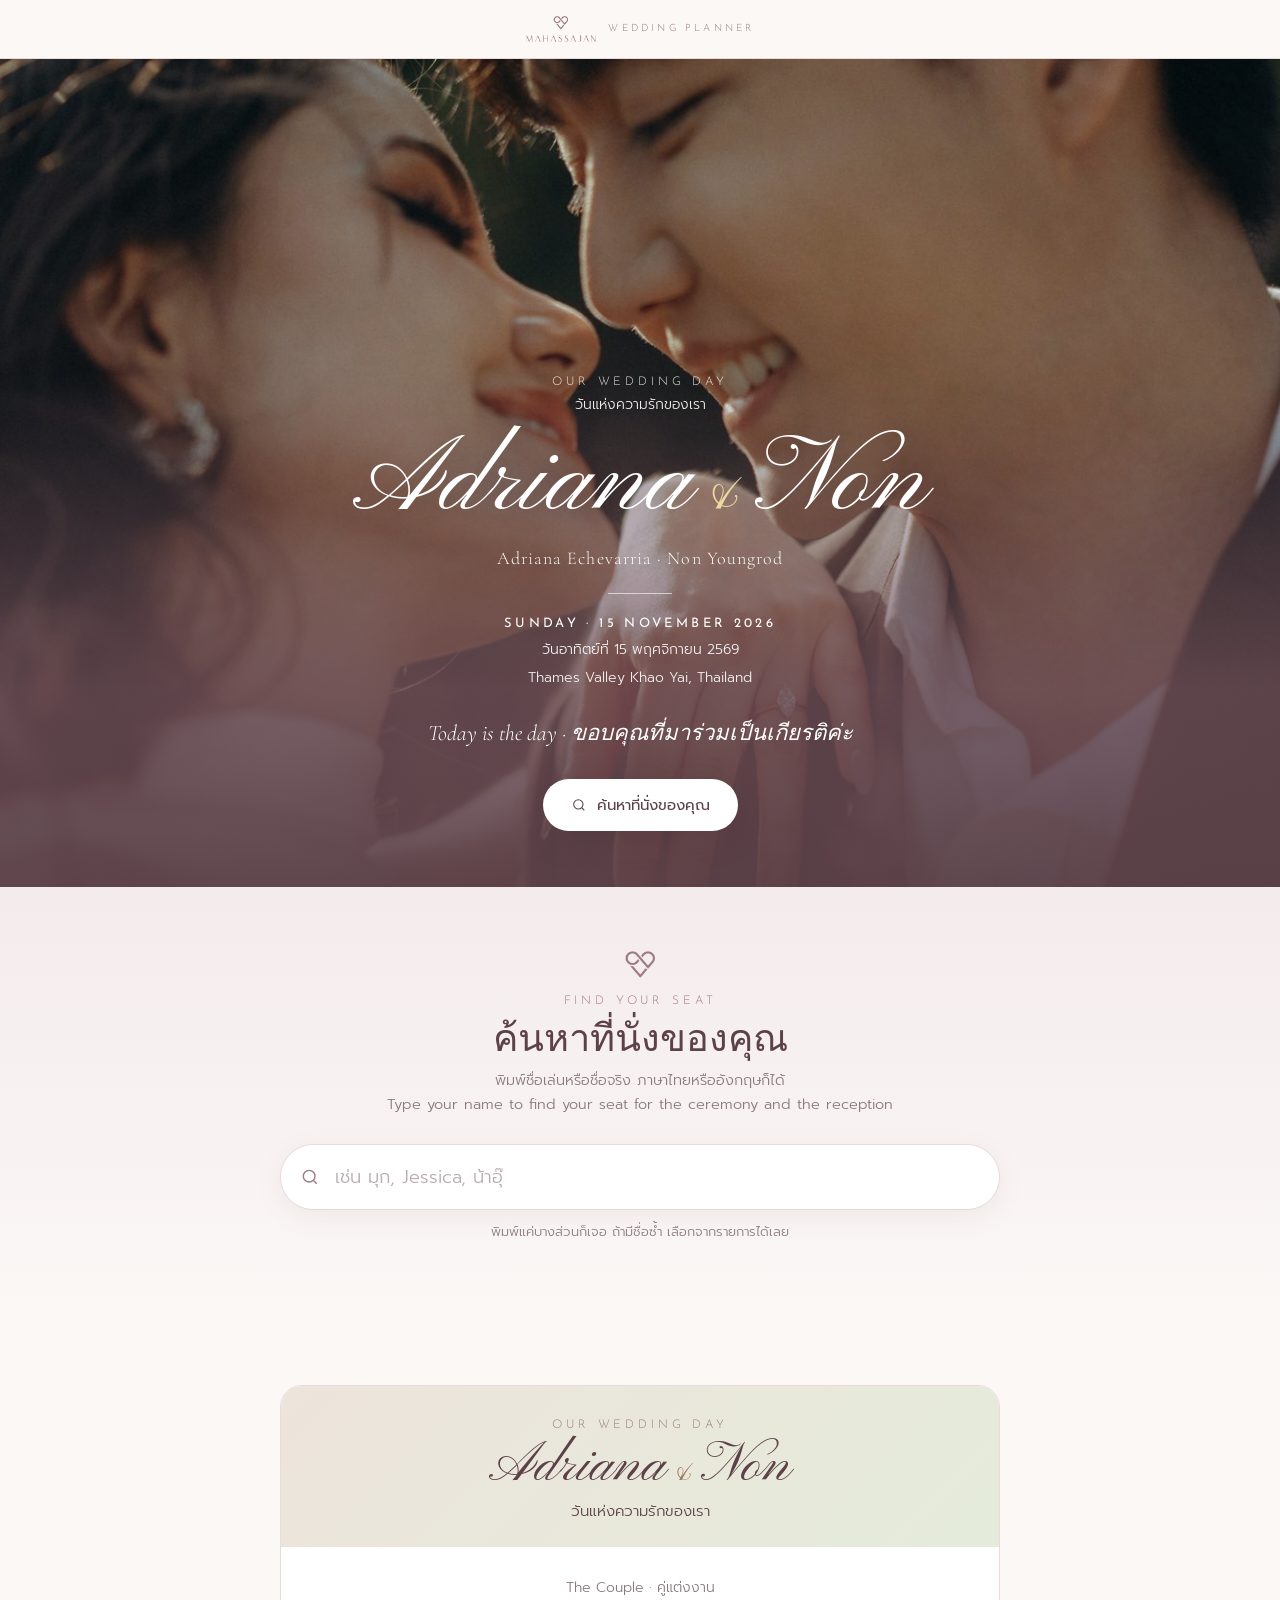
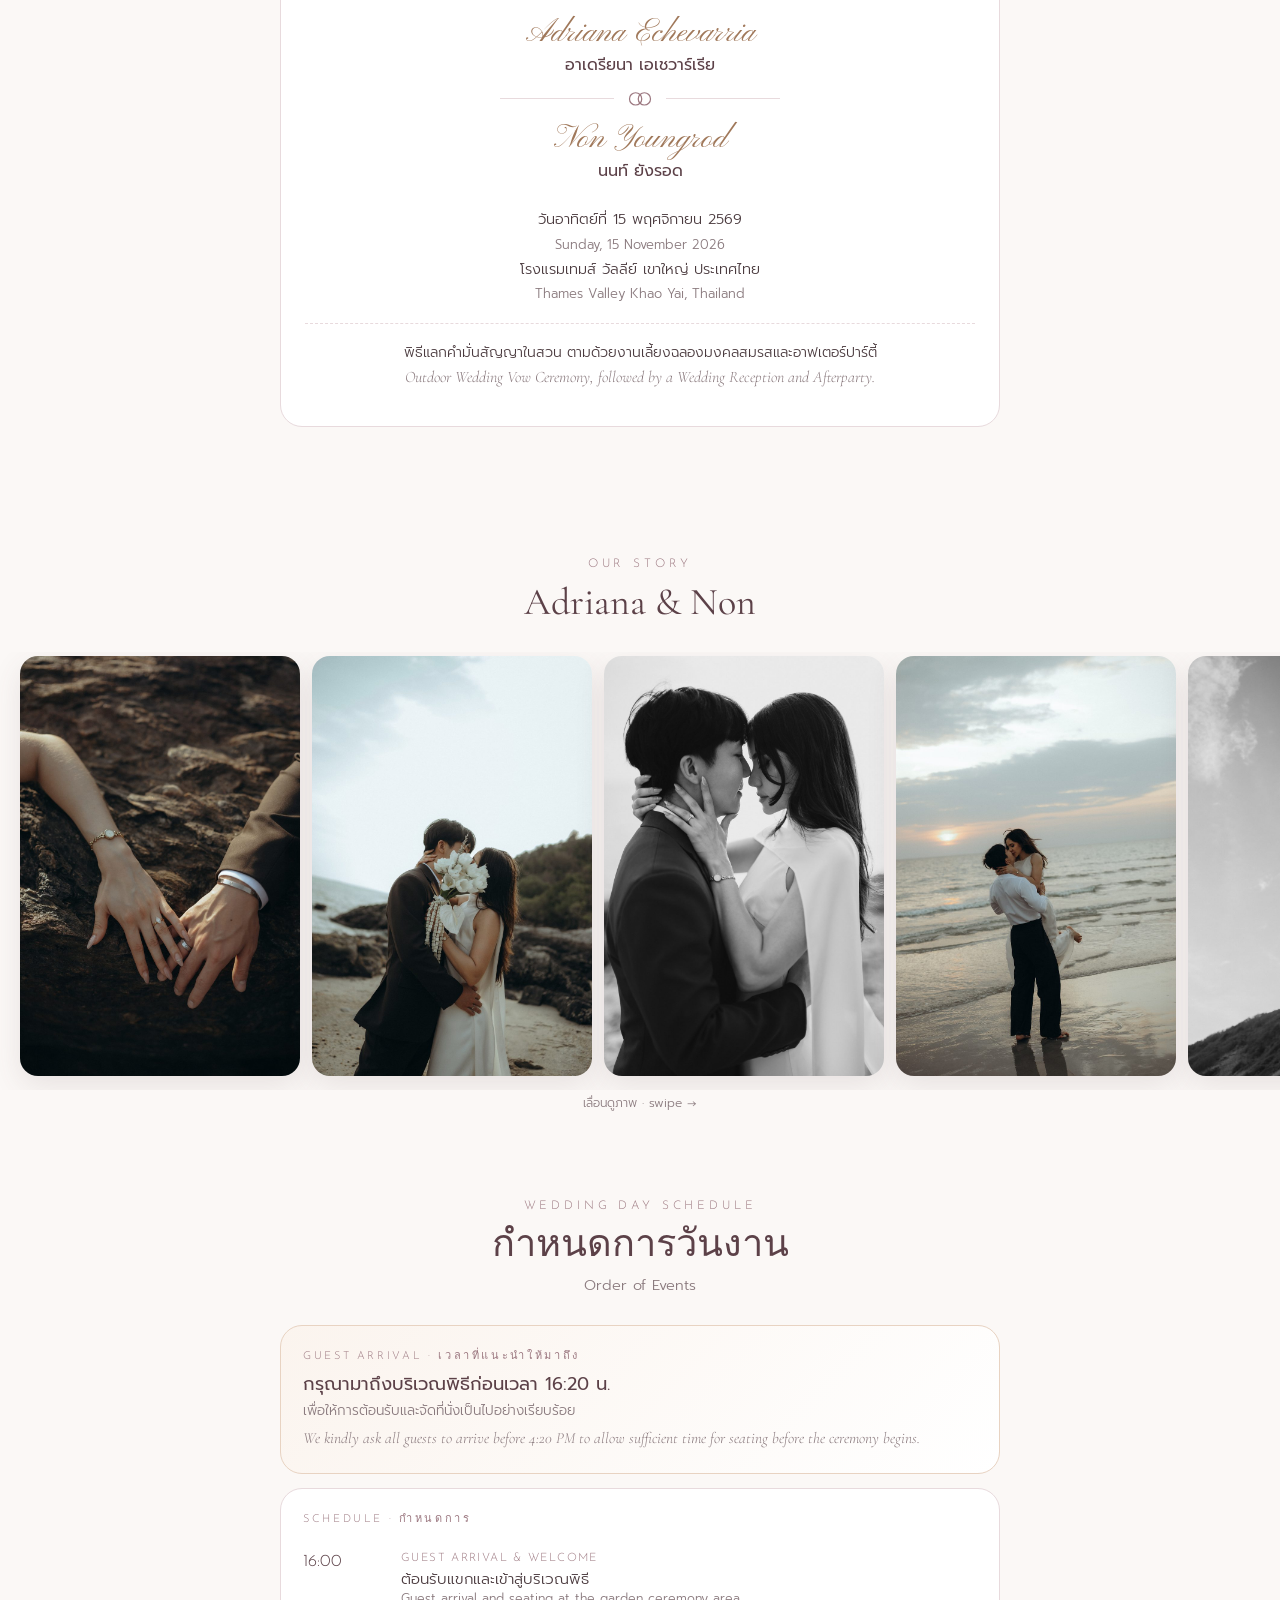
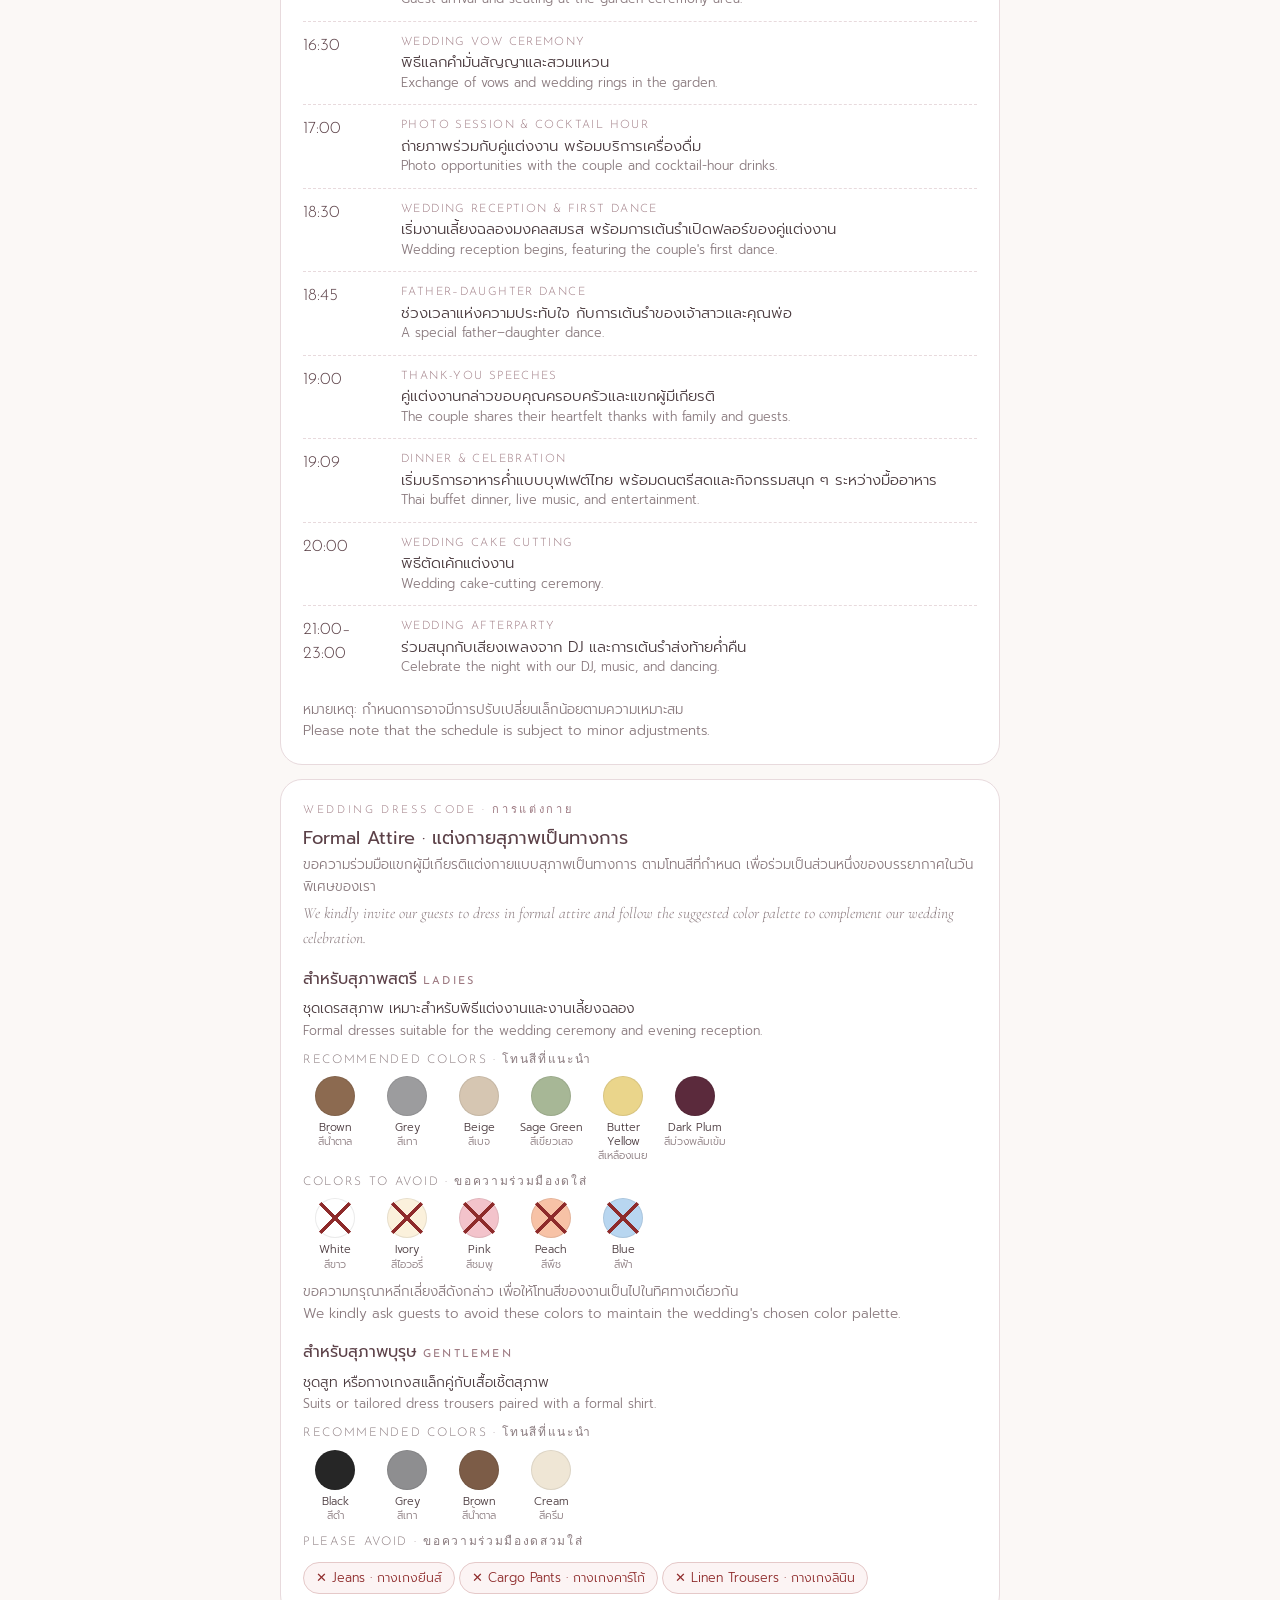
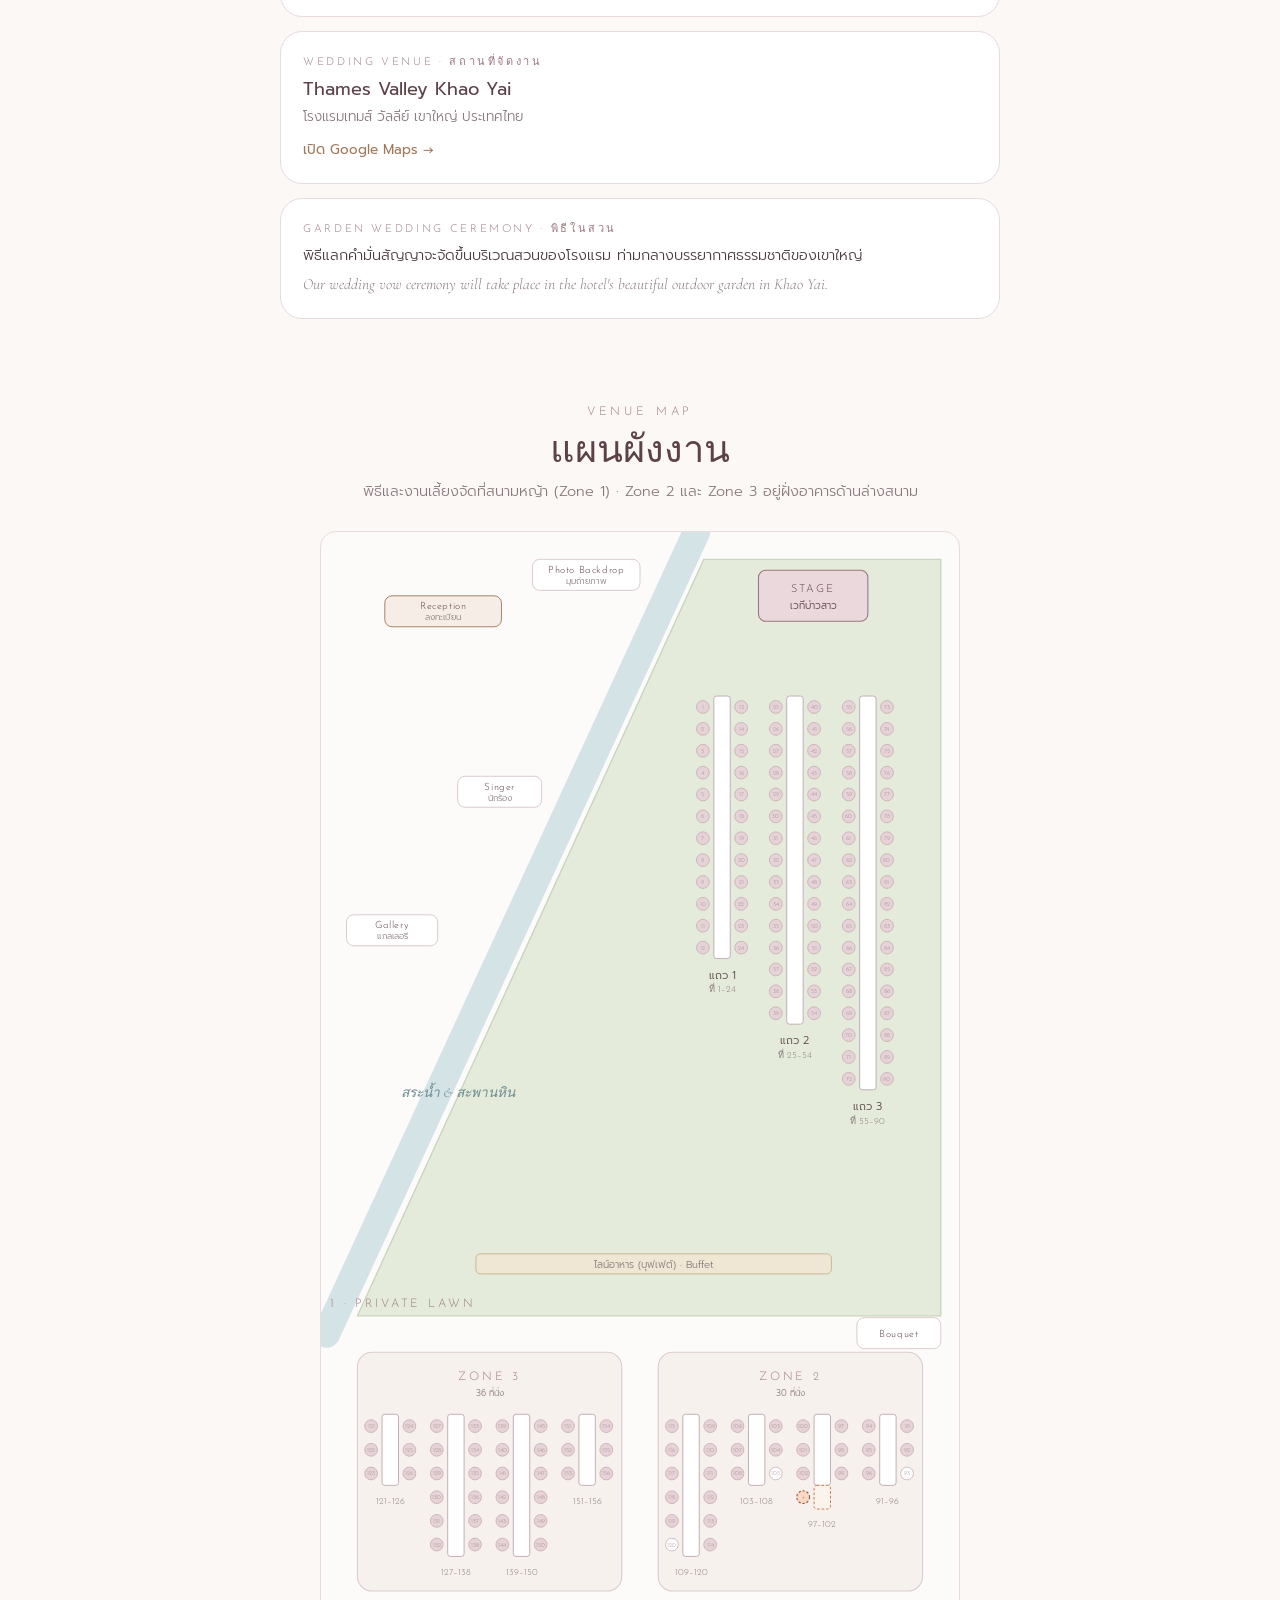
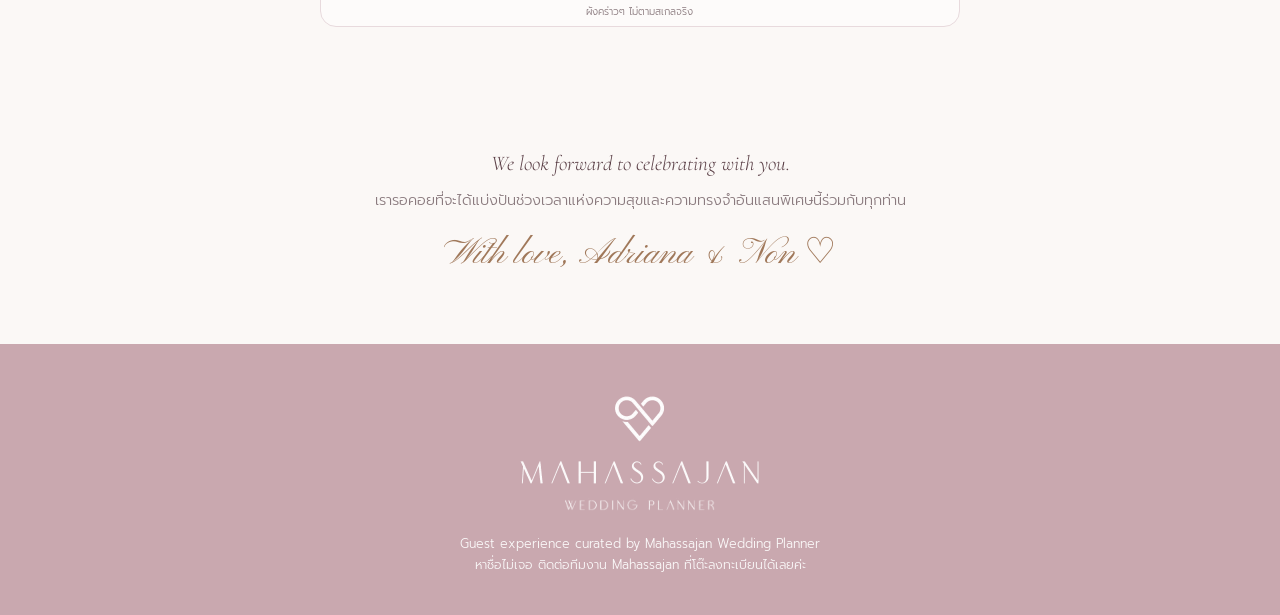
<file: index.html>
<!DOCTYPE html>
<html lang="th">
<head>
<meta charset="utf-8">
<meta name="viewport" content="width=device-width, initial-scale=1">
<title>Adriana &amp; Non · Wedding Guest Guide by Mahassajan</title>
<meta name="description" content="Adriana & Non · Sunday 15 November 2026 · Thames Valley Khao Yai — การ์ดออนไลน์และค้นหาที่นั่ง">
<meta property="og:title" content="Adriana & Non · 15 November 2026">
<meta property="og:description" content="Thames Valley Khao Yai · ค้นหาที่นั่งของคุณ">
<meta property="og:image" content="img/an-0010.jpg">
<link rel="preconnect" href="https://fonts.googleapis.com">
<link rel="preconnect" href="https://fonts.gstatic.com" crossorigin>
<link href="https://fonts.googleapis.com/css2?family=Josefin+Sans:wght@200;300;400;600&family=Pinyon+Script&family=Prompt:wght@200;300;400;500&family=Cormorant+Garamond:ital,wght@0,400;0,500;1,400&display=swap" rel="stylesheet">
<style>
:root{
  --mauve:#C9A8AF;      /* Mahassajan CI */
  --mauve-deep:#9C7880;
  --plum:#5C4148;
  --ink:#4A3A3E;
  --muted:#8A7A7E;
  --ivory:#FBF8F6;
  --blush:#F4EBEC;
  --line:#E8DADD;
  --accent:#A0785A;     /* couple's palette: brown */
  --sage:#A9B89A;       /* couple's palette: sage green */
  --butter:#EAD9A2;
  --radius:22px;
}
*{box-sizing:border-box;margin:0;padding:0}
html{scroll-behavior:smooth}
body{font-family:'Prompt',sans-serif;font-weight:300;color:var(--ink);background:var(--ivory);-webkit-font-smoothing:antialiased;line-height:1.6}
img{display:block;max-width:100%}
.wrap{max-width:760px;margin:0 auto;padding:0 20px}
.eyebrow{font-family:'Josefin Sans',sans-serif;font-weight:300;letter-spacing:.32em;text-transform:uppercase;font-size:12px}

.topbar{display:flex;align-items:center;justify-content:center;gap:12px;padding:16px 20px;background:var(--ivory);border-bottom:1px solid var(--line)}
.topbar img{height:26px}
.topbar span{font-size:10px;color:var(--mauve-deep)}

/* hero */
.hero{position:relative;min-height:92vh;display:flex;align-items:flex-end;justify-content:center;color:#fff;text-align:center;overflow:hidden}
.hero>img{position:absolute;inset:0;width:100%;height:100%;object-fit:cover;object-position:center 22%}
.hero::after{content:"";position:absolute;inset:0;background:linear-gradient(180deg,rgba(92,65,72,0) 0%,rgba(92,65,72,.12) 38%,rgba(110,78,86,.80) 76%,rgba(92,65,72,.95) 100%)}
.hero-in{position:relative;z-index:1;padding:0 20px 56px;max-width:640px}
.hero .eyebrow{color:#fff;opacity:.9}
.hero h1{font-family:'Pinyon Script',cursive;font-weight:400;font-size:clamp(60px,14vw,108px);line-height:1;margin:14px 0 6px;text-shadow:0 2px 24px rgba(60,40,45,.35)}
.hero h1 .amp{font-size:.6em;color:var(--butter);padding:0 .1em}
.hero .names{font-family:'Cormorant Garamond',serif;font-size:18px;letter-spacing:.06em;opacity:.95}
.hero .rule{width:64px;height:1px;background:rgba(255,255,255,.6);margin:20px auto}
.hero .when{font-family:'Josefin Sans';font-weight:400;letter-spacing:.26em;font-size:13px;text-transform:uppercase}
.hero .when-th{font-size:14px;opacity:.92;margin-top:4px}
.hero .where{font-size:14px;opacity:.9;margin-top:6px}
.countdown{display:flex;justify-content:center;gap:10px;margin-top:26px}
.cd{min-width:74px;padding:12px 8px 10px;border-radius:16px;background:rgba(255,255,255,.14);border:1px solid rgba(255,255,255,.35);backdrop-filter:blur(6px);-webkit-backdrop-filter:blur(6px)}
.cd b{display:block;font-family:'Josefin Sans',sans-serif;font-weight:300;font-size:34px;line-height:1.1;font-variant-numeric:tabular-nums}
.cd span{display:block;font-size:12px;opacity:.95;margin-top:2px}
.cd small{display:block;font-family:'Josefin Sans',sans-serif;letter-spacing:.18em;text-transform:uppercase;font-size:9px;opacity:.75}
.cd-done{display:none;margin-top:26px;font-family:'Cormorant Garamond',serif;font-style:italic;font-size:22px}
@media (max-width:400px){.cd{min-width:64px}.cd b{font-size:28px}}
.hero .cta{display:inline-flex;align-items:center;gap:10px;margin-top:28px;background:#fff;color:var(--plum);text-decoration:none;padding:14px 28px;border-radius:999px;font-weight:400;font-size:15px;box-shadow:0 8px 30px rgba(60,40,45,.25)}
.hero .cta svg{width:16px;height:16px}

section{padding:64px 0}
.sec-head{text-align:center;margin-bottom:28px}
.sec-head .eyebrow{color:var(--mauve-deep)}
.sec-head h2{font-family:'Cormorant Garamond',serif;font-weight:400;font-size:38px;color:var(--plum);line-height:1.15;margin-top:6px}
.sec-head p{color:var(--muted);font-size:14.5px;margin-top:8px}
.heart-div{width:30px;margin:0 auto 14px;opacity:.9}

/* finder */
#finder{background:linear-gradient(180deg,var(--blush),var(--ivory))}
.search{position:relative}
.search input{width:100%;font-family:'Prompt';font-weight:300;font-size:18px;color:var(--ink);padding:18px 52px 18px 54px;border-radius:999px;border:1.5px solid var(--line);background:#fff;outline:none;transition:border-color .2s, box-shadow .2s;box-shadow:0 6px 24px rgba(156,120,128,.10);-webkit-appearance:none}
.search input:focus{border-color:var(--mauve);box-shadow:0 0 0 5px rgba(201,168,175,.25)}
.search input::placeholder{color:#B9AAAD}
.search .ico{position:absolute;left:20px;top:50%;transform:translateY(-50%);width:20px;height:20px;color:var(--mauve-deep)}
.search .clear{position:absolute;right:14px;top:50%;transform:translateY(-50%);width:30px;height:30px;border-radius:50%;border:0;background:var(--blush);color:var(--plum);font-size:16px;cursor:pointer;display:none}
.hint{font-size:13px;color:var(--muted);text-align:center;margin-top:12px}
.matches{list-style:none;margin-top:14px;display:grid;gap:8px}
.matches li button{width:100%;display:flex;justify-content:space-between;align-items:center;gap:12px;text-align:left;background:#fff;border:1px solid var(--line);border-radius:16px;padding:13px 18px;font-family:'Prompt';font-weight:300;font-size:16px;color:var(--ink);cursor:pointer;transition:background .15s,border-color .15s}
.matches li button:hover{background:var(--blush);border-color:var(--mauve)}
.matches .tag{font-family:'Josefin Sans';font-size:12px;letter-spacing:.12em;text-transform:uppercase;color:var(--mauve-deep);white-space:nowrap;text-align:right}
.matches .sub{display:block;font-size:12.5px;color:var(--muted)}
.empty{text-align:center;color:var(--muted);font-size:14px;margin-top:16px;background:#fff;border:1px dashed var(--line);border-radius:16px;padding:16px}

.result{margin-top:22px;background:#fff;border:1px solid var(--line);border-radius:var(--radius);padding:26px 20px 22px;box-shadow:0 14px 40px rgba(156,120,128,.12);display:none;animation:rise .35s ease}
@keyframes rise{from{opacity:0;transform:translateY(8px)}to{opacity:1;transform:none}}
.result .who{text-align:center}
.result .who .eyebrow{color:var(--mauve-deep);font-size:11px}
.result .who h3{font-weight:400;font-size:28px;color:var(--plum);margin-top:4px;line-height:1.3}
.part{margin-top:20px;border:1px solid var(--line);border-radius:18px;padding:16px 14px 14px;background:var(--ivory)}
.part-h{display:flex;justify-content:space-between;align-items:baseline;gap:8px;flex-wrap:wrap}
.part-h b{font-weight:400;color:var(--plum);font-size:16px}
.part-h span{font-family:'Josefin Sans';letter-spacing:.16em;font-size:11.5px;color:var(--mauve-deep);text-transform:uppercase}
.chips{display:flex;justify-content:center;gap:8px;margin:14px 0 8px}
.chip{flex:1;min-width:0;max-width:150px;border-radius:16px;padding:10px 6px;text-align:center}
.chip small{display:block;font-family:'Josefin Sans';letter-spacing:.2em;text-transform:uppercase;font-size:10px;opacity:.88}
.chip strong{display:block;font-family:'Josefin Sans';font-weight:400;font-size:28px;line-height:1.15;letter-spacing:.03em}
.chip.t{background:var(--plum);color:#fff}
.chip.s{background:var(--mauve);color:#fff}
.chip.a{background:var(--accent);color:#fff}
.chip strong.th{font-family:'Prompt';font-size:21px;font-weight:400;line-height:1.1;padding-top:2px}
.seat-desc{text-align:center;color:var(--muted);font-size:13.5px;line-height:1.55}
.none{text-align:center;color:var(--muted);font-size:13.5px;padding:6px 4px}
.pending{display:none;margin-top:10px;background:#FFF4EC;border:1px dashed #D9A07C;color:#9A4E27;border-radius:12px;padding:9px 12px;font-size:13px;text-align:center}
.tbc{display:inline-block;font-size:11px;font-family:'Josefin Sans';letter-spacing:.1em;background:#FFF4EC;color:#9A4E27;border:1px solid #EBC3A8;border-radius:999px;padding:1px 8px;margin-left:6px;vertical-align:3px}
.mates li.xtra{border:1px dashed #D9A07C;background:#FFF8F2}
.mates li.xtra b{background:#E9B898}
.staff-note{display:none;margin-top:12px;background:#FFF6EF;border:1px solid #F1D9C6;color:#8A4D2C;border-radius:12px;padding:10px 14px;font-size:13.5px}
.tabs{display:flex;background:var(--blush);border-radius:999px;padding:4px;margin:14px 0 12px}
.tabs button{flex:1;border:0;background:transparent;border-radius:999px;padding:9px 6px;font-family:'Prompt';font-size:14px;color:var(--plum);cursor:pointer;font-weight:300}
.tabs button.on{background:#fff;box-shadow:0 2px 10px rgba(92,65,72,.12);font-weight:400}
.tabs button small{display:block;font-size:11px;color:var(--muted)}

.plan-box{border-radius:16px;border:1px solid var(--line);background:#FDFBFA;overflow:hidden}
.plan-box svg{display:block;width:100%;height:auto}
.legend{display:flex;flex-wrap:wrap;justify-content:center;gap:14px;font-size:12px;color:var(--muted);margin-top:10px}
.legend i{display:inline-block;width:10px;height:10px;border-radius:50%;margin-right:5px;vertical-align:-1px}

.mates{list-style:none;display:grid;grid-template-columns:repeat(auto-fill,minmax(150px,1fr));gap:8px}
.mates li small{color:var(--muted);font-size:11px}
.mates li{background:#fff;border:1px solid var(--line);border-radius:12px;padding:8px 12px;font-size:14px;display:flex;gap:10px;align-items:center}
.mates li b{font-family:'Josefin Sans';font-weight:400;font-size:11px;color:#fff;background:var(--mauve);border-radius:50%;width:28px;height:28px;display:grid;place-items:center;flex:none}
.mates li.me{background:var(--plum);color:#fff;border-color:var(--plum)}
.mates li.me b{background:#fff;color:var(--plum)}
.mates li.vacant{color:#C2B4B7;border-style:dashed}
.mates .side-h{grid-column:1/-1;font-size:12px;color:var(--muted);font-family:'Josefin Sans';letter-spacing:.16em;text-transform:uppercase;background:none;border:0;padding:4px 2px 0}

/* invitation */
.invite{background:#fff;border:1px solid var(--line);border-radius:var(--radius);overflow:hidden}
.invite .band{background:linear-gradient(135deg,#EDE4DC,#E4EBDA);padding:30px 20px 24px;text-align:center}
.invite .band .eyebrow{color:var(--mauve-deep)}
.invite .band .sc{font-family:'Pinyon Script',cursive;font-size:56px;color:var(--plum);line-height:1.15}
.invite .band .sc span{color:var(--accent);font-size:.62em;padding:0 .12em}
.invite .band .th{font-size:15px;color:var(--plum)}
.invite .txt{padding:30px 24px 36px;text-align:center}
.invite .lead{color:var(--muted);font-size:14px;margin-bottom:14px}
.couple .en{font-family:'Pinyon Script',cursive;font-size:32px;color:var(--accent);line-height:1.25}
.couple .th{font-size:16px;color:var(--plum);font-weight:400}
.rings{display:flex;align-items:center;gap:12px;justify-content:center;margin:12px auto;max-width:280px}
.rings::before,.rings::after{content:"";flex:1;height:1px;background:var(--line)}
.rings svg{width:28px;color:var(--mauve-deep)}
.invite .meta{margin-top:22px;font-size:14.5px;color:var(--ink);line-height:1.8}
.invite .meta small{display:block;color:var(--muted);font-size:13px}
.invite .fmt{margin-top:18px;padding-top:18px;border-top:1px dashed var(--line);font-size:14px;color:var(--ink)}
.invite .fmt small{display:block;color:var(--muted);font-size:13px;font-family:'Cormorant Garamond',serif;font-style:italic;font-size:16px}

/* gallery */
#story{padding-left:0;padding-right:0}
.gallery{display:flex;gap:12px;overflow-x:auto;scroll-snap-type:x mandatory;padding:4px 20px 14px;-webkit-overflow-scrolling:touch}
.gallery img{height:420px;width:auto;aspect-ratio:2/3;border-radius:18px;scroll-snap-align:center;flex:none;object-fit:cover;box-shadow:0 10px 30px rgba(92,65,72,.12)}
.gallery::-webkit-scrollbar{height:6px}.gallery::-webkit-scrollbar-thumb{background:var(--line);border-radius:3px}
.swipe{text-align:center;font-size:12px;color:var(--muted);margin-top:4px}

/* cards */
.cards{display:grid;grid-template-columns:1fr 1fr;gap:14px}
.card{background:#fff;border:1px solid var(--line);border-radius:var(--radius);padding:22px;text-decoration:none;color:inherit;display:block;transition:transform .15s,box-shadow .15s}
a.card:hover{transform:translateY(-2px);box-shadow:0 12px 30px rgba(156,120,128,.15)}
.card .k{font-family:'Josefin Sans';letter-spacing:.24em;text-transform:uppercase;font-size:11px;color:var(--mauve-deep)}
.card h4{font-weight:400;font-size:18px;color:var(--plum);margin:6px 0 4px;line-height:1.35}
.card p{font-size:13.5px;color:var(--muted)}
.card p.en{font-family:'Cormorant Garamond',serif;font-style:italic;font-size:15.5px;margin-top:4px}
.card .go{margin-top:12px;font-size:13.5px;color:var(--accent);font-weight:400}
.card.wide{grid-column:1/-1}
.card.hl{background:linear-gradient(135deg,#FBF4EE,#fff);border-color:#E8D3C2}
.tl{list-style:none;margin-top:10px}
.tl li{display:grid;grid-template-columns:86px 1fr;gap:12px;padding:12px 0;border-bottom:1px dashed var(--line)}
.tl li:last-child{border-bottom:0}
.tl .t{font-family:'Josefin Sans';font-size:17px;color:var(--plum);line-height:1.4}
.tl .t2{font-size:15px;color:var(--ink);line-height:1.5}
.tl .t2 em{font-style:normal;display:block;font-family:'Josefin Sans';font-size:11.5px;letter-spacing:.12em;text-transform:uppercase;color:var(--mauve-deep)}
.tl .t2 small{display:block;color:var(--muted);font-size:12.5px}
.fine{font-size:12.5px;color:var(--muted);margin-top:10px}

/* dress code */
.dc-group{margin-top:16px}
.dc-group h5{font-weight:400;font-size:16px;color:var(--plum)}
.dc-group h5 span{font-family:'Josefin Sans';letter-spacing:.2em;text-transform:uppercase;font-size:11px;color:var(--mauve-deep);margin-left:6px}
.dc-sub{font-size:12px;color:var(--muted);margin:10px 0 6px;font-family:'Josefin Sans';letter-spacing:.14em;text-transform:uppercase}
.sw{display:flex;flex-wrap:wrap;gap:10px 8px}
.sw div{width:64px;text-align:center;font-size:11px;line-height:1.3;color:var(--ink)}
.sw i{display:block;width:40px;height:40px;border-radius:50%;margin:0 auto 5px;border:1px solid rgba(0,0,0,.08);position:relative}
.sw.no i::after{content:"";position:absolute;inset:-2px;background:linear-gradient(45deg,transparent 47%,#8E2B2B 47%,#8E2B2B 53%,transparent 53%),linear-gradient(-45deg,transparent 47%,#8E2B2B 47%,#8E2B2B 53%,transparent 53%);border-radius:50%}
.sw small{display:block;color:var(--muted);font-size:10.5px}
.pill{display:inline-block;border:1px solid var(--line);border-radius:999px;padding:5px 12px;font-size:12.5px;margin:4px 4px 0 0;color:var(--ink)}
.pill.no{border-color:#E5C9C9;color:#8E2B2B;background:#FCF4F4}
.dc-style{font-size:14px;color:var(--ink);margin-top:6px}
.dc-style small{display:block;color:var(--muted);font-size:12.5px}
.dc-card{margin-top:16px;display:flex;justify-content:center}
.dc-card img{width:min(320px,100%);border-radius:14px;border:1px solid var(--line);cursor:zoom-in}

/* venue map */
#venue-map .plan-box{max-width:640px;margin:0 auto}
.staff-tools{display:none;margin-top:18px;text-align:center}
.staff-tools a{display:inline-flex;gap:8px;align-items:center;background:var(--plum);color:#fff;text-decoration:none;border-radius:999px;padding:12px 22px;font-size:14.5px}
.staff-tools p{font-size:12px;color:var(--muted);margin-top:8px}
body.staff .staff-tools{display:block}

.closing{text-align:center;padding:56px 20px 20px}
.closing p{font-family:'Cormorant Garamond',serif;font-style:italic;font-size:21px;color:var(--plum)}
.closing .th{font-family:'Prompt';font-style:normal;font-size:14.5px;color:var(--muted);margin-top:8px}
.closing .sig{font-family:'Pinyon Script',cursive;font-style:normal;font-size:36px;color:var(--accent);margin-top:14px}

footer{background:var(--mauve);color:#fff;text-align:center;padding:52px 20px 40px;margin-top:40px}
footer img.logo{width:min(240px,62vw);margin:0 auto}
footer img.tl2{width:150px;margin:14px auto 0;opacity:.95}
footer p{font-size:12.5px;opacity:.92;margin-top:22px;line-height:1.7}

@media (max-width:560px){
  .cards{grid-template-columns:1fr}
  .gallery img{height:340px}
  .sec-head h2{font-size:32px}
  .closing .sig{font-size:28px}
  .chip small{letter-spacing:.12em;font-size:9.5px}
  .chip strong{font-size:24px}
}
</style>
<link rel="stylesheet" href="plans.css">
</head>
<body>

<header class="topbar">
  <img src="img/logo-mauve.png" alt="Mahassajan">
  <span class="eyebrow">Wedding Planner</span>
</header>

<section class="hero" style="padding:0">
  <img src="img/an-0010.jpg" alt="Adriana & Non pre-wedding">
  <div class="hero-in">
    <div class="eyebrow">Our Wedding Day</div>
    <div class="when-th" style="margin-top:2px">วันแห่งความรักของเรา</div>
    <h1>Adriana<span class="amp">&amp;</span>Non</h1>
    <div class="names">Adriana Echevarria · Non Youngrod</div>
    <div class="rule"></div>
    <div class="when">Sunday · 15 November 2026</div>
    <div class="when-th">วันอาทิตย์ที่ 15 พฤศจิกายน 2569</div>
    <div class="where">Thames Valley Khao Yai, Thailand</div>
    <div class="countdown" id="countdown" aria-live="polite">
      <div class="cd"><b id="cd-d">0</b><span>วัน<small>Days</small></span></div>
      <div class="cd"><b id="cd-h">00</b><span>ชั่วโมง<small>Hours</small></span></div>
      <div class="cd"><b id="cd-m">00</b><span>นาที<small>Minutes</small></span></div>
      <div class="cd"><b id="cd-s">00</b><span>วินาที<small>Seconds</small></span></div>
    </div>
    <div class="cd-done" id="cd-done">Today is the day · ขอบคุณที่มาร่วมเป็นเกียรติค่ะ</div>
    <a class="cta" href="#finder">
      <svg viewBox="0 0 24 24" fill="none" stroke="currentColor" stroke-width="1.6"><circle cx="11" cy="11" r="7"/><path d="m20 20-3.5-3.5"/></svg>
      ค้นหาที่นั่งของคุณ
    </a>
  </div>
</section>

<!-- FIND YOUR SEAT -->
<section id="finder">
  <div class="wrap">
    <div class="sec-head">
      <img class="heart-div" src="img/heart-mauve.png" alt="">
      <div class="eyebrow">Find your seat</div>
      <h2>ค้นหาที่นั่งของคุณ</h2>
      <p>พิมพ์ชื่อเล่นหรือชื่อจริง ภาษาไทยหรืออังกฤษก็ได้<br>Type your name to find your seat for the ceremony and the reception</p>
    </div>
    <div class="search">
      <svg class="ico" viewBox="0 0 24 24" fill="none" stroke="currentColor" stroke-width="1.6"><circle cx="11" cy="11" r="7"/><path d="m20 20-3.5-3.5"/></svg>
      <input id="q" type="search" autocomplete="off" placeholder="เช่น มุก, Jessica, น้าอุ๊" aria-label="ค้นหาชื่อแขก">
      <button class="clear" id="clear" aria-label="ล้าง">✕</button>
    </div>
    <div class="hint" id="hint">พิมพ์แค่บางส่วนก็เจอ ถ้ามีชื่อซ้ำ เลือกจากรายการได้เลย</div>
    <ul class="matches" id="matches"></ul>
    <div class="empty" id="empty" style="display:none">ยังไม่พบชื่อนี้ ลองพิมพ์ชื่อเล่น ชื่อจริง หรือชื่อภาษาอังกฤษอีกครั้ง<br>หรือติดต่อทีม Mahassajan ที่โต๊ะลงทะเบียนได้เลยค่ะ<br><small>Can't find your name? Please ask our team at the reception table.</small></div>

    <div class="result" id="result">
      <div class="who">
        <div class="eyebrow">Welcome</div>
        <h3 id="r-name"></h3>
      </div>

      <div class="part" id="p-cer">
        <div class="part-h"><b>พิธีแลกคำมั่นสัญญา</b><span>Vow Ceremony · 16:30</span></div>
        <div id="cer-yes">
          <div class="chips">
            <div class="chip t"><small>Side · ฝั่ง</small><strong class="th" id="c-side"></strong></div>
            <div class="chip s"><small>Row · แถว</small><strong id="c-row"></strong></div>
            <div class="chip a"><small>Seat · ตัวที่</small><strong id="c-pos"></strong></div>
          </div>
          <div class="seat-desc" id="c-desc"></div>
        </div>
        <div class="none" id="cer-no">พิธีในสวนเป็นที่นั่งอิสระ เชิญนั่งในที่นั่งที่ว่างได้เลยค่ะ<br><small>Open seating — please take any available seat for the ceremony.</small></div>
      </div>

      <div class="part" id="p-rec">
        <div class="part-h"><b>งานเลี้ยงฉลองมงคลสมรส</b><span>Reception · 18:30</span></div>
        <div class="chips">
          <div class="chip t"><small>Zone · โซน</small><strong id="r-zone"></strong></div>
          <div class="chip s" id="r-row-chip"><small>Row · แถว</small><strong id="r-row"></strong></div>
          <div class="chip a" id="r-seat-chip"><small>Seat · ที่นั่ง</small><strong id="r-seat"></strong></div>
        </div>
        <div class="seat-desc" id="r-desc"></div>
        <div class="pending" id="r-pending">ที่นั่งเสริมหัวโต๊ะ · โรงแรมเพิ่มให้ (ไม่มีเลขที่นั่ง)<br><small>Extra seat at the end of the table, added by the hotel.</small></div>
        <div class="pending" id="r-diet" style="border-color:#A7B796;background:#F2F6EE;color:#56683F">🌱 เมนูอาหาร Vegan · Your vegan meal is noted</div>
        <div class="pending" id="r-tbc">ชื่อนี้มีมากกว่า 1 ท่าน · TBC รอบ่าวสาวยืนยันอีกครั้ง</div>
      </div>
      <div class="staff-note" id="r-note"></div>

      <div class="tabs" id="tabs">
        <button data-tab="cer">ผังพิธี<small>Ceremony</small></button>
        <button data-tab="rec">ผังงานเลี้ยง<small>Reception</small></button>
        <button data-tab="mates">ใครนั่งโต๊ะเดียวกัน<small id="r-count"></small></button>
      </div>
      <div id="tab-cer"><div class="plan-box" id="cer-box"></div>
        <div class="legend"><span><i style="background:var(--accent)"></i>ที่นั่งของคุณ · Your seat</span><span><i style="background:#EAD8DC;border-radius:2px"></i>เวทีบ่าวสาว</span></div></div>
      <div id="tab-rec"><div class="plan-box" id="rec-box"></div>
        <div class="legend"><span><i style="background:var(--accent)"></i>ที่นั่งของคุณ · Your seat</span><span><i style="background:var(--plum)"></i>โต๊ะของคุณ · Your table</span><span><i style="background:#FBEDE4;border:1px dashed #C8734A"></i>ที่นั่งเสริมหัวโต๊ะ</span></div></div>
      <div id="tab-mates"><ul class="mates" id="mates"></ul></div>
    </div>
  </div>
</section>

<!-- INVITATION -->
<section id="invite">
  <div class="wrap">
    <div class="invite">
      <div class="band">
        <div class="eyebrow">Our Wedding Day</div>
        <div class="sc">Adriana<span>&amp;</span>Non</div>
        <div class="th">วันแห่งความรักของเรา</div>
      </div>
      <div class="txt">
        <div class="lead">The Couple · คู่แต่งงาน</div>
        <div class="couple">
          <div class="en">Adriana Echevarria</div>
          <div class="th">อาเดรียนา เอเชวาร์เรีย</div>
          <div class="rings"><svg viewBox="0 0 32 18" fill="none" stroke="currentColor" stroke-width="1.4"><circle cx="11" cy="9" r="7"/><circle cx="21" cy="9" r="7"/></svg></div>
          <div class="en">Non Youngrod</div>
          <div class="th">นนท์ ยังรอด</div>
        </div>
        <div class="meta">
          วันอาทิตย์ที่ 15 พฤศจิกายน 2569<small>Sunday, 15 November 2026</small>
          โรงแรมเทมส์ วัลลีย์ เขาใหญ่ ประเทศไทย<small>Thames Valley Khao Yai, Thailand</small>
        </div>
        <div class="fmt">พิธีแลกคำมั่นสัญญาในสวน ตามด้วยงานเลี้ยงฉลองมงคลสมรสและอาฟเตอร์ปาร์ตี้
          <small>Outdoor Wedding Vow Ceremony, followed by a Wedding Reception and Afterparty.</small></div>
      </div>
    </div>
  </div>
</section>

<!-- GALLERY -->
<section id="story">
  <div class="sec-head wrap">
    <div class="eyebrow">Our story</div>
    <h2>Adriana &amp; Non</h2>
  </div>
  <div class="gallery">
    <img src="img/an-0018.jpg" alt="" loading="lazy">
    <img src="img/an-0053.jpg" alt="" loading="lazy">
    <img src="img/an-0065.jpg" alt="" loading="lazy">
    <img src="img/an-0103.jpg" alt="" loading="lazy">
    <img src="img/an-0077.jpg" alt="" loading="lazy">
    <img src="img/an-0097.jpg" alt="" loading="lazy">
    <img src="img/an-0099.jpg" alt="" loading="lazy">
    <img src="img/an-0102.jpg" alt="" loading="lazy">
    <img src="img/an-0104.jpg" alt="" loading="lazy">
    <img src="img/an-0126.jpg" alt="" loading="lazy">
    <img src="img/an-0130.jpg" alt="" loading="lazy">
    <img src="img/an-0148.jpg" alt="" loading="lazy">
    <img src="img/an-0158.jpg" alt="" loading="lazy">
  </div>
  <div class="swipe">เลื่อนดูภาพ · swipe →</div>
</section>

<!-- DETAILS -->
<section id="details" style="padding-top:20px">
  <div class="wrap">
    <div class="sec-head">
      <div class="eyebrow">Wedding day schedule</div>
      <h2>กำหนดการวันงาน</h2>
      <p>Order of Events</p>
    </div>
    <div class="cards">
      <div class="card wide hl">
        <div class="k">Guest arrival · เวลาที่แนะนำให้มาถึง</div>
        <h4>กรุณามาถึงบริเวณพิธีก่อนเวลา 16:20 น.</h4>
        <p>เพื่อให้การต้อนรับและจัดที่นั่งเป็นไปอย่างเรียบร้อย</p>
        <p class="en">We kindly ask all guests to arrive before 4:20 PM to allow sufficient time for seating before the ceremony begins.</p>
      </div>
      <div class="card wide">
        <div class="k">Schedule · กำหนดการ</div>
        <ul class="tl">
          <li><span class="t">16:00</span><span class="t2"><em>Guest Arrival &amp; Welcome</em>ต้อนรับแขกและเข้าสู่บริเวณพิธี<small>Guest arrival and seating at the garden ceremony area.</small></span></li>
          <li><span class="t">16:30</span><span class="t2"><em>Wedding Vow Ceremony</em>พิธีแลกคำมั่นสัญญาและสวมแหวน<small>Exchange of vows and wedding rings in the garden.</small></span></li>
          <li><span class="t">17:00</span><span class="t2"><em>Photo Session &amp; Cocktail Hour</em>ถ่ายภาพร่วมกับคู่แต่งงาน พร้อมบริการเครื่องดื่ม<small>Photo opportunities with the couple and cocktail-hour drinks.</small></span></li>
          <li><span class="t">18:30</span><span class="t2"><em>Wedding Reception &amp; First Dance</em>เริ่มงานเลี้ยงฉลองมงคลสมรส พร้อมการเต้นรำเปิดฟลอร์ของคู่แต่งงาน<small>Wedding reception begins, featuring the couple's first dance.</small></span></li>
          <li><span class="t">18:45</span><span class="t2"><em>Father–Daughter Dance</em>ช่วงเวลาแห่งความประทับใจ กับการเต้นรำของเจ้าสาวและคุณพ่อ<small>A special father–daughter dance.</small></span></li>
          <li><span class="t">19:00</span><span class="t2"><em>Thank-you Speeches</em>คู่แต่งงานกล่าวขอบคุณครอบครัวและแขกผู้มีเกียรติ<small>The couple shares their heartfelt thanks with family and guests.</small></span></li>
          <li><span class="t">19:09</span><span class="t2"><em>Dinner &amp; Celebration</em>เริ่มบริการอาหารค่ำแบบบุฟเฟต์ไทย พร้อมดนตรีสดและกิจกรรมสนุก ๆ ระหว่างมื้ออาหาร<small>Thai buffet dinner, live music, and entertainment.</small></span></li>
          <li><span class="t">20:00</span><span class="t2"><em>Wedding Cake Cutting</em>พิธีตัดเค้กแต่งงาน<small>Wedding cake-cutting ceremony.</small></span></li>
          <li><span class="t">21:00–<br>23:00</span><span class="t2"><em>Wedding Afterparty</em>ร่วมสนุกกับเสียงเพลงจาก DJ และการเต้นรำส่งท้ายค่ำคืน<small>Celebrate the night with our DJ, music, and dancing.</small></span></li>
        </ul>
        <p class="fine">หมายเหตุ: กำหนดการอาจมีการปรับเปลี่ยนเล็กน้อยตามความเหมาะสม<br>Please note that the schedule is subject to minor adjustments.</p>
      </div>

      <!-- DRESS CODE -->
      <div class="card wide" id="dresscode">
        <div class="k">Wedding dress code · การแต่งกาย</div>
        <h4>Formal Attire · แต่งกายสุภาพเป็นทางการ</h4>
        <p>ขอความร่วมมือแขกผู้มีเกียรติแต่งกายแบบสุภาพเป็นทางการ ตามโทนสีที่กำหนด เพื่อร่วมเป็นส่วนหนึ่งของบรรยากาศในวันพิเศษของเรา</p>
        <p class="en">We kindly invite our guests to dress in formal attire and follow the suggested color palette to complement our wedding celebration.</p>

        <div class="dc-group">
          <h5>สำหรับสุภาพสตรี<span>Ladies</span></h5>
          <div class="dc-style">ชุดเดรสสุภาพ เหมาะสำหรับพิธีแต่งงานและงานเลี้ยงฉลอง<small>Formal dresses suitable for the wedding ceremony and evening reception.</small></div>
          <div class="dc-sub">Recommended colors · โทนสีที่แนะนำ</div>
          <div class="sw">
            <div><i style="background:#8C6A50"></i>Brown<small>สีน้ำตาล</small></div>
            <div><i style="background:#9C9C9E"></i>Grey<small>สีเทา</small></div>
            <div><i style="background:#D6C6B2"></i>Beige<small>สีเบจ</small></div>
            <div><i style="background:#A7B796"></i>Sage Green<small>สีเขียวเสจ</small></div>
            <div><i style="background:#EAD58B"></i>Butter Yellow<small>สีเหลืองเนย</small></div>
            <div><i style="background:#5B2A3C"></i>Dark Plum<small>สีม่วงพลัมเข้ม</small></div>
          </div>
          <div class="dc-sub">Colors to avoid · ขอความร่วมมืองดใส่</div>
          <div class="sw no">
            <div><i style="background:#FFFFFF"></i>White<small>สีขาว</small></div>
            <div><i style="background:#FBF1DC"></i>Ivory<small>สีไอวอรี่</small></div>
            <div><i style="background:#F3C3CB"></i>Pink<small>สีชมพู</small></div>
            <div><i style="background:#F7C2A6"></i>Peach<small>สีพีช</small></div>
            <div><i style="background:#B8D6F0"></i>Blue<small>สีฟ้า</small></div>
          </div>
          <p class="fine">ขอความกรุณาหลีกเลี่ยงสีดังกล่าว เพื่อให้โทนสีของงานเป็นไปในทิศทางเดียวกัน<br>We kindly ask guests to avoid these colors to maintain the wedding's chosen color palette.</p>
        </div>

        <div class="dc-group">
          <h5>สำหรับสุภาพบุรุษ<span>Gentlemen</span></h5>
          <div class="dc-style">ชุดสูท หรือกางเกงสแล็กคู่กับเสื้อเชิ้ตสุภาพ<small>Suits or tailored dress trousers paired with a formal shirt.</small></div>
          <div class="dc-sub">Recommended colors · โทนสีที่แนะนำ</div>
          <div class="sw">
            <div><i style="background:#262626"></i>Black<small>สีดำ</small></div>
            <div><i style="background:#8E8E90"></i>Grey<small>สีเทา</small></div>
            <div><i style="background:#7C5C47"></i>Brown<small>สีน้ำตาล</small></div>
            <div><i style="background:#EFE6D5"></i>Cream<small>สีครีม</small></div>
          </div>
          <div class="dc-sub">Please avoid · ขอความร่วมมืองดสวมใส่</div>
          <span class="pill no">✕ Jeans · กางเกงยีนส์</span><span class="pill no">✕ Cargo Pants · กางเกงคาร์โก้</span><span class="pill no">✕ Linen Trousers · กางเกงลินิน</span>
        </div>
      </div>

      <!-- VENUE -->
      <a class="card wide" href="https://maps.app.goo.gl/JxZa1kHpoYmCUpKm7" target="_blank" rel="noopener">
        <div class="k">Wedding venue · สถานที่จัดงาน</div>
        <h4>Thames Valley Khao Yai</h4>
        <p>โรงแรมเทมส์ วัลลีย์ เขาใหญ่ ประเทศไทย</p>
        <div class="go">เปิด Google Maps →</div>
      </a>
      <div class="card wide">
        <div class="k">Garden wedding ceremony · พิธีในสวน</div>
        <p style="color:var(--ink);font-size:14.5px;margin-top:6px">พิธีแลกคำมั่นสัญญาจะจัดขึ้นบริเวณสวนของโรงแรม ท่ามกลางบรรยากาศธรรมชาติของเขาใหญ่</p>
        <p class="en">Our wedding vow ceremony will take place in the hotel's beautiful outdoor garden in Khao Yai.</p>
      </div>
    </div>
  </div>
</section>

<!-- VENUE MAP -->
<section id="venue-map" style="padding-top:20px">
  <div class="wrap">
    <div class="sec-head">
      <div class="eyebrow">Venue map</div>
      <h2>แผนผังงาน</h2>
      <p>พิธีและงานเลี้ยงจัดที่สนามหญ้า (Zone 1) · Zone 2 และ Zone 3 อยู่ฝั่งอาคารด้านล่างสนาม</p>
    </div>
    <div class="plan-box" id="venue-box"></div>
    <div class="staff-tools">
      <a href="print.html" target="_blank" rel="noopener">
        <svg width="16" height="16" viewBox="0 0 24 24" fill="none" stroke="currentColor" stroke-width="1.7"><path d="M6 9V3h12v6M6 18H4a1 1 0 0 1-1-1v-6a2 2 0 0 1 2-2h14a2 2 0 0 1 2 2v6a1 1 0 0 1-1 1h-2"/><path d="M6 14h12v7H6z"/></svg>
        Export ผังรวม + รายชื่อ (PDF)
      </a>
      <p>สำหรับทีมงาน · เปิดหน้าพิมพ์ แล้วเลือก “บันทึกเป็น PDF / Save as PDF”</p>
    </div>
  </div>
</section>

<div class="closing">
  <p>We look forward to celebrating with you.</p>
  <p class="th">เรารอคอยที่จะได้แบ่งปันช่วงเวลาแห่งความสุขและความทรงจำอันแสนพิเศษนี้ร่วมกับทุกท่าน</p>
  <p class="sig">With love, Adriana &amp; Non ♡</p>
</div>

<footer>
  <img class="logo" src="img/logo-white.png" alt="Mahassajan">
  <img class="tl2" src="img/tagline-white.png" alt="Wedding Planner">
  <p>Guest experience curated by Mahassajan Wedding Planner<br>หาชื่อไม่เจอ ติดต่อทีมงาน Mahassajan ที่โต๊ะลงทะเบียนได้เลยค่ะ</p>
</footer>

<script src="data.js"></script>
<script src="plans.js"></script>

<script>
/* ===== Countdown to 15 Nov 2026 16:00 (Bangkok, UTC+7) ===== */
(function(){
  const target=new Date('2026-11-15T16:00:00+07:00').getTime();
  const $=id=>document.getElementById(id), pad=n=>String(n).padStart(2,'0');
  function tick(){
    let s=Math.floor((target-Date.now())/1000);
    if(s<=0){$('countdown').style.display='none';$('cd-done').style.display='block';return;}
    $('cd-d').textContent=Math.floor(s/86400);s%=86400;
    $('cd-h').textContent=pad(Math.floor(s/3600));s%=3600;
    $('cd-m').textContent=pad(Math.floor(s/60));$('cd-s').textContent=pad(s%60);
    setTimeout(tick,1000-(Date.now()%1000));
  }
  tick();
})();
</script>

<script>
const {D, TBY, el, extraPos, buildVenue, buildCeremony, seatPos, seatSide, seatIndex, seatList, cerPos, cerInfo, VIEW} = window.PLAN;
const STAFF = location.hash==='#staff';
if(STAFF) document.body.classList.add('staff');
window.addEventListener('hashchange',()=>document.body.classList.toggle('staff',location.hash==='#staff'));

/* plans */
document.getElementById('venue-box').appendChild(buildVenue());
const recSvg = buildVenue(); document.getElementById('rec-box').appendChild(recSvg);
const cerSvg = buildCeremony(); document.getElementById('cer-box').appendChild(cerSvg);

/* helpers */
const norm=s=>String(s).toLowerCase().replace(/\s+/g,'').replace(/^(คุณ|k\.)/,'');
function esc(s){return String(s).replace(/[&<>"]/g,c=>({'&':'&amp;','<':'&lt;','>':'&gt;','"':'&quot;'}[c]));}
function seatText(seats){
  if(!seats.length) return '';
  const s=[...seats].sort((a,b)=>a-b);
  if(s.length>1 && s[s.length-1]-s[0]===s.length-1) return s[0]+'–'+s[s.length-1];
  return s.join(', ');
}
function where(g){
  const t=TBY[g.table]; if(!t) return '';
  return 'Zone '+t.zone+(t.zone==='1'?' · '+t.label:'')+(g.seats.length?' · ที่ '+seatText(g.seats):(g.extra?' · เสริม':''));
}

/* search */
const q=document.getElementById('q'),list=document.getElementById('matches'),empty=document.getElementById('empty'),
      result=document.getElementById('result'),clearBtn=document.getElementById('clear'),hint=document.getElementById('hint');
q.addEventListener('input',()=>{
  const raw=q.value.trim(), v=norm(raw); clearBtn.style.display=raw?'block':'none';
  list.innerHTML='';empty.style.display='none';
  if(!v){result.style.display='none';hint.style.display='block';return;}
  hint.style.display='none';
  const hits=D.guests.filter(g=>[g.name,...g.alias].some(n=>norm(n).includes(v)));
  if(!hits.length){empty.style.display='block';result.style.display='none';return;}
  if(hits.length===1){show(hits[0]);return;}
  result.style.display='none';
  hits.slice(0,20).forEach(g=>{
    const li=document.createElement('li'),b=document.createElement('button');
    const sub=g.table?(TBY[g.table].zone==='1'?'งานเลี้ยง · สนามหญ้า':'งานเลี้ยง · Zone '+TBY[g.table].zone):'พิธีแลกคำมั่นสัญญา';
    const tag=g.table?where(g).replace(' · ที่ ',' · #'):'พิธี · '+cerInfo(g.cer).sideTh+' แถว '+cerInfo(g.cer).row;
    b.innerHTML=`<span>${esc(g.name)}${g.tbc?'<span class="tbc">TBC</span>':''}<span class="sub">${esc(sub)}</span></span><span class="tag">${esc(tag)}</span>`;
    b.onclick=()=>{list.innerHTML='';show(g);};
    li.appendChild(b);list.appendChild(li);
  });
});
clearBtn.onclick=()=>{q.value='';q.dispatchEvent(new Event('input'));q.focus();};

function show(g){
  const $=id=>document.getElementById(id);
  $('r-name').innerHTML=esc(g.name)+(g.tbc?'<span class="tbc">TBC</span>':'');

  /* ceremony */
  const meC=cerSvg.getElementById('me-cer');meC.innerHTML='';
  if(g.cer){
    const c=cerInfo(g.cer);
    $('cer-yes').style.display='';$('cer-no').style.display='none';
    $('c-side').innerHTML=c.sideTh+'<small style="letter-spacing:.1em">'+c.sideEn+'</small>';$('c-row').textContent=c.row;$('c-pos').textContent=c.fromAisle;
    $('c-desc').textContent=`ฝั่ง${c.sideTh} (เมื่อหันหน้าเข้าเวที) แถวที่ ${c.row} นับจากเวที · ตัวที่ ${c.fromAisle} นับจากทางเดินกลาง`;
    const[x,y]=cerPos(g.cer);
    el('circle',{cx:x,cy:y,r:7,class:'pulse'},meC);el('rect',{x:x-8,y:y-8,width:16,height:16,rx:4,class:'me-seat'},meC);
  }else{$('cer-yes').style.display='none';$('cer-no').style.display='';}

  /* reception */
  const t=TBY[g.table], meR=recSvg.getElementById('me-rec');meR.innerHTML='';
  $('p-rec').style.display=t?'':'none';
  recSvg.querySelectorAll('.tg').forEach(n=>{const on=t&&n.dataset.t===g.table;n.classList.toggle('hl',on);n.classList.toggle('dim',!!t&&!on);n.querySelector('.ring').style.display=on?'':'none';});
  if(t){
    $('r-zone').textContent=t.zone;
    $('r-row-chip').style.display=t.zone==='1'?'':'none';
    $('r-row').textContent=t.zone==='1'?t.label.replace('แถว ',''):'';
    const st=seatText(g.seats);
    $('r-seat-chip').style.display=(st||g.extra)?'':'none';$('r-seat').textContent=st||'เสริม';$('r-seat').style.fontSize=(st.length>5||!st)?'18px':'';
    $('r-pending').style.display=g.extra?'block':'none';$('r-diet').style.display=g.diet?'block':'none';$('r-tbc').style.display=g.tbc?'block':'none';
    let d;
    if(g.extra){const side=g.extra==='L'?'ซ้าย':'ขวา';d=t.zone==='1'?`โต๊ะยาว ${t.label} บนสนามหญ้า · ฝั่ง${side} (เมื่อหันหน้าเข้าเวที) ที่นั่งเสริมหัวโต๊ะ (ปลายโต๊ะฝั่งไลน์อาหาร)`:`Zone ${t.zone} · ${t.label} · ที่นั่งเสริมหัวโต๊ะ`;}
    else if(!g.seats.length) d='ยังไม่ได้ระบุเลขที่นั่ง ทีมงานจะพาไปที่นั่งหน้างานค่ะ';
    else if(t.zone==='1'){
      const sides=[...new Set(g.seats.map(s=>seatSide(t,s)==='L'?'ซ้าย':'ขวา'))], pos=[...new Set(g.seats.map(s=>seatIndex(t,s)))].sort((a,b)=>a-b);
      d=`โต๊ะยาว ${t.label} บนสนามหญ้า · ฝั่ง${sides.join('และ')} (เมื่อหันหน้าเข้าเวที) ตัวที่ ${pos.join(', ')} นับจากฝั่งเวที`;
    } else d=`Zone ${t.zone} · ${t.label} · ดูเลขที่นั่ง ${seatText(g.seats)} บนผัง`;
    $('r-desc').textContent=d;
    recSvg.setAttribute('viewBox',VIEW[t.zone]);
    g.seats.forEach(s=>{const[x,y]=seatPos(t,s);el('circle',{cx:x,cy:y,r:7,class:'pulse'},meR);el('circle',{cx:x,cy:y,r:8,class:'me-seat'},meR);
      el('text',{x,y:y+0.5,class:'ch-n',style:'fill:#fff;font-size:7px'},meR,s);});
    if(g.extra){const[x,y]=extraPos(g);el('circle',{cx:x,cy:y,r:7,class:'pulse'},meR);el('circle',{cx:x,cy:y,r:8,class:'me-seat'},meR);el('text',{x,y:y+0.5,class:'ch-n',style:'fill:#fff;font-size:8px'},meR,'+');}
  }
  const note=$('r-note');
  if(STAFF){const n=[];if(g.extra)n.push('ที่นั่งเสริมหัวโต๊ะ (เจ้าบ่าวแจ้งโรงแรมแล้ว)');if(g.diet)n.push('อาหาร: '+g.diet);if(!t)n.push('มีชื่อเฉพาะในผังพิธี ไม่พบในไฟล์งานเลี้ยง');if(g.alias.length)n.push('ชื่อในผังพิธี: '+g.alias.join(', '));
    note.style.display=n.length?'block':'none';note.textContent='สำหรับทีมงาน · '+n.join(' · ');}else note.style.display='none';

  /* mates */
  const mates=$('mates');mates.innerHTML='';
  const tabM=document.querySelector('[data-tab="mates"]');tabM.style.display=t?'':'none';
  if(t){
    const bySeat={};D.guests.filter(x=>x.table===g.table).forEach(x=>x.seats.forEach(s=>bySeat[s]=x));
    const nx=t.extraL.length+t.extraR.length;$('r-count').textContent=`${Object.keys(bySeat).length} / ${t.cap} ที่นั่ง`+(nx?` +${nx} หัวโต๊ะ`:'');
    [['ฝั่งซ้าย · Left',t.left],['ฝั่งขวา · Right',t.right]].forEach(([h,arr])=>{
      const hd=document.createElement('li');hd.className='side-h';hd.textContent=h;mates.appendChild(hd);
      arr.forEach(s=>{const x=bySeat[s],li=document.createElement('li');
        if(x){if(x===g)li.className='me';li.innerHTML=`<b>${s}</b><span>${esc(x.name)}</span>`;}
        else{li.className='vacant';li.innerHTML=`<b style="background:#E8DADD">${s}</b><span>ว่าง</span>`;}
        mates.appendChild(li);});
    });
    D.guests.filter(x=>x.table===g.table&&!x.seats.length).forEach(x=>{const li=document.createElement('li');li.className=x===g?'me xtra':'xtra';li.innerHTML=`<b>+</b><span>${esc(x.name)} <small>ที่นั่งเสริมหัวโต๊ะ</small></span>`;mates.appendChild(li);});
  }
  document.querySelector('[data-tab="cer"]').style.display=g.cer?'':'none';
  setTab(g.cer?'cer':'rec');
  result.style.display='block';
  requestAnimationFrame(()=>result.scrollIntoView({behavior:'smooth',block:'start'}));
  q.blur();
}
function setTab(name){
  document.querySelectorAll('#tabs button').forEach(b=>b.classList.toggle('on',b.dataset.tab===name));
  ['cer','rec','mates'].forEach(n=>document.getElementById('tab-'+n).style.display=n===name?'':'none');
}
document.querySelectorAll('#tabs button').forEach(b=>b.onclick=()=>setTab(b.dataset.tab));
</script>
</body>
</html>
</file>
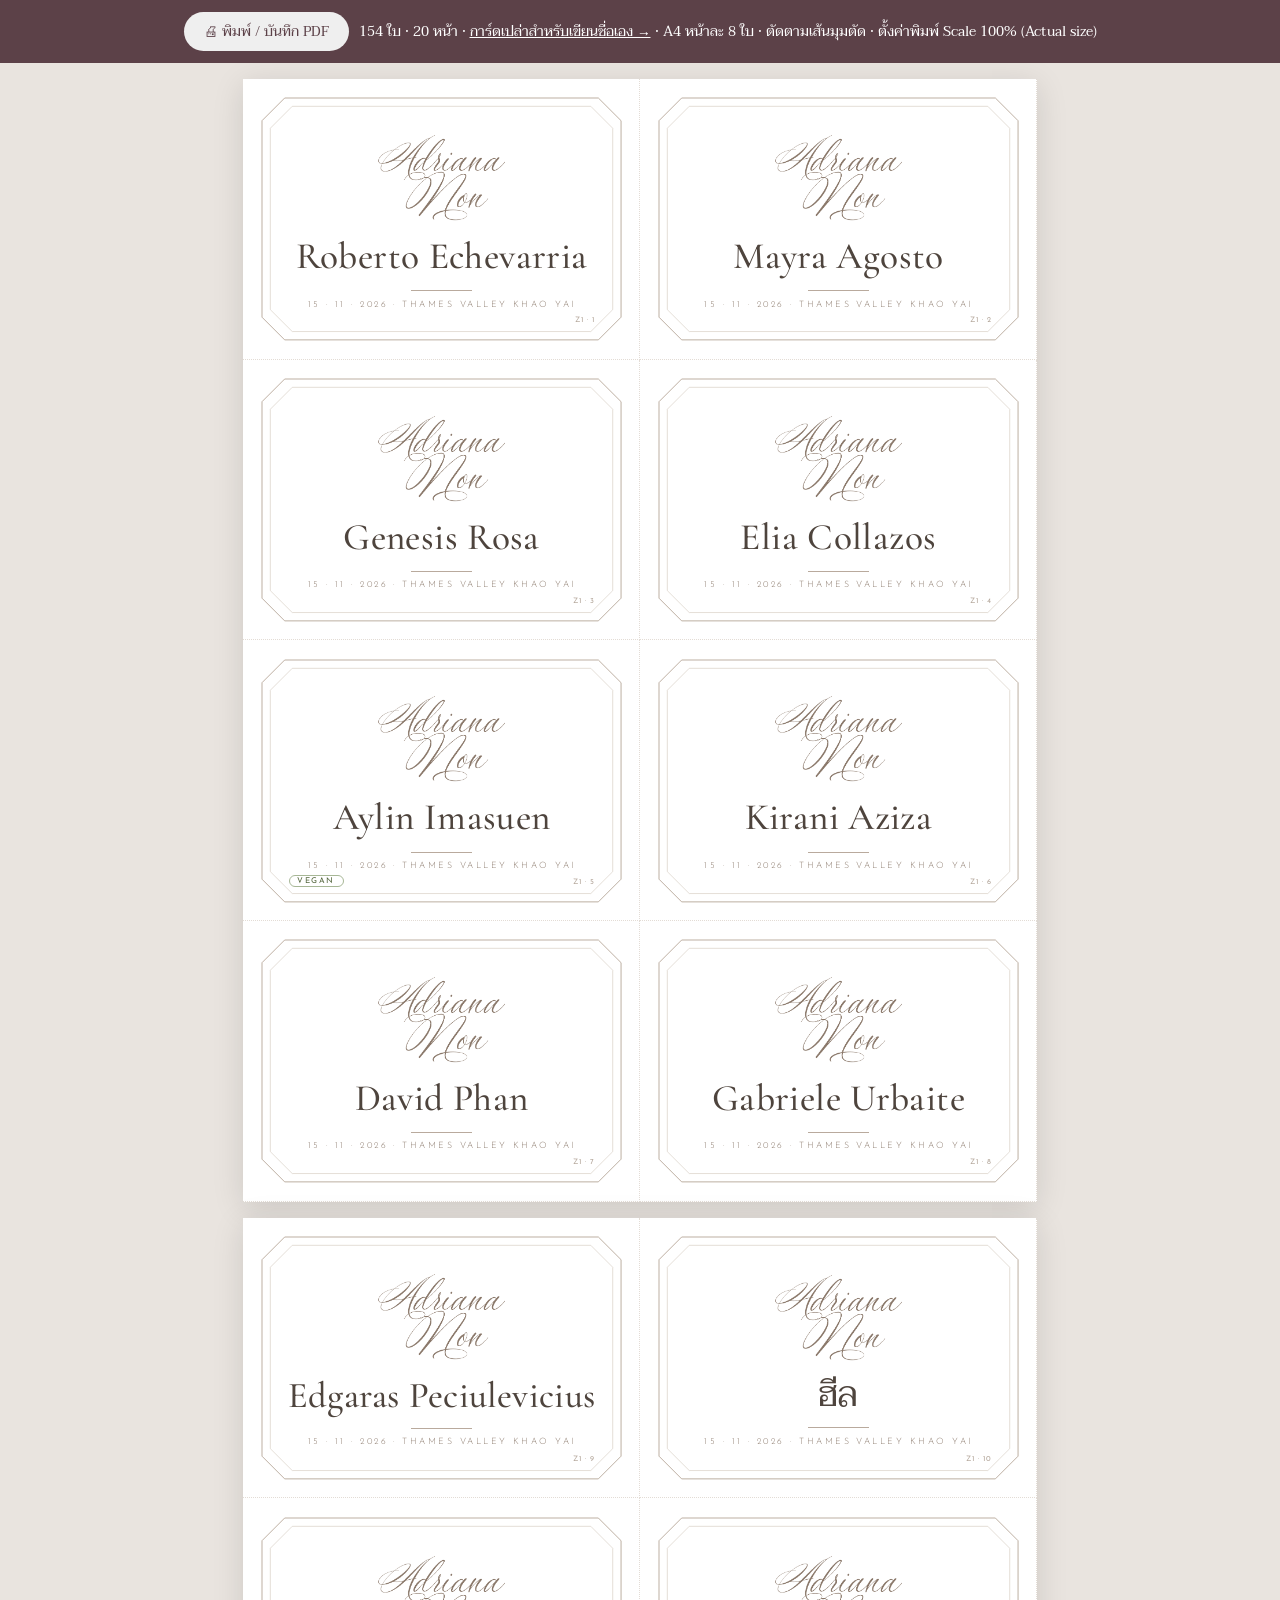
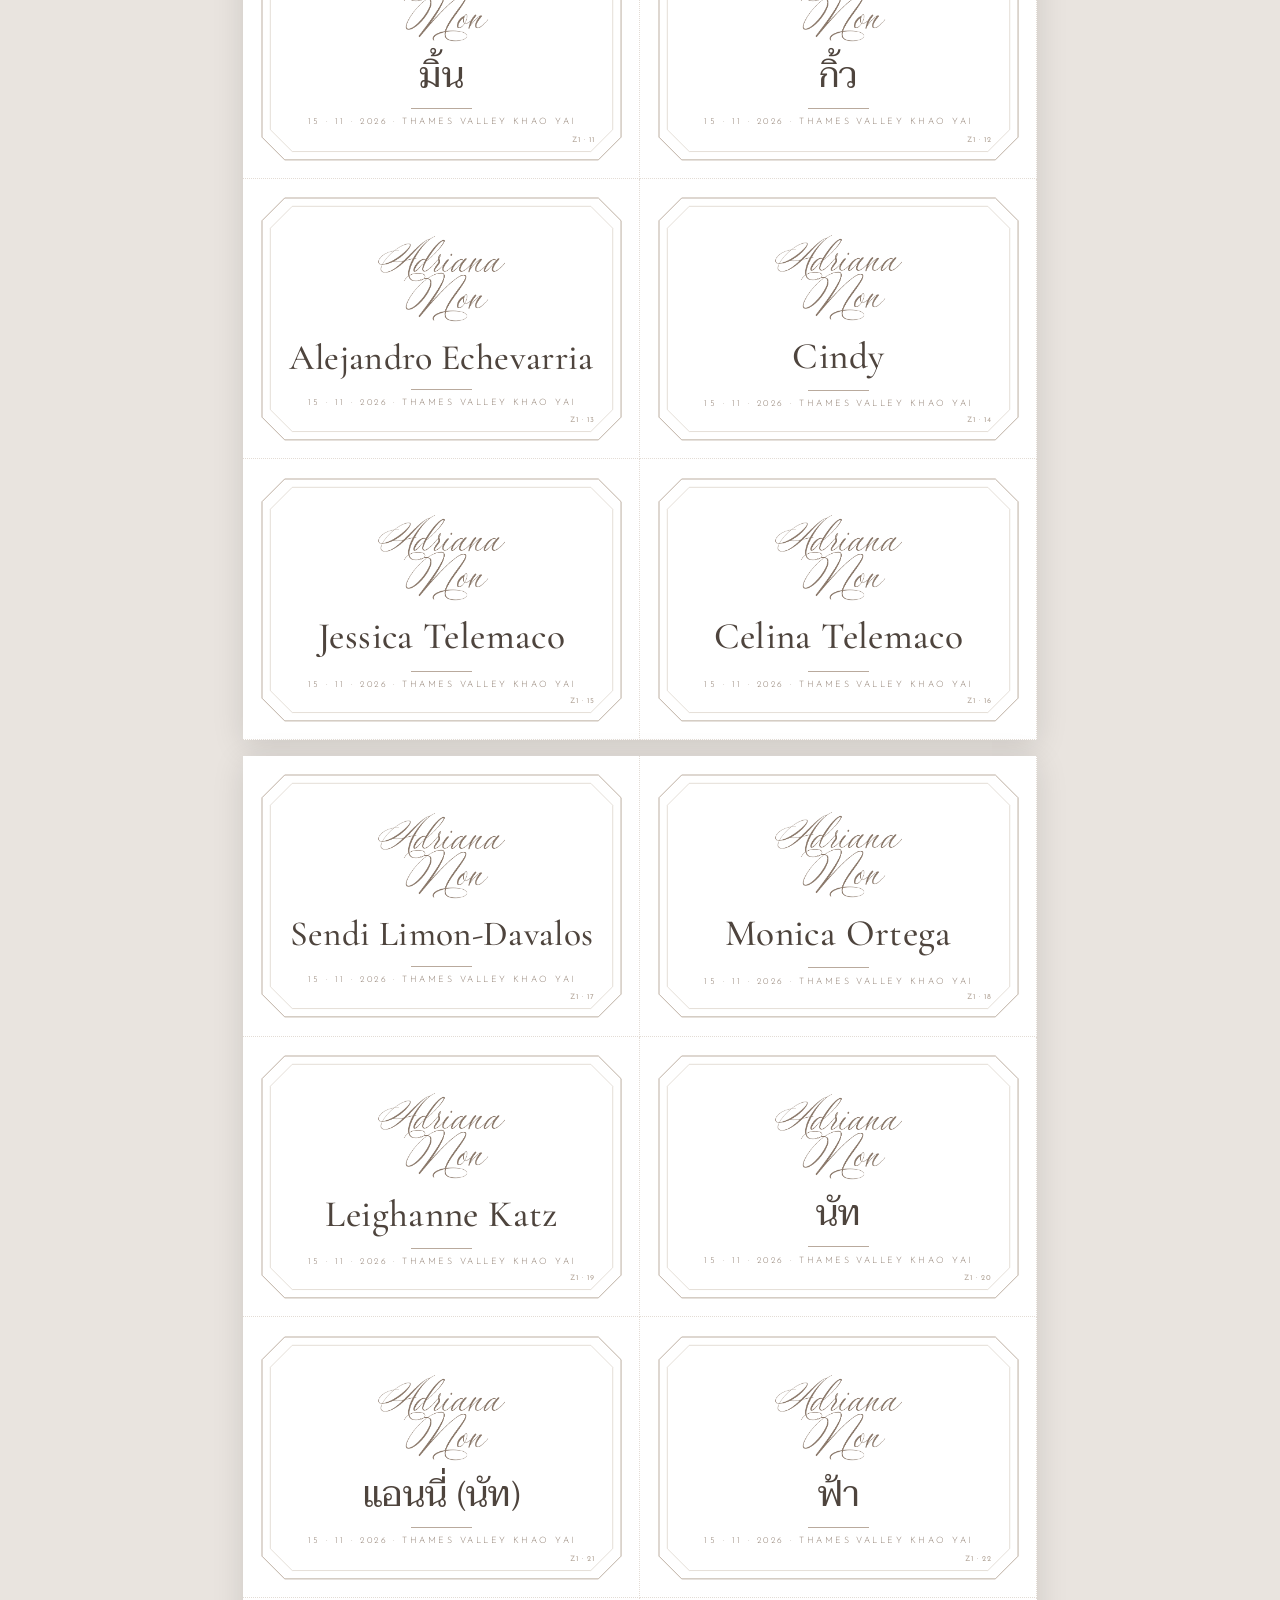
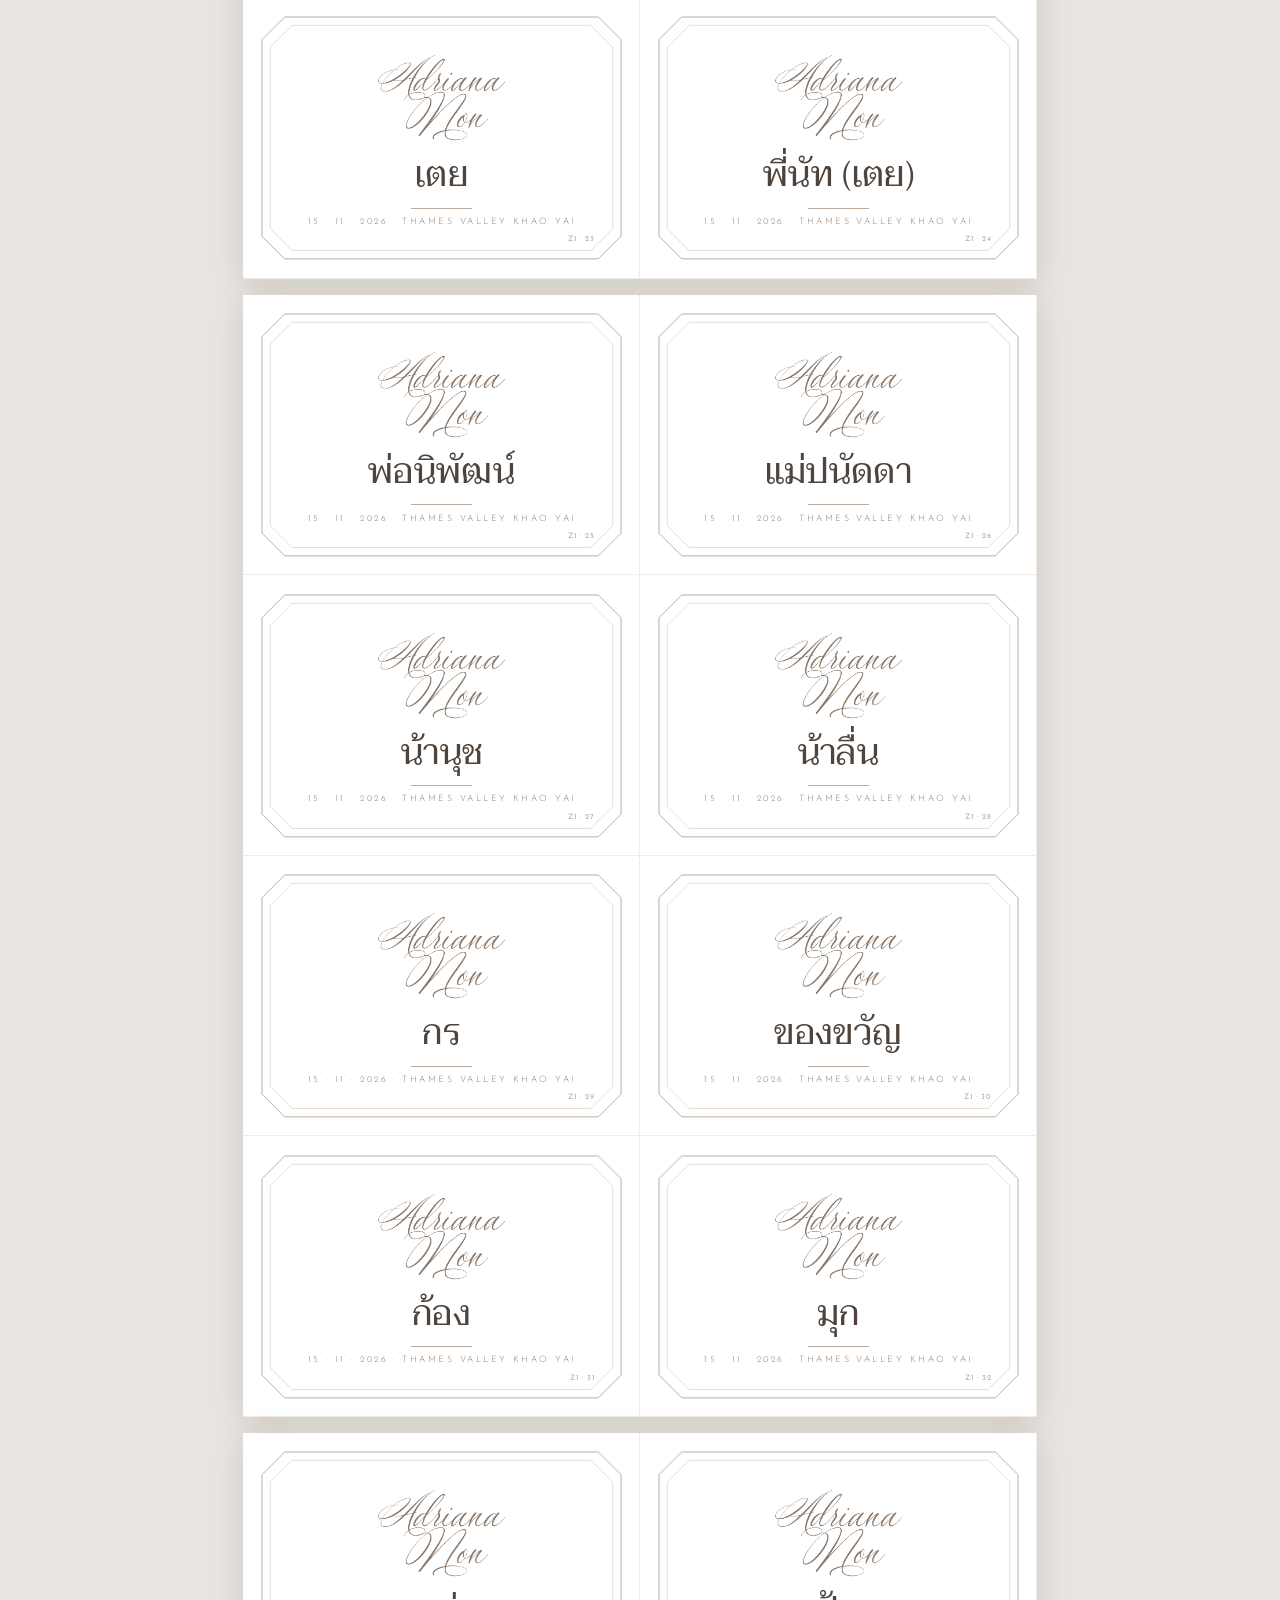
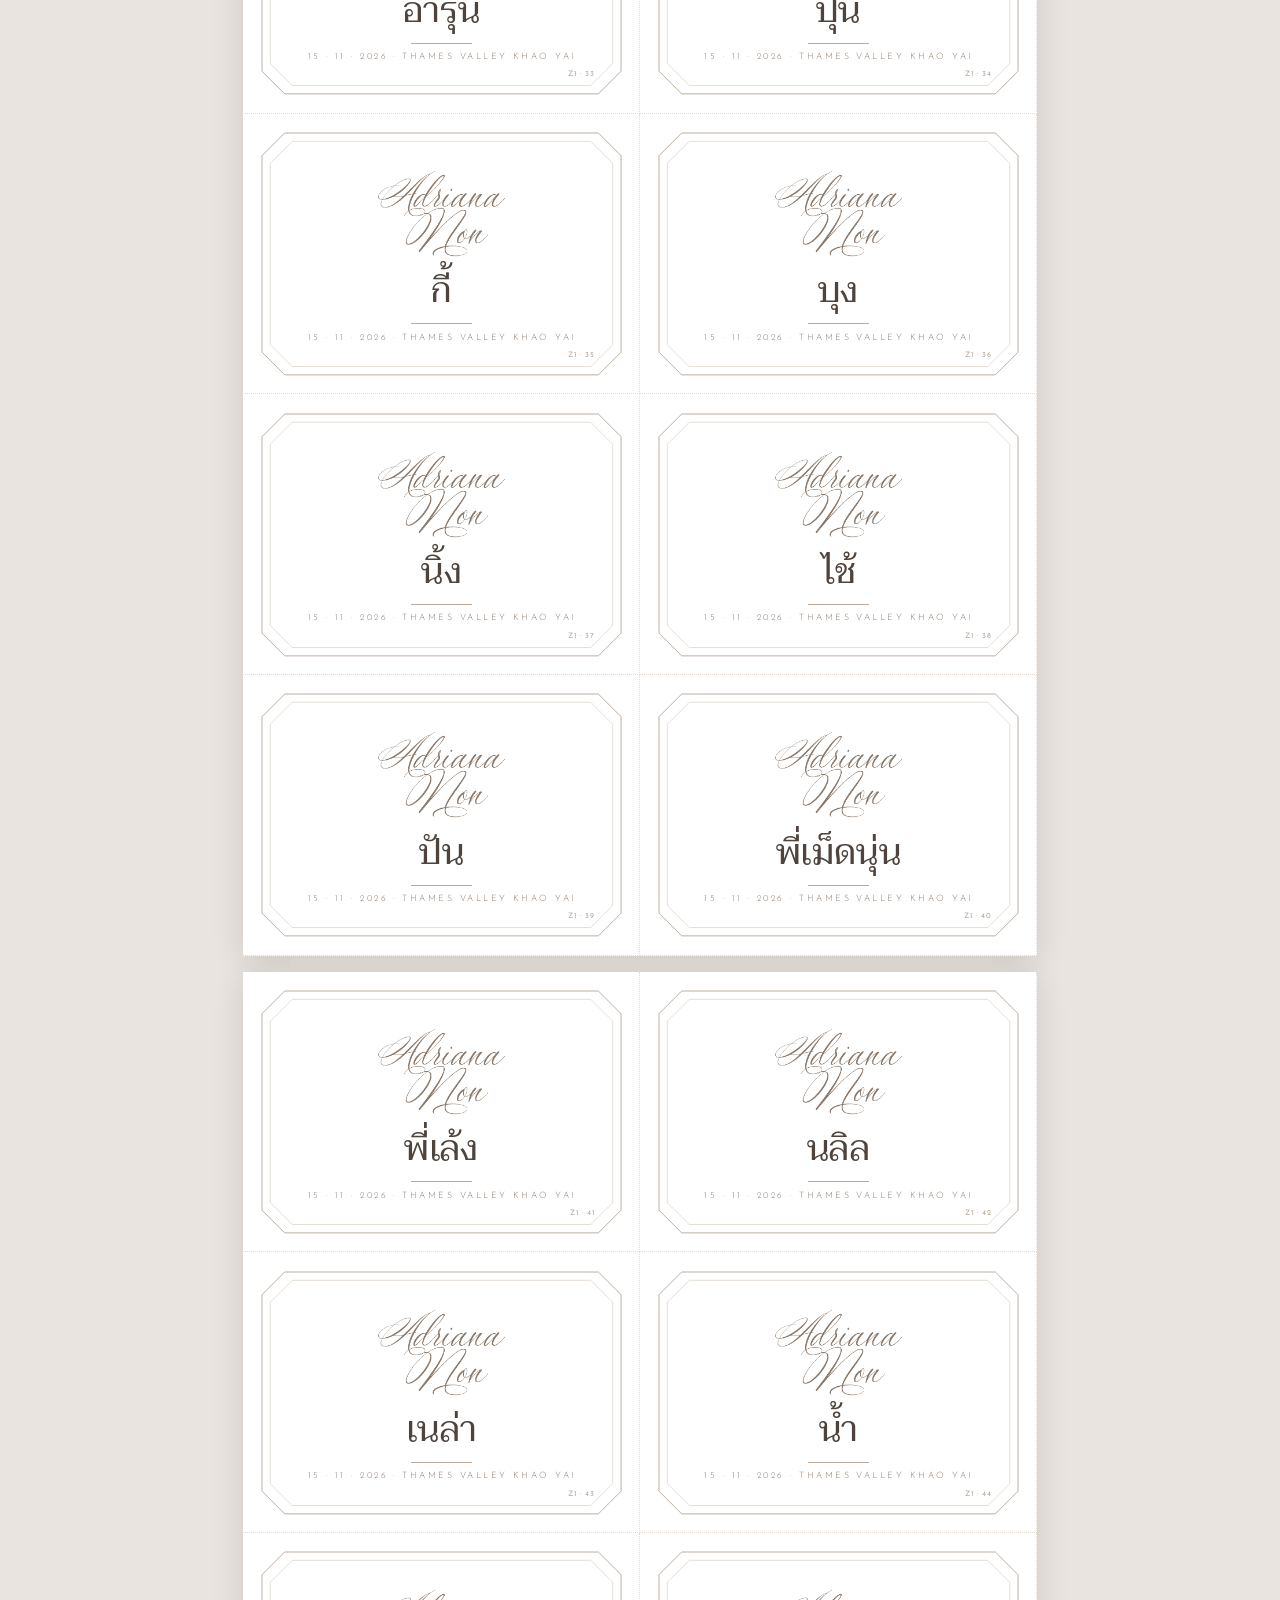
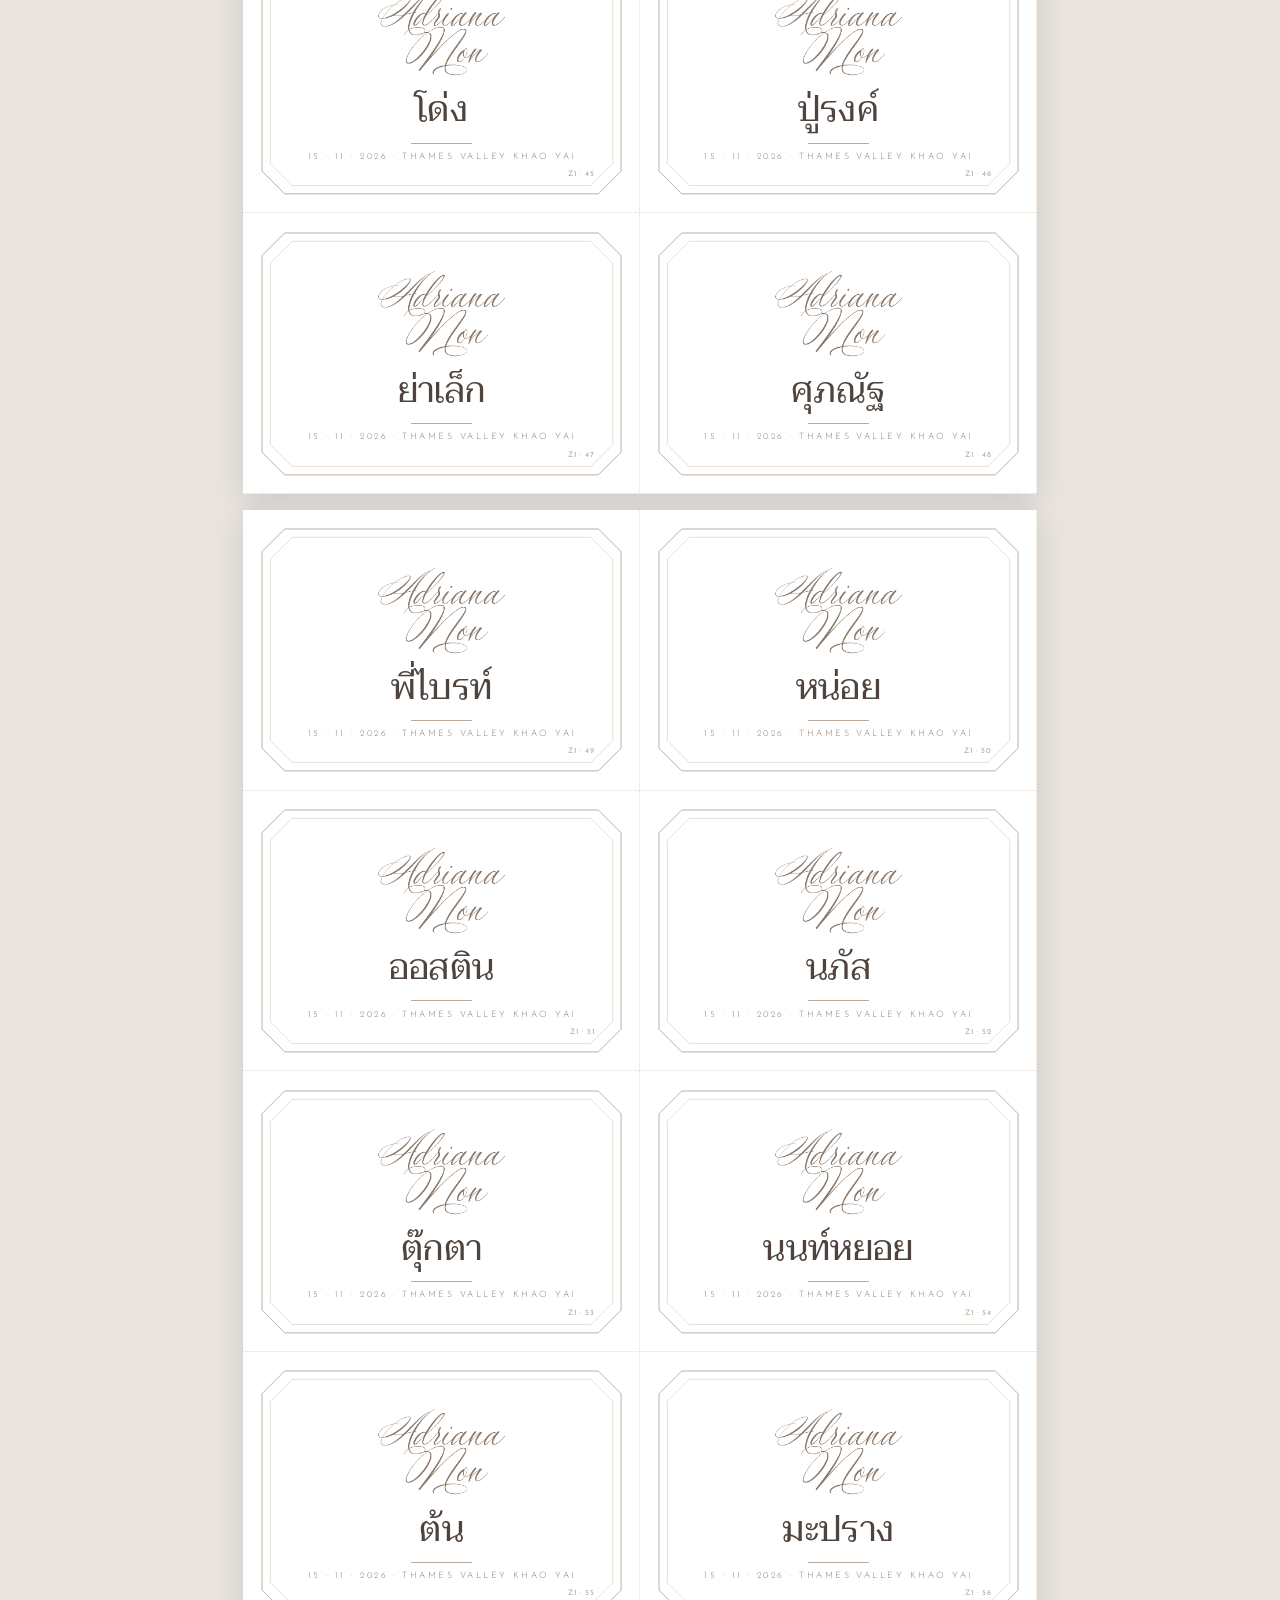
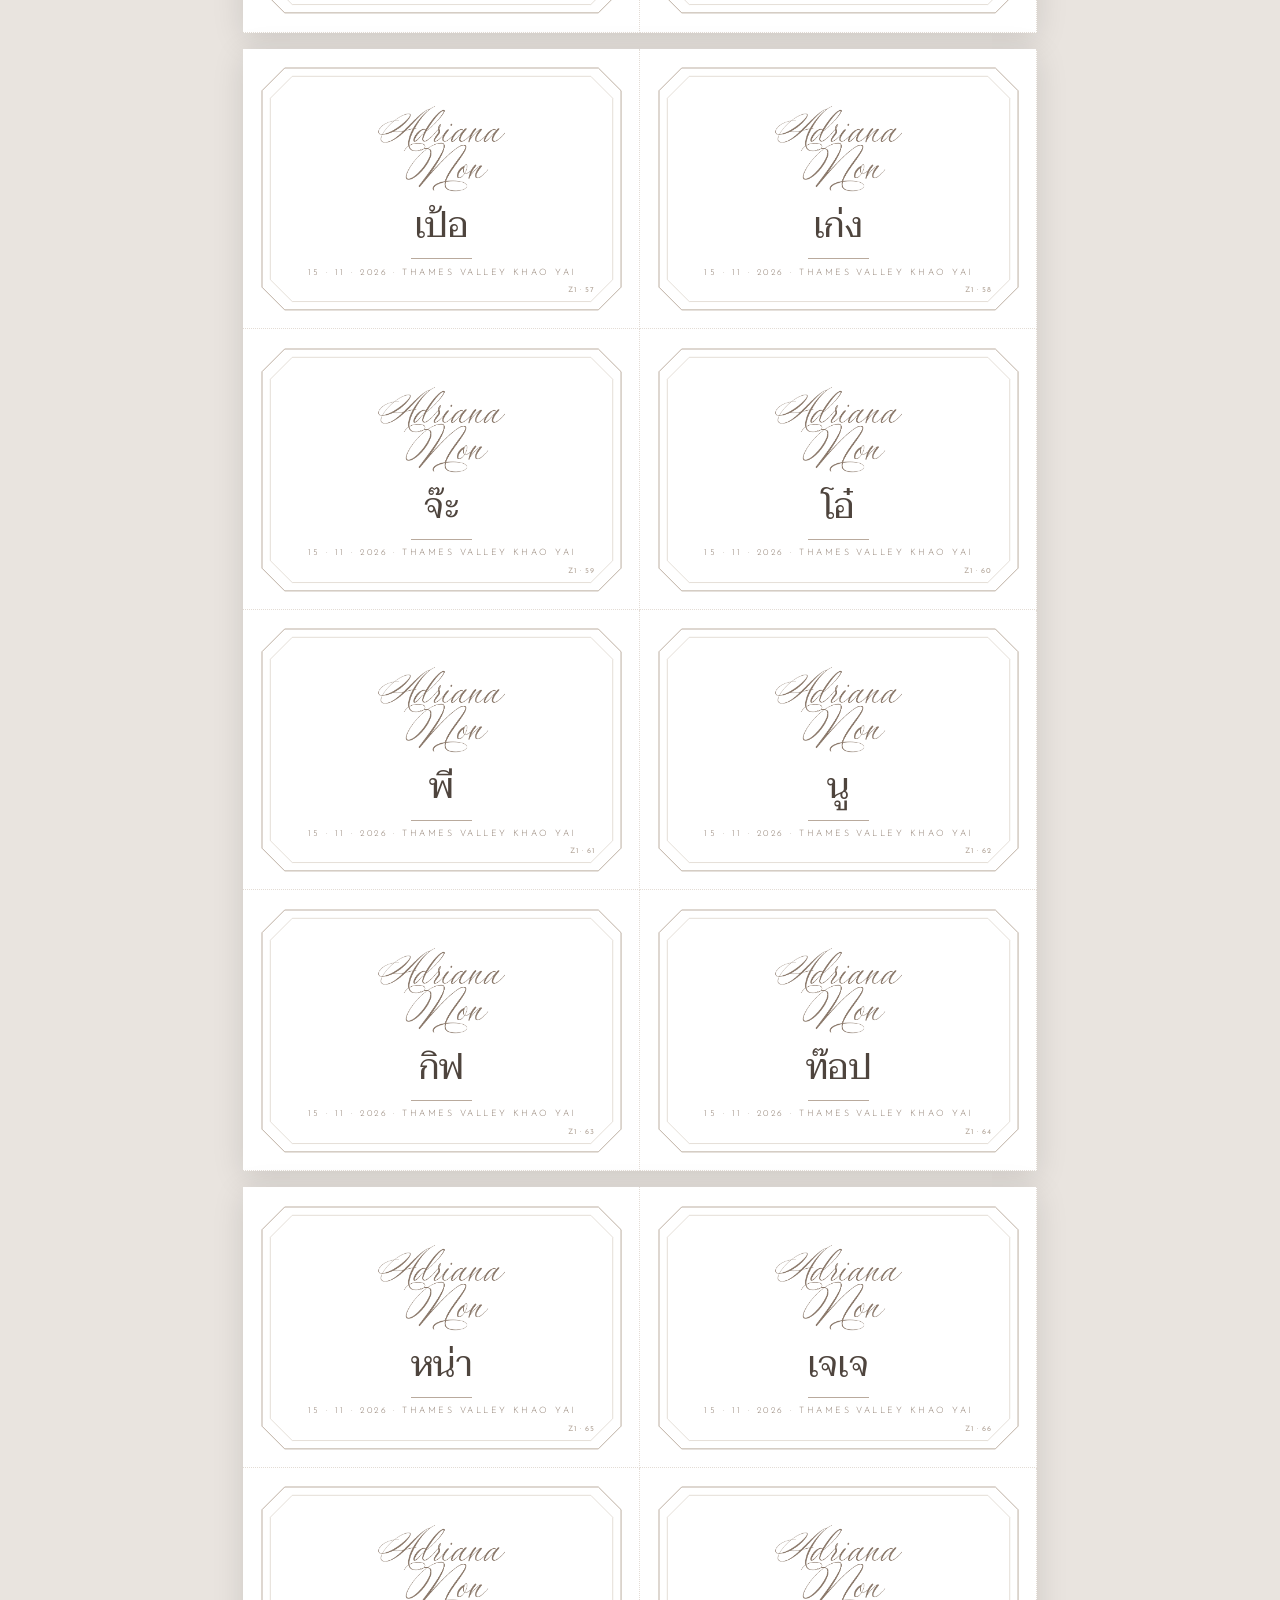
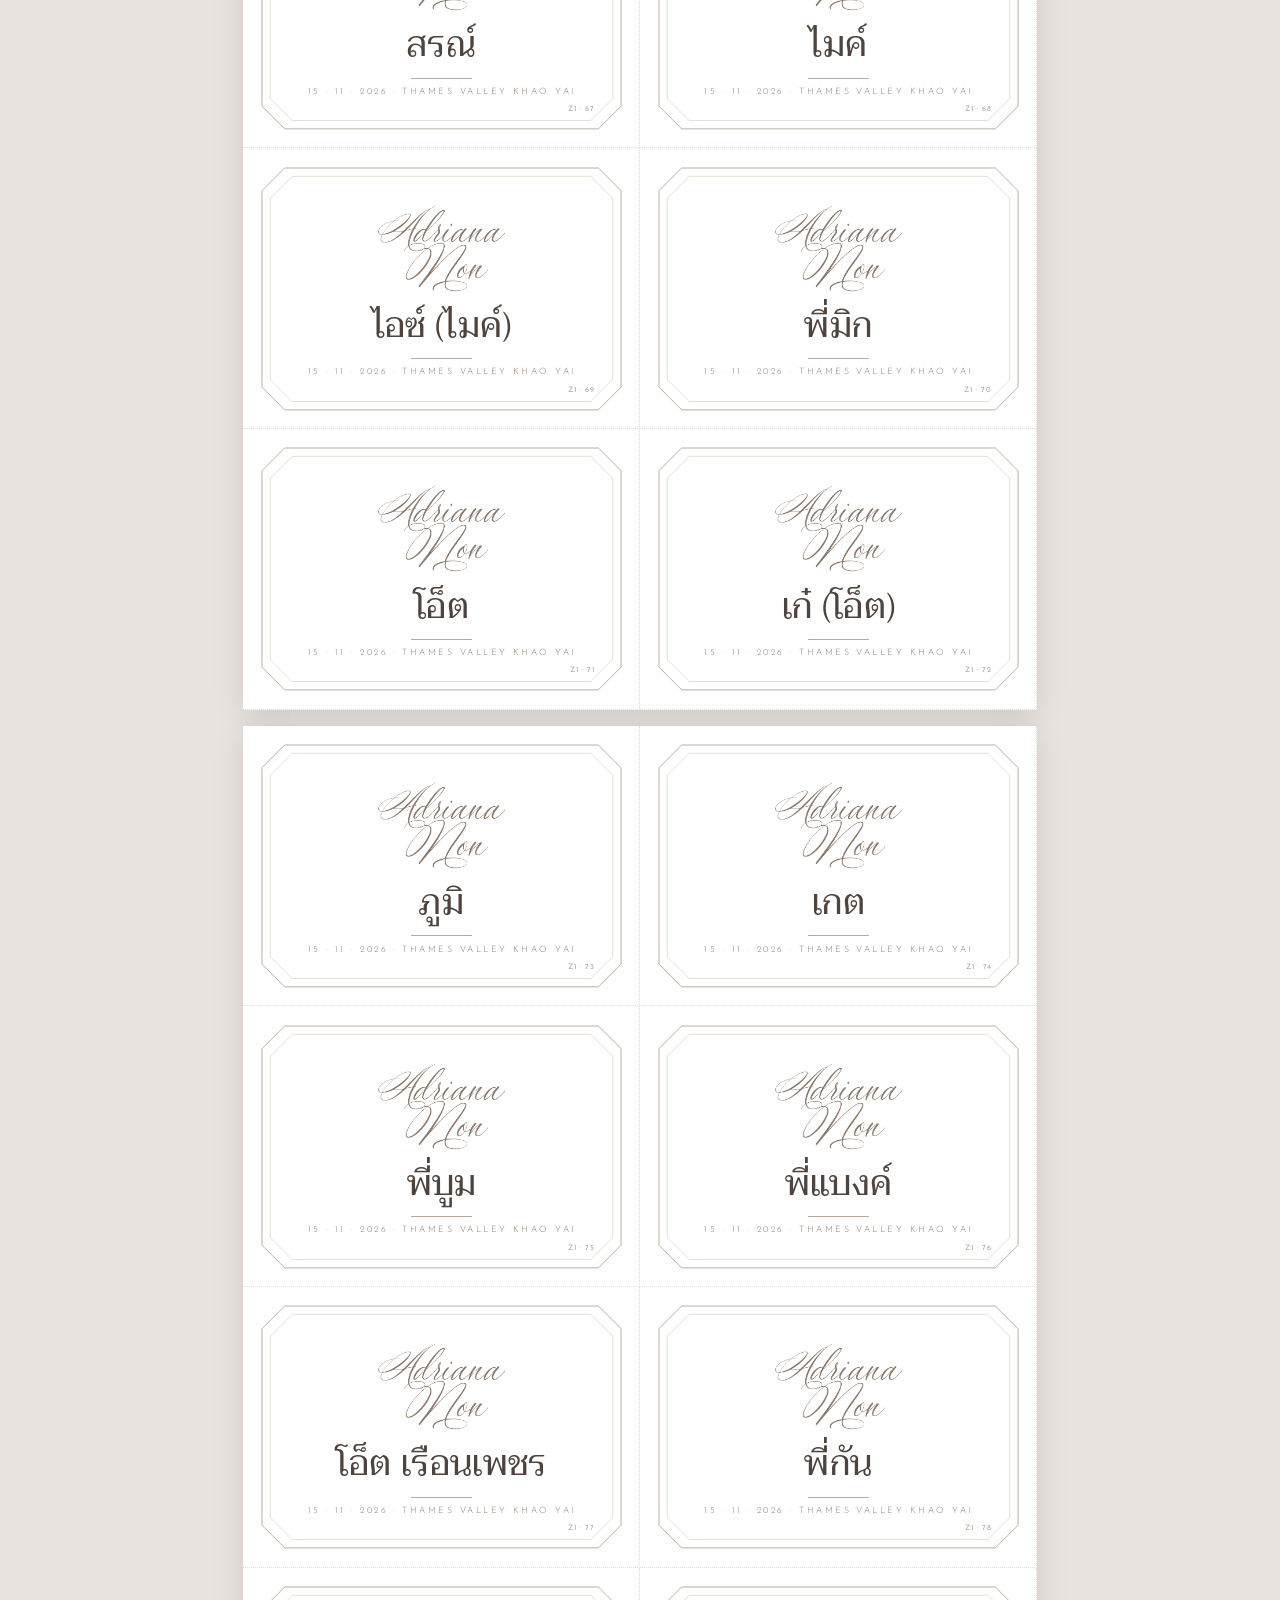
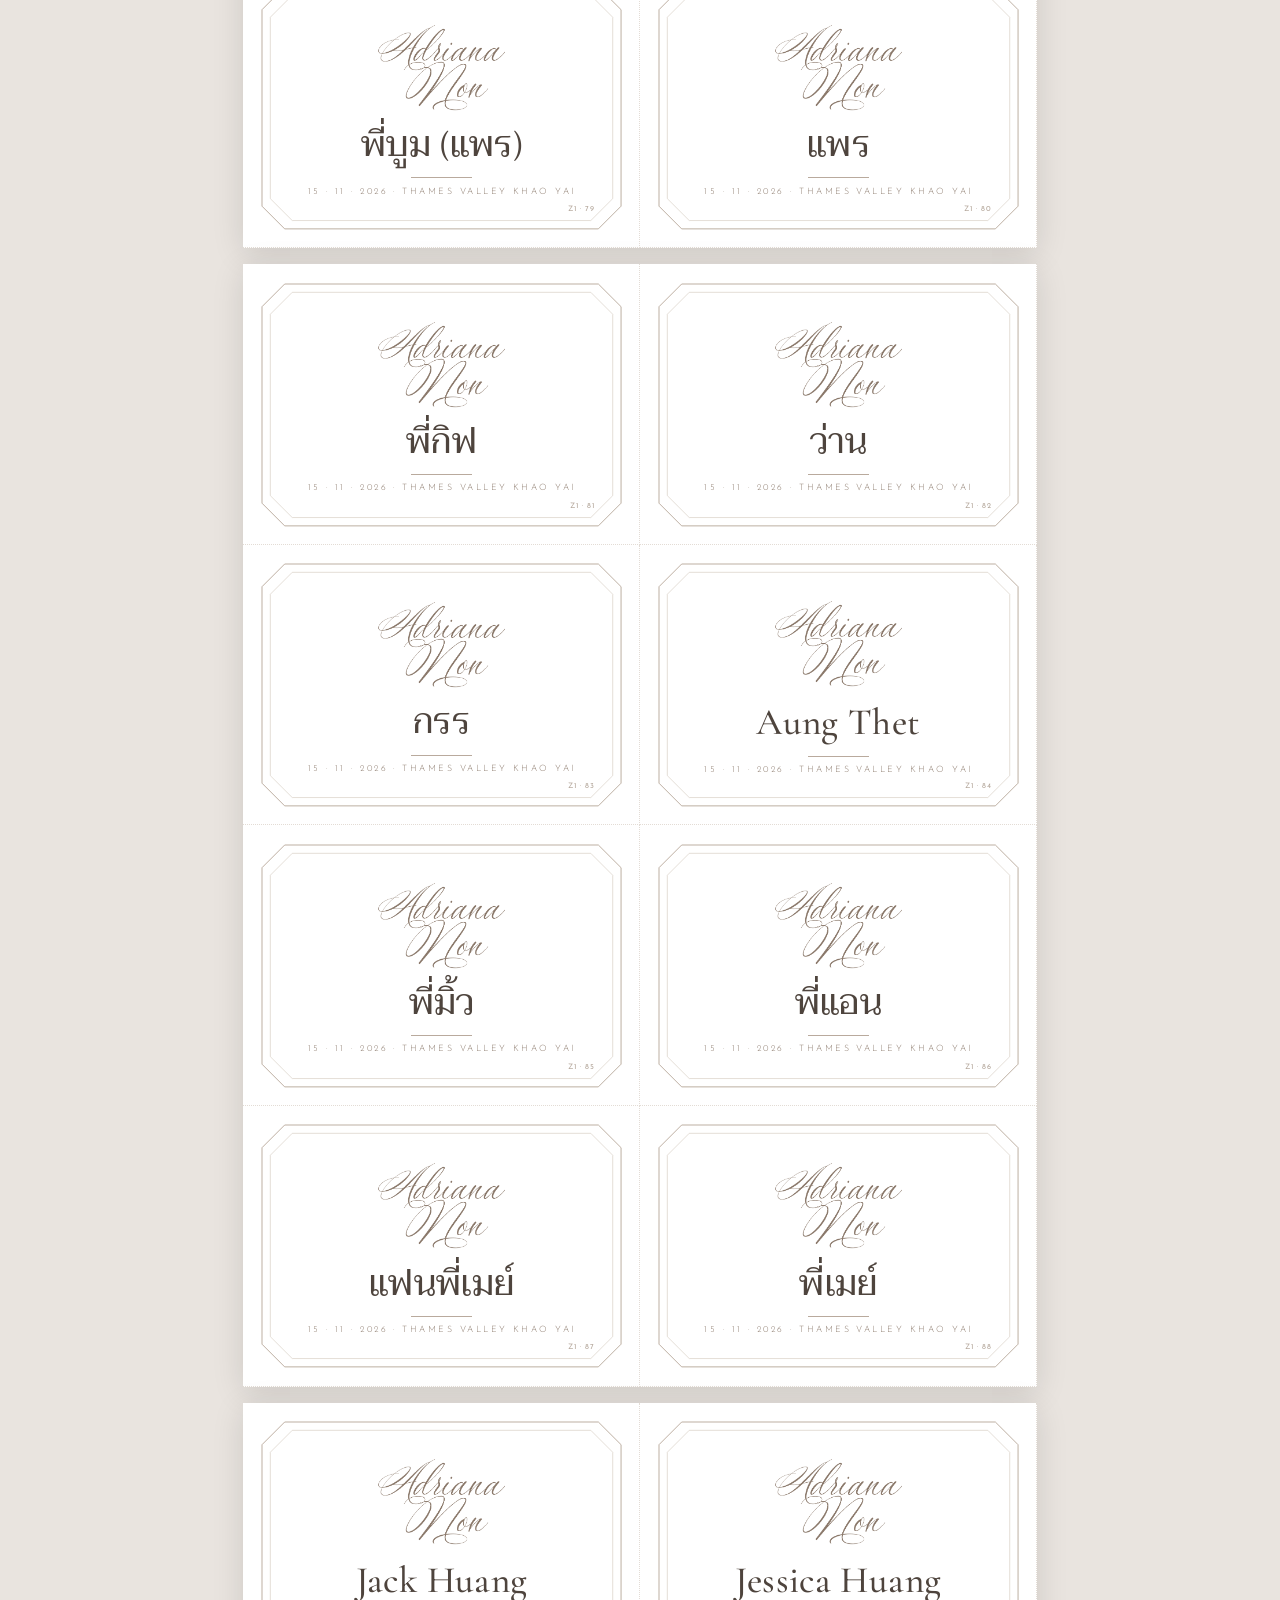
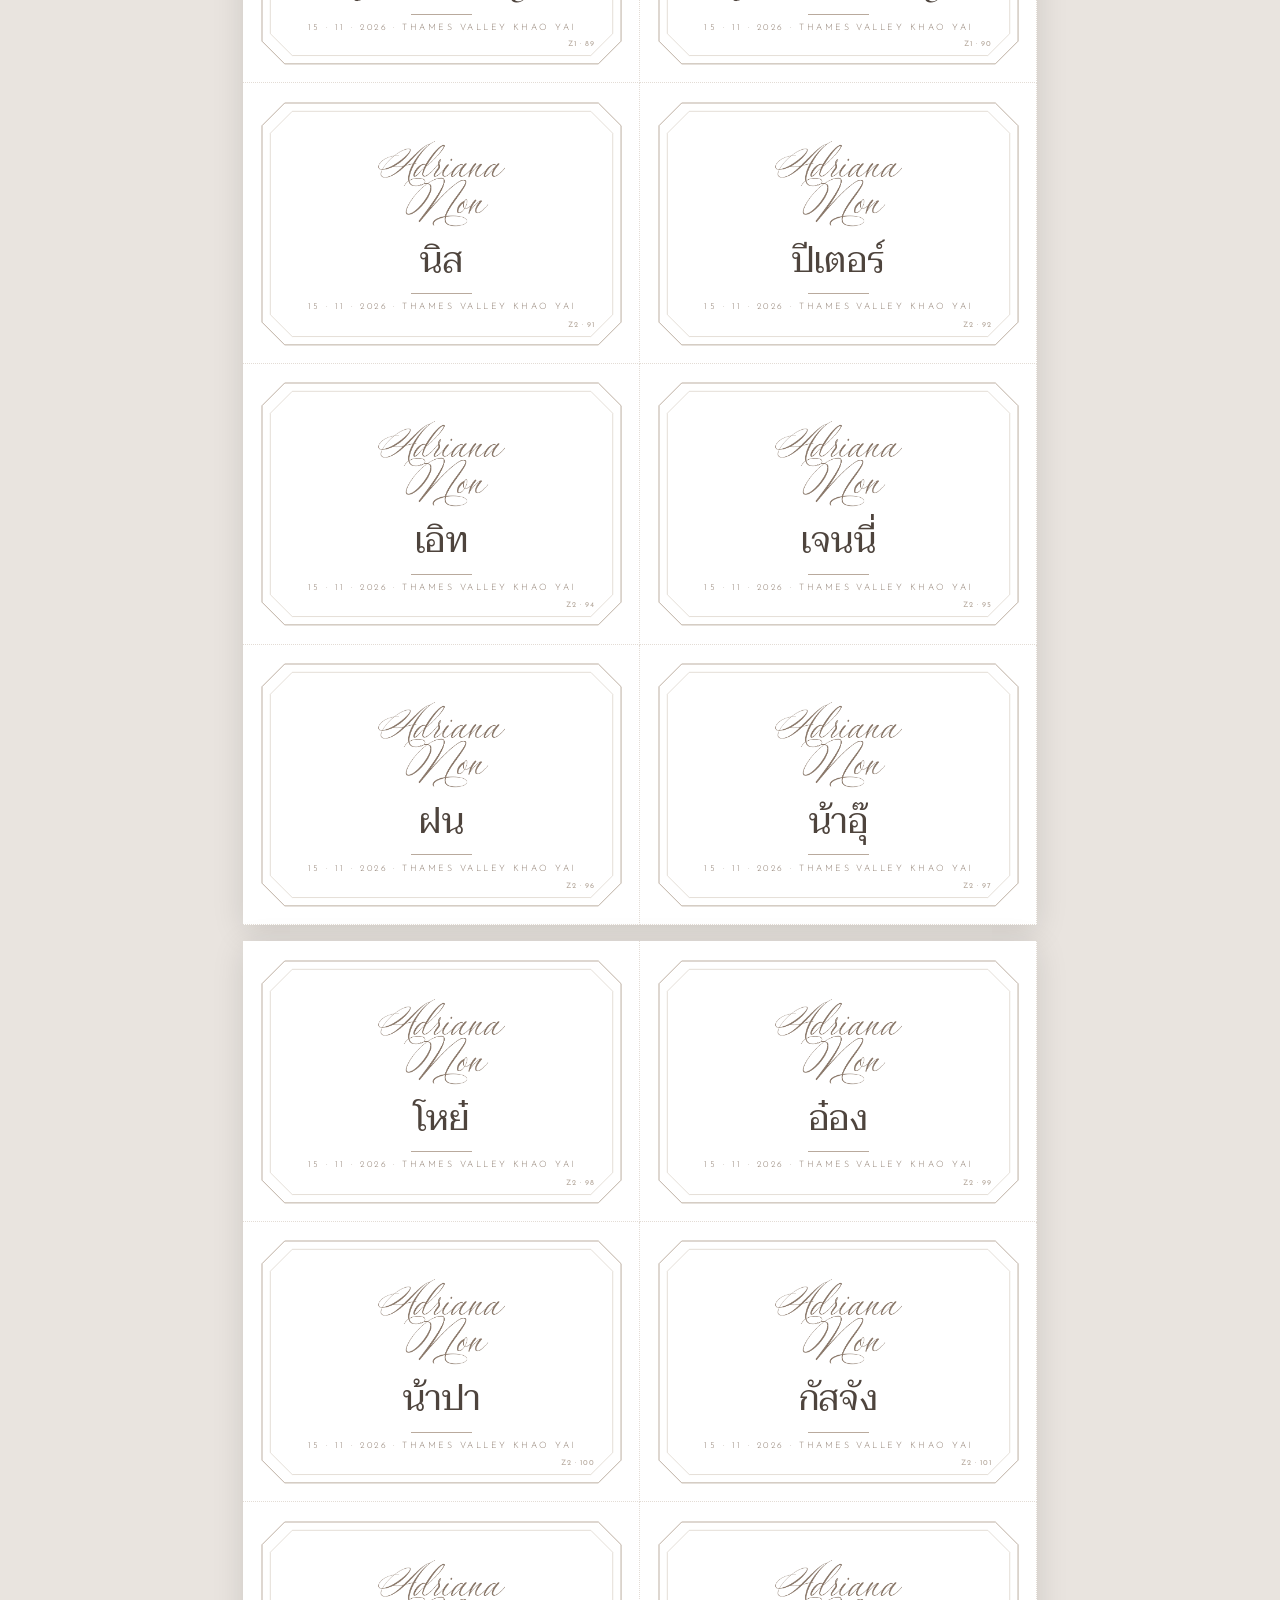
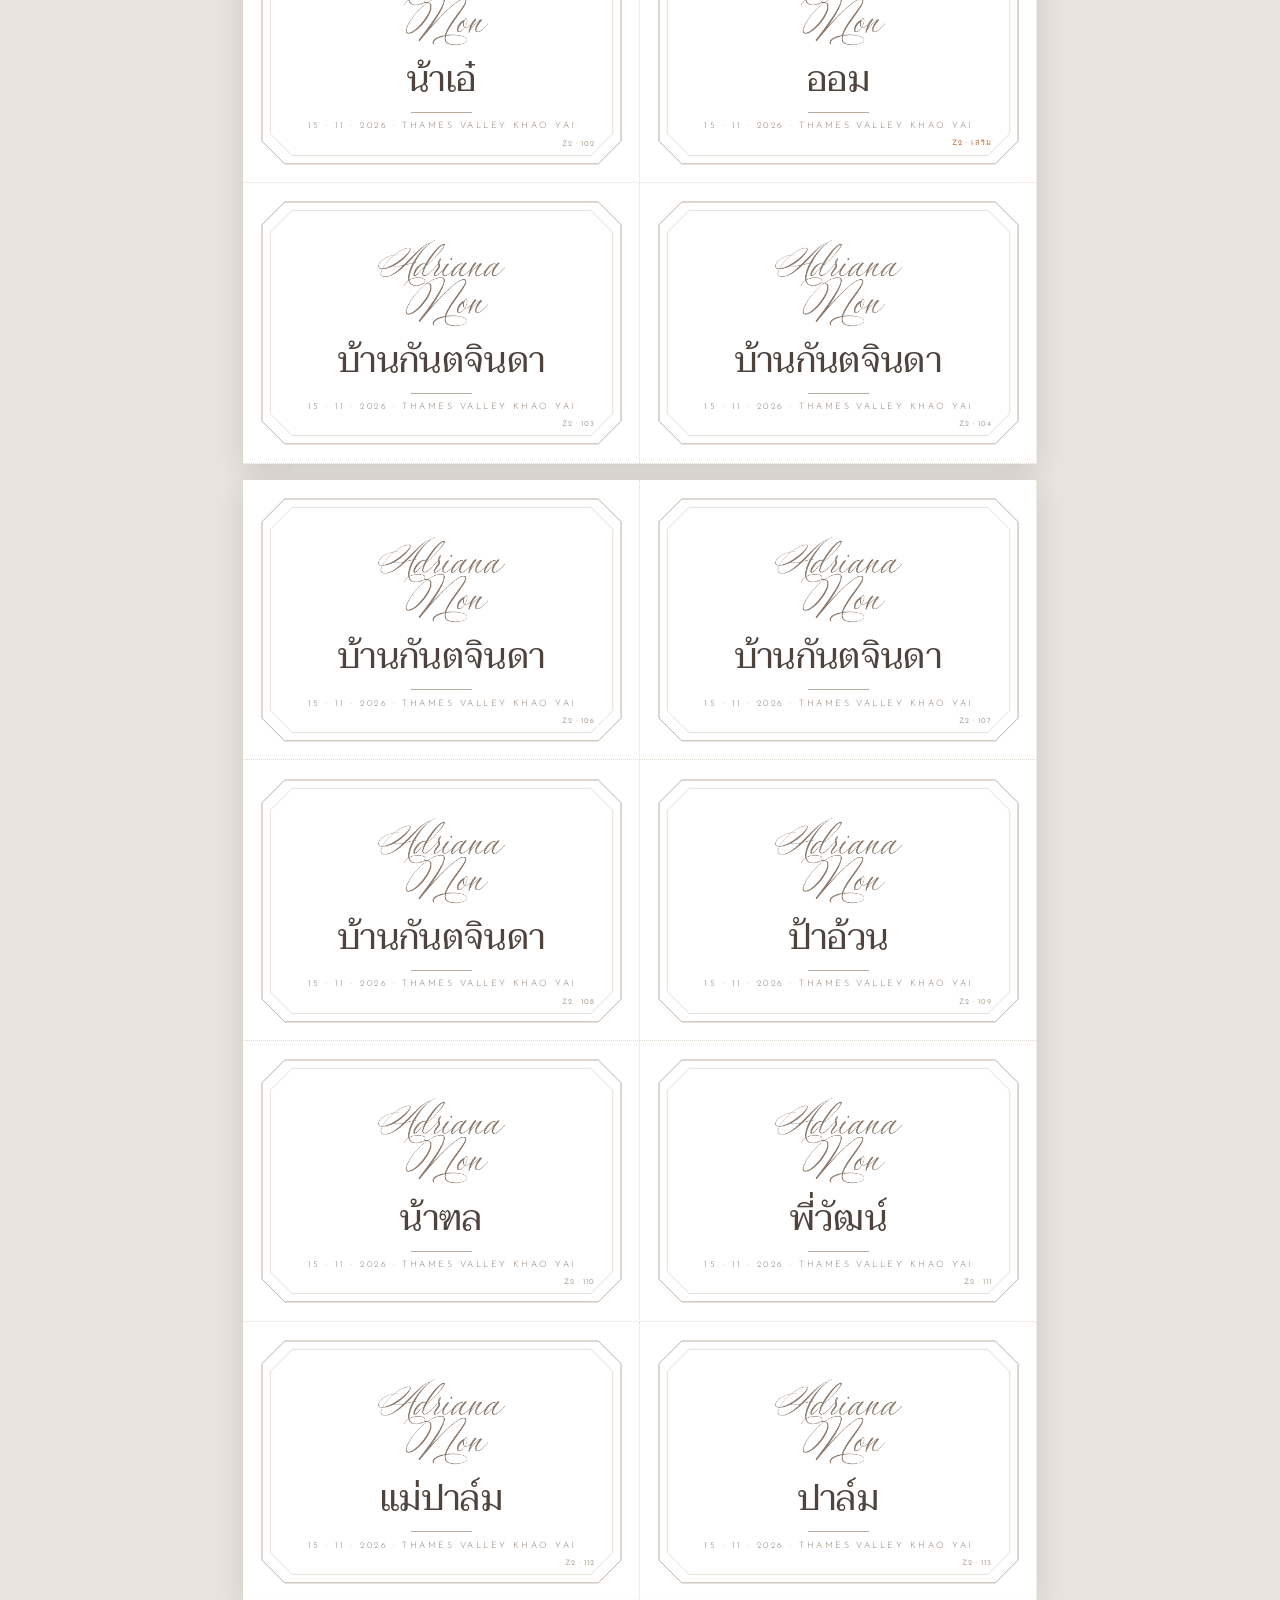
<file: name-cards.html>
<!DOCTYPE html>
<html lang="th">
<head>
<meta charset="utf-8">
<meta name="viewport" content="width=device-width, initial-scale=1">
<meta name="robots" content="noindex">
<title>Name cards · Adriana &amp; Non · Mahassajan</title>
<link rel="preconnect" href="https://fonts.googleapis.com">
<link rel="preconnect" href="https://fonts.gstatic.com" crossorigin>
<link href="https://fonts.googleapis.com/css2?family=Cormorant+Garamond:ital,wght@0,400;0,500;1,400&family=Taviraj:wght@300;400&family=Josefin+Sans:wght@300;400&display=swap" rel="stylesheet">
<style>
:root{--taupe:#8A786A;--ink:#4E443D;--line:#B9AA9D}
*{box-sizing:border-box;margin:0;padding:0}
body{background:#E9E4DF;font-family:'Cormorant Garamond','Taviraj',serif;color:var(--ink);-webkit-print-color-adjust:exact;print-color-adjust:exact}
@page{size:A4 portrait;margin:0}
.bar{position:sticky;top:0;z-index:3;background:#5C4148;color:#fff;text-align:center;padding:12px;font-family:'Taviraj',serif;font-size:14px}
.bar button{font-family:'Taviraj';font-size:14px;border:0;border-radius:999px;padding:8px 20px;margin-right:10px;cursor:pointer;color:#5C4148}
.page{width:210mm;height:297mm;margin:16px auto;background:#fff;display:grid;grid-template-columns:105mm 105mm;grid-template-rows:repeat(4,74.25mm);position:relative;box-shadow:0 6px 30px rgba(0,0,0,.12)}
@media print{body{background:#fff}.bar{display:none}.page{margin:0;box-shadow:none;break-after:page}.page:last-child{break-after:auto}}
.cell{position:relative;display:flex;align-items:center;justify-content:center}
/* faint cell guides at the page grid */
.cell::after{content:"";position:absolute;inset:0;border-right:.2mm dotted #E3DCD5;border-bottom:.2mm dotted #E3DCD5;pointer-events:none}
.card{position:relative;width:95mm;height:64mm;display:flex;flex-direction:column;align-items:center;justify-content:center;text-align:center;padding:5mm 6mm 4mm}
.card svg.cut{position:absolute;inset:0;width:100%;height:100%;overflow:visible}
.card .cut .o{fill:none;stroke:var(--line);stroke-width:.25}
.card .cut .i{fill:none;stroke:#D8CEC5;stroke-width:.18}
.logo{width:34mm;position:relative}
.name{position:relative;margin-top:4mm;font-size:28pt;line-height:1.15;font-weight:500;color:var(--ink);white-space:nowrap;letter-spacing:.01em}
.name.th{font-family:"Taviraj",serif;font-weight:400;font-size:26pt}
.rule{position:relative;width:16mm;height:.25mm;background:var(--line);margin-top:3mm}
.meta{position:relative;margin-top:2.2mm;font-family:'Josefin Sans',sans-serif;font-weight:300;font-size:6.6pt;letter-spacing:.28em;color:var(--taupe);text-transform:uppercase}
.seat{position:absolute;right:7mm;bottom:4.2mm;font-family:'Josefin Sans',sans-serif;font-size:5.6pt;letter-spacing:.12em;color:#B4A79B}
.diet{position:absolute;left:7mm;bottom:3.8mm;font-family:'Josefin Sans',sans-serif;font-size:6pt;letter-spacing:.2em;text-transform:uppercase;color:#56683F;border:.2mm solid #A7B796;border-radius:3mm;padding:.4mm 2mm .2mm}
.name.blank{width:62mm;height:14mm;border-bottom:.25mm dotted #CFC3B8;margin-top:3mm}
.name.blank+.rule{display:none}
.name.blank~.meta{margin-top:3.4mm}
.seat.x{color:#C0703F}
</style>
</head>
<body>
<div class="bar"><button onclick="window.print()">🖨 พิมพ์ / บันทึก PDF</button><span id="info"></span> · A4 หน้าละ 8 ใบ · ตัดตามเส้นมุมตัด · ตั้งค่าพิมพ์ Scale 100% (Actual size)</div>
<div id="pages"></div>
<script src="data.js"></script>
<script>
const D = window.SEAT_DATA;
const T = Object.fromEntries(D.tables.map(t=>[t.id,t]));
const esc=s=>String(s).replace(/[&<>"]/g,c=>({'&':'&amp;','<':'&lt;','>':'&gt;','"':'&quot;'}[c]));
/* one card per seat (family groups get one card per chair) + extra chairs pending the hotel; ceremony-only names have no dinner plate */
const cards=[];
D.guests.forEach(g=>{
  if(!g.table) return;
  if(g.seats.length) g.seats.forEach(s=>cards.push({name:g.name,zone:T[g.table].zone,seat:s,key:s,diet:g.diet}));
  else cards.push({name:g.name,zone:T[g.table].zone,seat:null,key:Math.max(...T[g.table].left,...T[g.table].right)+0.5,extra:true});
});
cards.sort((a,b)=>a.key-b.key);
/* ?blank → one page of 8 blank cards for writing names by hand on the day */
const BLANK=new URLSearchParams(location.search).has('blank');
if(BLANK){cards.length=0;for(let i=0;i<8;i++)cards.push({blank:true});}
document.getElementById('info').innerHTML=BLANK?'การ์ดเปล่า 8 ใบ (เขียนชื่อเอง) · <a href="name-cards.html" style="color:#fff">กลับไปหน้าชื่อแขก</a>':`${cards.length} ใบ · ${Math.ceil(cards.length/8)} หน้า · <a href="?blank" style="color:#fff">การ์ดเปล่าสำหรับเขียนชื่อเอง →</a>`;
const isThai=s=>/[฀-๿]/.test(s);
const cut=`<svg class="cut" viewBox="0 0 95 64" preserveAspectRatio="none"><polygon class="o" points="6,0 89,0 95,6 95,58 89,64 6,64 0,58 0,6"/><polygon class="i" points="8,2.2 87,2.2 92.8,8 92.8,56 87,61.8 8,61.8 2.2,56 2.2,8"/></svg>`;
const pages=document.getElementById('pages');
for(let i=0;i<cards.length;i+=8){
  const pg=document.createElement('section');pg.className='page';
  pg.innerHTML=cards.slice(i,i+8).map(c=>`<div class="cell"><div class="card">${cut}
    <img class="logo" src="img/couple-logo-taupe.png" alt="Adriana & Non">
    ${c.blank?'<div class="name blank"></div>':`<div class="name${isThai(c.name)?' th':''}">${esc(c.name)}</div>`}
    <div class="rule"></div>
    <div class="meta">15 · 11 · 2026 · Thames Valley Khao Yai</div>
    ${c.diet?`<div class="diet">${c.diet}</div>`:''}
    ${c.blank?'':`<div class="seat${c.extra?' x':''}">${c.extra?'Z'+c.zone+' · เสริม':'Z'+c.zone+' · '+c.seat}</div>`}
  </div></div>`).join('');
  pages.appendChild(pg);
}
/* shrink long names to fit the card */
function fit(){document.querySelectorAll('.name').forEach(n=>{let fs=parseFloat(getComputedStyle(n).fontSize);const max=n.parentElement.clientWidth*0.86;while(n.scrollWidth>max&&fs>10){fs-=0.5;n.style.fontSize=fs+'px';}});}
(document.fonts?document.fonts.ready:Promise.resolve()).then(fit);
</script>
</body>
</html>
</file>
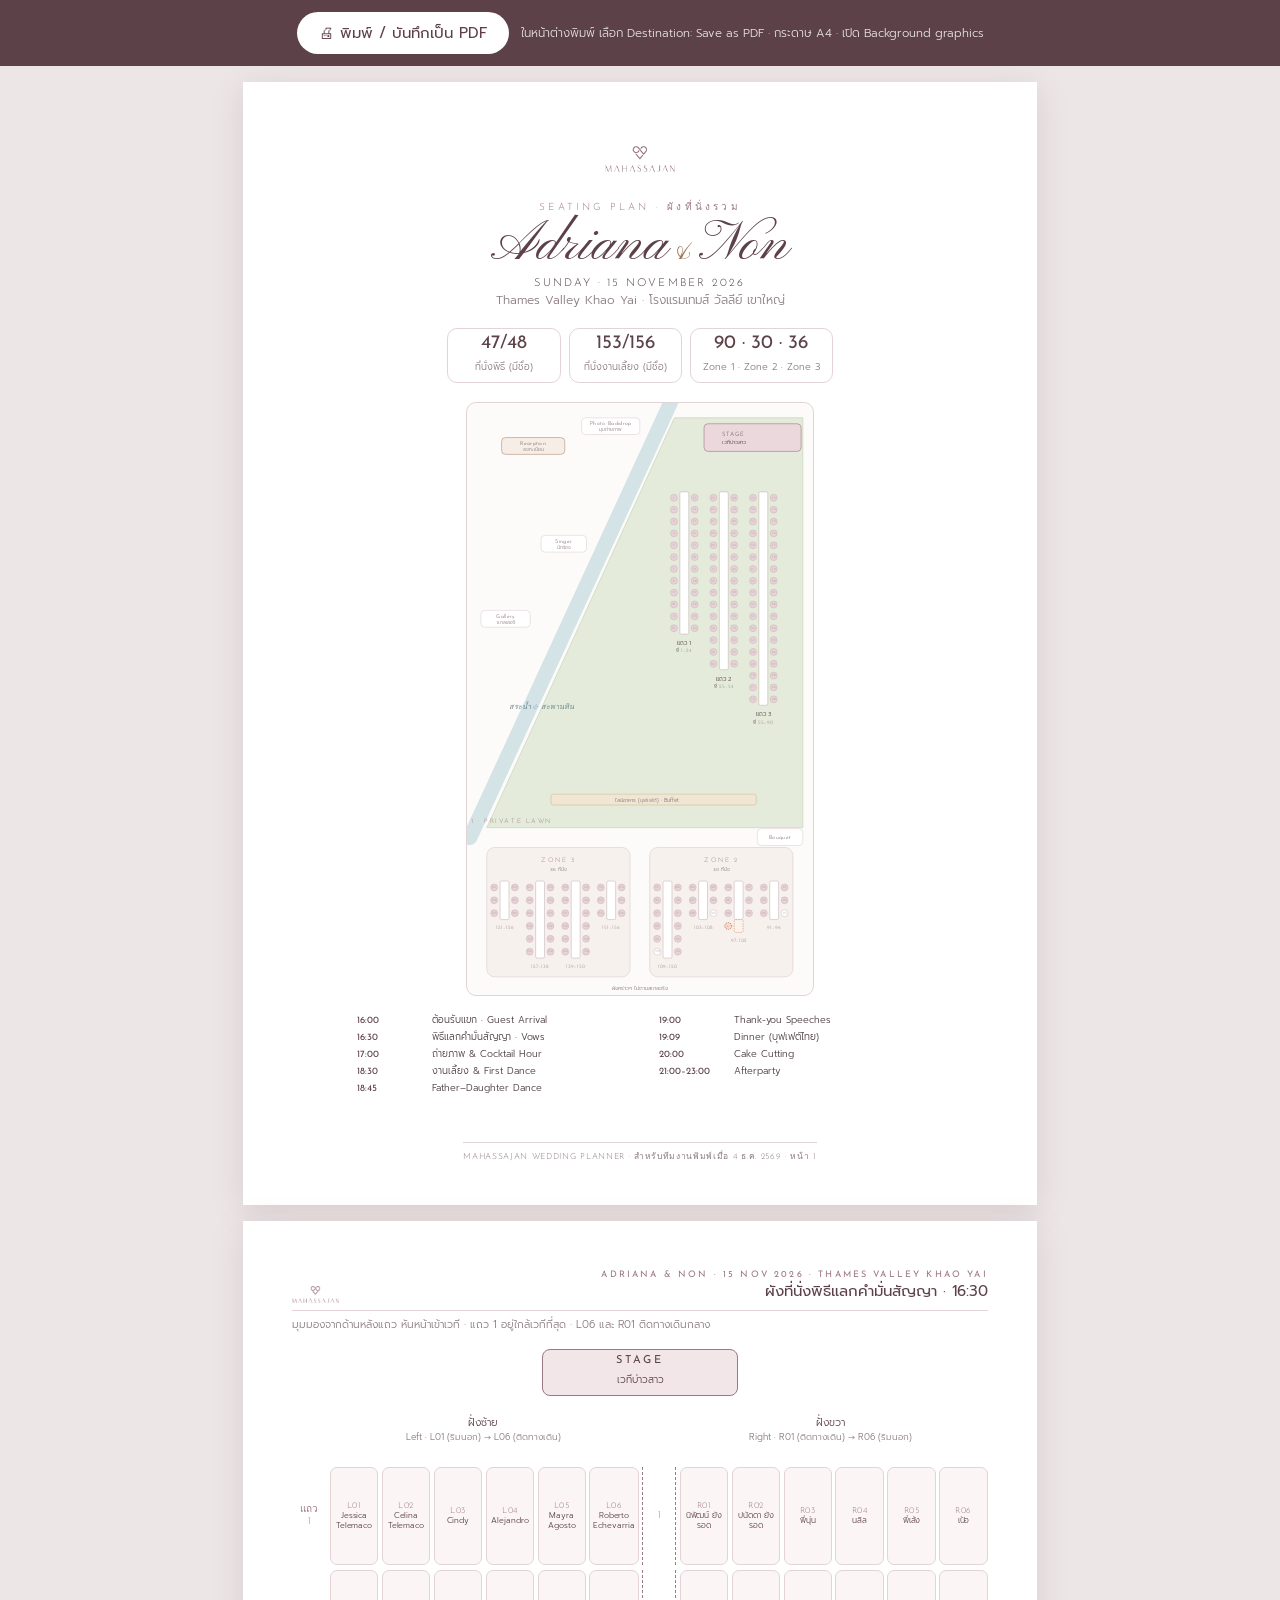
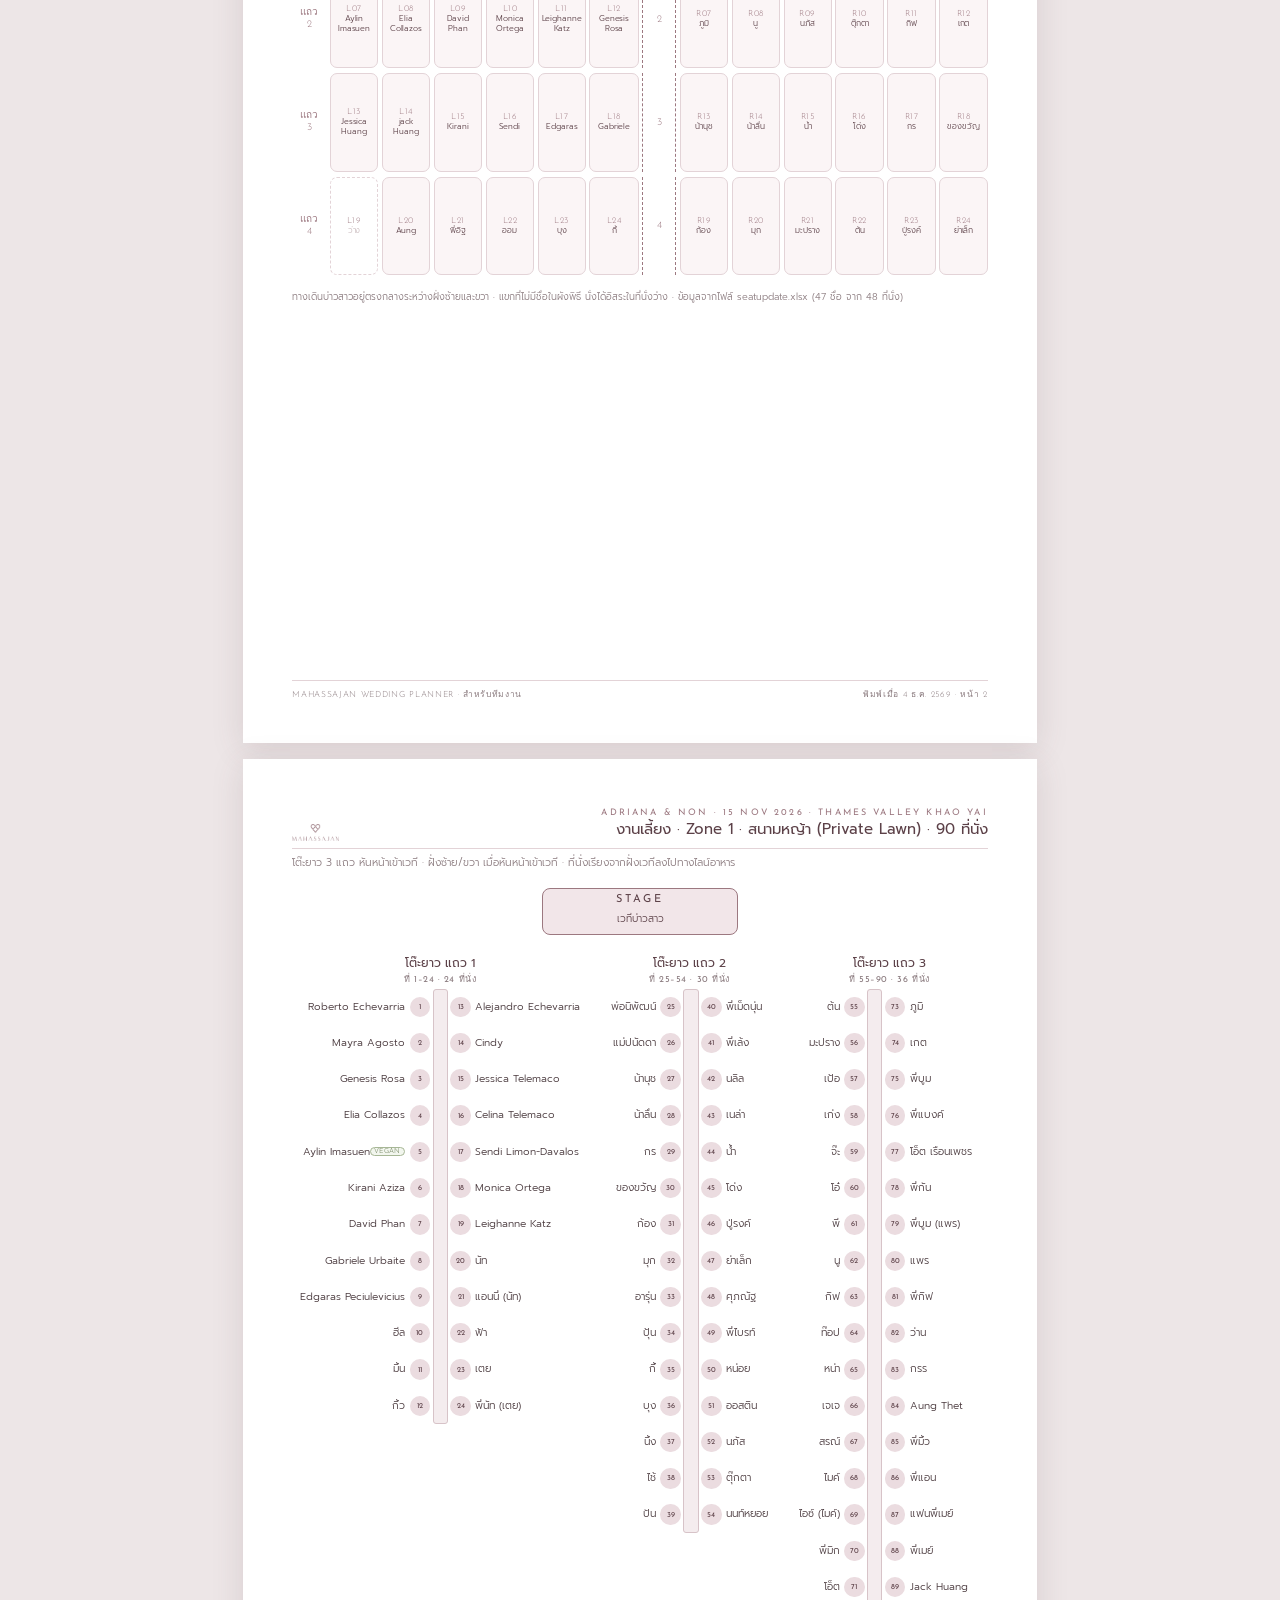
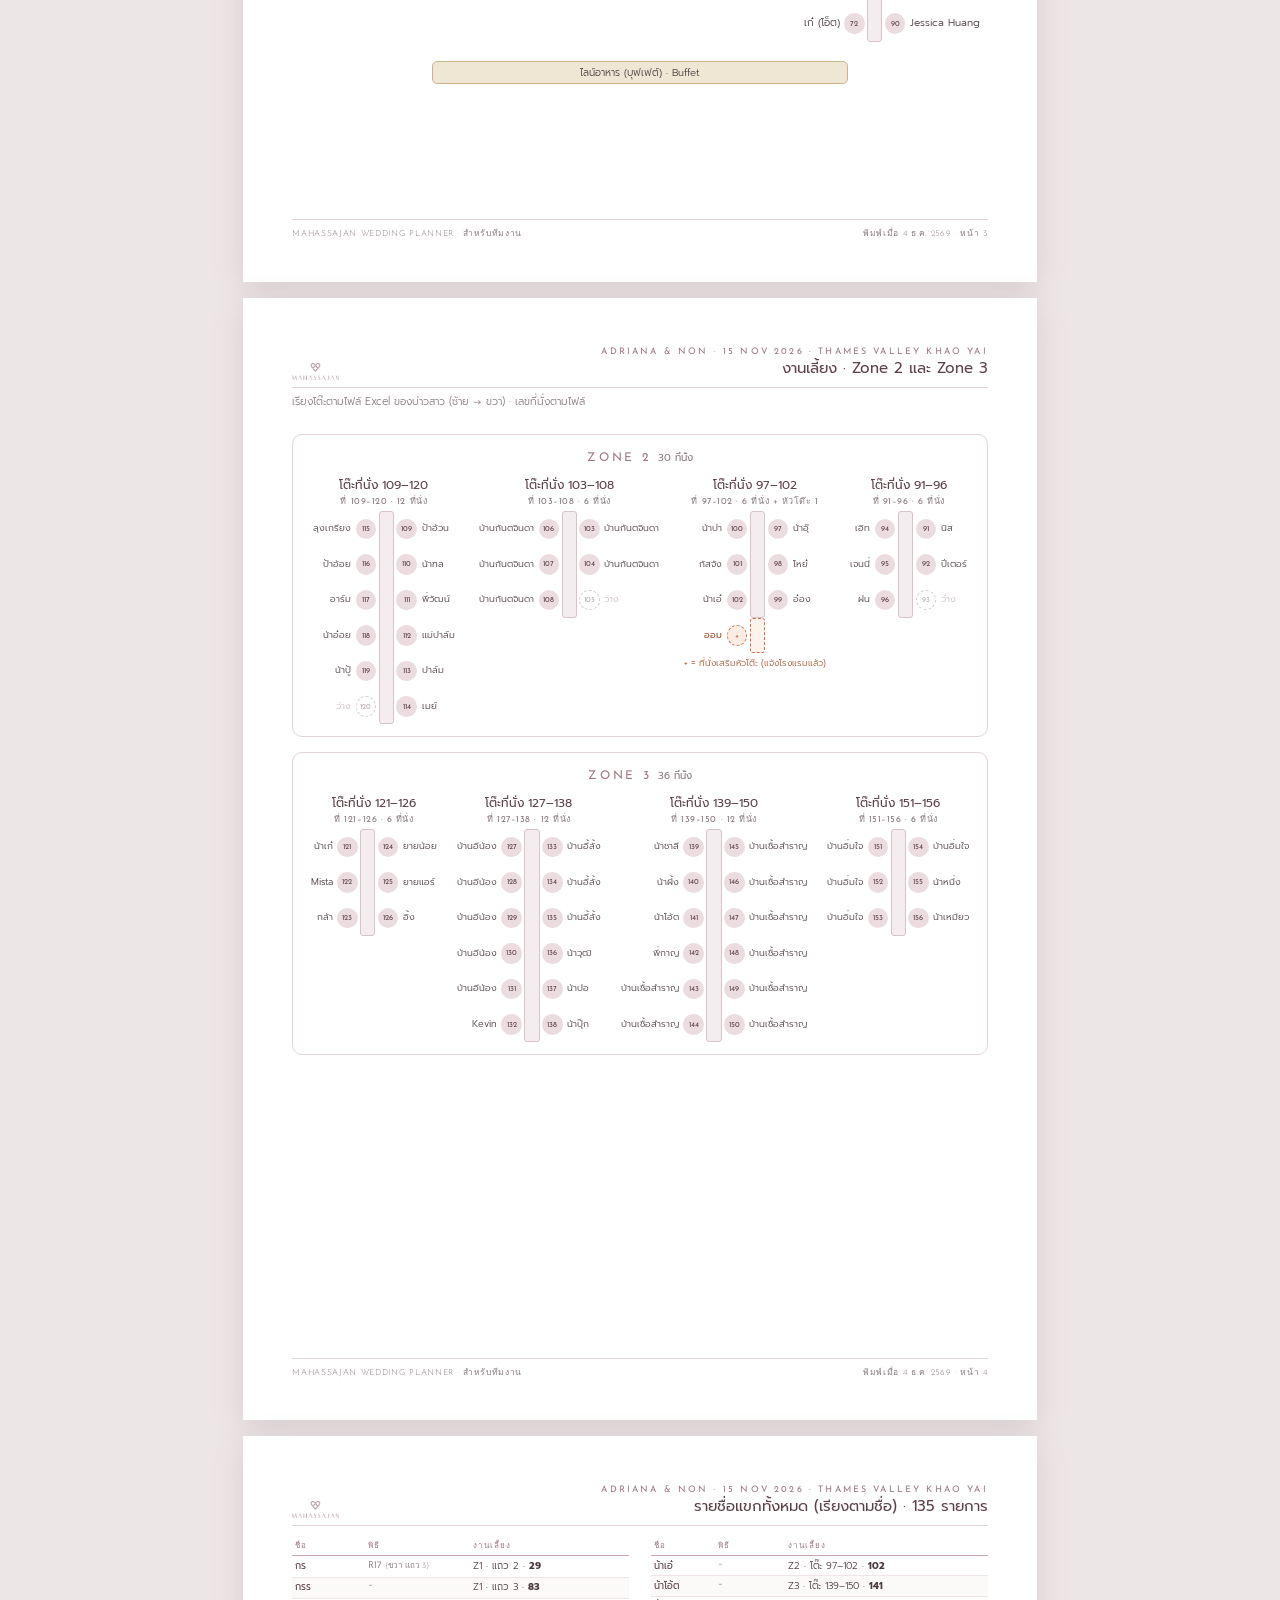
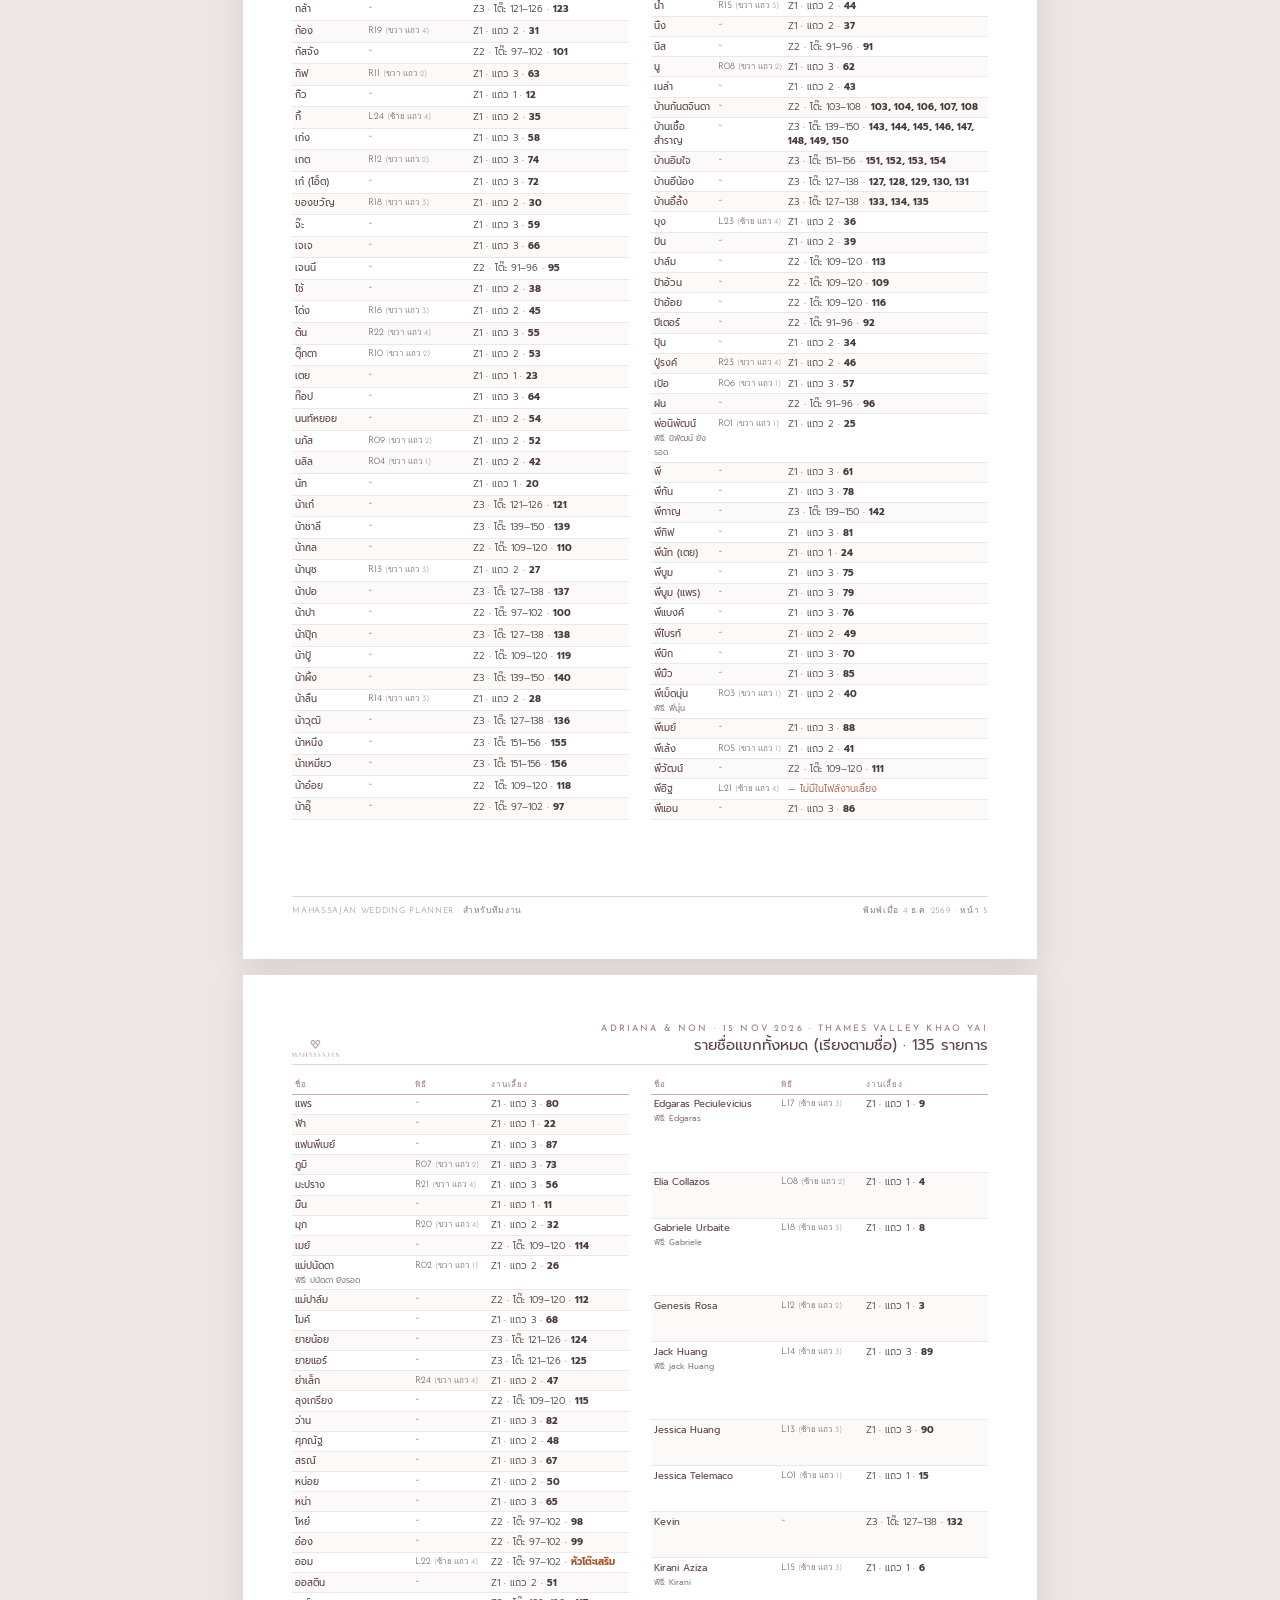
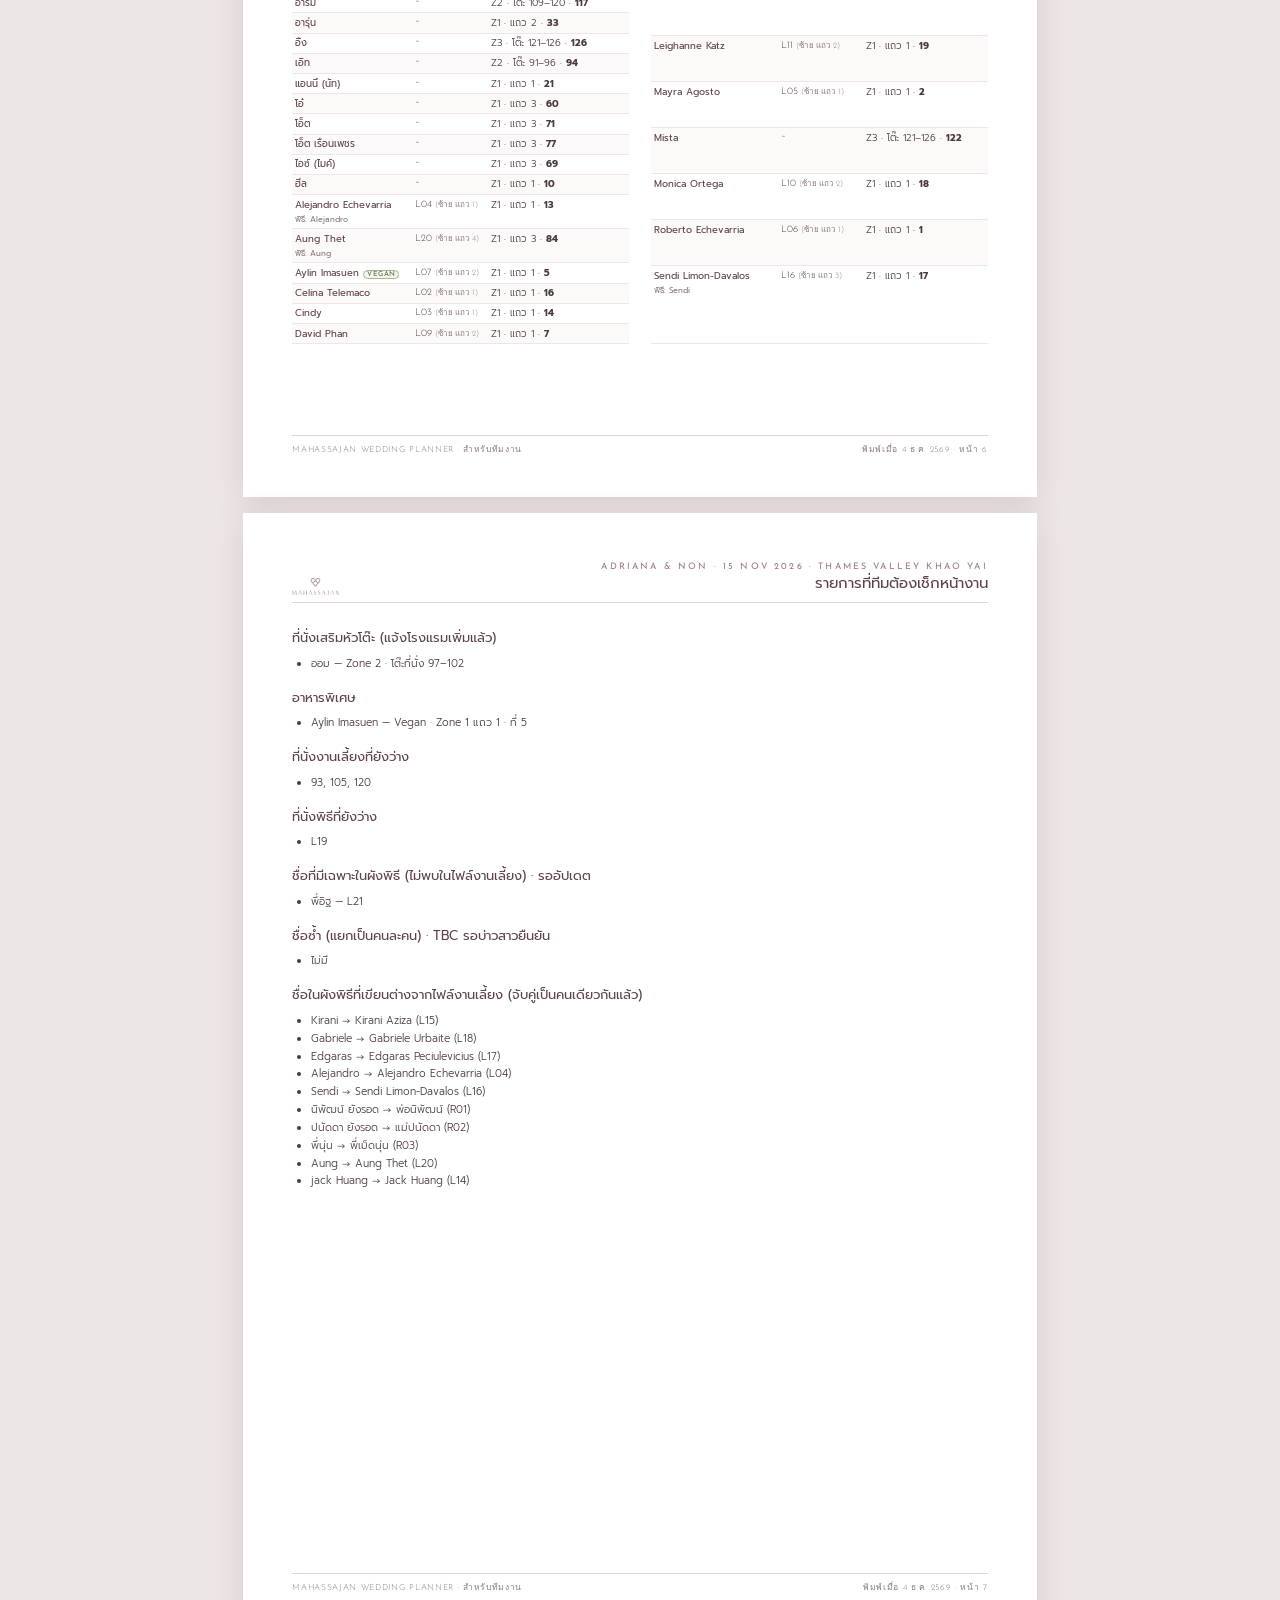
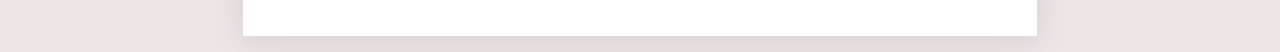
<file: print.html>
<!DOCTYPE html>
<html lang="th">
<head>
<meta charset="utf-8">
<meta name="viewport" content="width=device-width, initial-scale=1">
<meta name="robots" content="noindex">
<title>Adriana &amp; Non · ผังที่นั่งรวม (สำหรับทีมงาน) · Mahassajan</title>
<link rel="preconnect" href="https://fonts.googleapis.com">
<link rel="preconnect" href="https://fonts.gstatic.com" crossorigin>
<link href="https://fonts.googleapis.com/css2?family=Josefin+Sans:wght@300;400;600&family=Pinyon+Script&family=Prompt:wght@300;400;500&family=Cormorant+Garamond:ital,wght@0,400;1,400&display=swap" rel="stylesheet">
<style>
:root{--mauve:#C9A8AF;--mauve-deep:#9C7880;--plum:#5C4148;--ink:#4A3A3E;--muted:#8A7A7E;--ivory:#FBF8F6;--blush:#F4EBEC;--line:#E3D3D7;--accent:#A0785A}
*{box-sizing:border-box;margin:0;padding:0}
body{font-family:'Prompt',sans-serif;font-weight:300;color:var(--ink);background:#EDE6E7;-webkit-print-color-adjust:exact;print-color-adjust:exact}
@page{size:A4 portrait;margin:0}
.bar{position:sticky;top:0;z-index:5;background:var(--plum);color:#fff;display:flex;gap:12px;align-items:center;justify-content:center;flex-wrap:wrap;padding:12px 16px;font-size:14px}
.bar button{font-family:'Prompt';font-size:15px;border:0;border-radius:999px;padding:10px 22px;background:#fff;color:var(--plum);cursor:pointer}
.bar small{opacity:.85}
.page{width:210mm;height:297mm;margin:16px auto;background:#fff;padding:13mm 13mm 11mm;position:relative;overflow:hidden;box-shadow:0 6px 30px rgba(92,65,72,.15);display:flex;flex-direction:column}
@media print{body{background:#fff}.bar{display:none}.page{margin:0;box-shadow:none;page-break-after:always;break-after:page}.page:last-child{page-break-after:auto}}
.ph{display:flex;justify-content:space-between;align-items:flex-end;border-bottom:1px solid var(--line);padding-bottom:7px;margin-bottom:10px}
.ph img{height:17px}
.ph .t{text-align:right}
.ph .t b{display:block;font-family:'Josefin Sans';font-weight:400;letter-spacing:.24em;font-size:9px;text-transform:uppercase;color:var(--mauve-deep)}
.ph .t span{font-size:15px;color:var(--plum);font-weight:400}
.pf{margin-top:auto;padding-top:6px;border-top:1px solid var(--line);display:flex;justify-content:space-between;font-size:8.5px;color:var(--muted);font-family:'Josefin Sans';letter-spacing:.08em}
.sub{font-size:10.5px;color:var(--muted);margin:-4px 0 10px}

/* cover */
.cover{align-items:center;text-align:center}
.cover .logo{height:26px;margin:4mm auto 0}
.cover .ey{font-family:'Josefin Sans';letter-spacing:.32em;font-size:10px;color:var(--mauve-deep);text-transform:uppercase;margin-top:7mm}
.cover h1{font-family:'Pinyon Script',cursive;font-weight:400;font-size:56px;color:var(--plum);line-height:1.15}
.cover h1 span{color:var(--accent);font-size:.6em;padding:0 .1em}
.cover .when{font-family:'Josefin Sans';letter-spacing:.2em;font-size:11px;text-transform:uppercase;color:var(--ink)}
.cover .where{font-size:12px;color:var(--muted);margin-top:2px}
.cover .map{width:92mm;margin:5mm auto 0;border:1px solid var(--line);border-radius:10px;overflow:hidden;background:#FDFBFA}
.cover .map svg{display:block;width:100%;height:auto}
.stats{display:flex;gap:8px;justify-content:center;margin-top:5mm;flex-wrap:wrap}
.stats div{border:1px solid var(--line);border-radius:10px;padding:5px 12px;min-width:30mm}
.stats b{display:block;font-family:'Josefin Sans';font-weight:400;font-size:19px;color:var(--plum)}
.stats small{font-size:9.5px;color:var(--muted)}
.sched{margin-top:4mm;font-size:9.5px;color:var(--ink);columns:2;column-gap:10mm;text-align:left;width:150mm}
.sched div{break-inside:avoid;padding:1.5px 0}
.sched b{font-family:'Josefin Sans';font-weight:400;color:var(--plum);display:inline-block;width:20mm}

/* ceremony */
.stage{margin:2mm auto 0;width:52mm;text-align:center;border:1.2px solid var(--mauve-deep);background:#F2E6E9;border-radius:8px;padding:5px;color:var(--plum)}
.stage b{display:block;font-family:'Josefin Sans';font-weight:400;letter-spacing:.24em;font-size:11px}
.stage small{font-size:10px}
.cer{margin-top:6mm;display:grid;grid-template-columns:9mm repeat(6,1fr) 9mm repeat(6,1fr);gap:5px 3.5px;align-items:stretch}
.cer .rl{display:flex;align-items:center;justify-content:center;font-family:'Josefin Sans';font-size:10px;color:var(--mauve-deep);text-align:center;line-height:1.2}
.cer .ai{display:flex;align-items:center;justify-content:center;border-left:1px dashed var(--mauve-deep);border-right:1px dashed var(--mauve-deep);font-family:'Josefin Sans';font-size:10px;color:var(--mauve-deep)}
.cs{border:1px solid var(--line);border-radius:7px;min-height:26mm;padding:4px 3px;text-align:center;background:#FBF5F6;display:flex;flex-direction:column;justify-content:center}
.cs i{font-style:normal;font-family:'Josefin Sans';font-size:8.5px;color:var(--mauve-deep);letter-spacing:.06em}
.cs span{font-size:8px;line-height:1.25;color:var(--plum);word-break:normal;overflow-wrap:normal;letter-spacing:-.01em}
.cs.v{background:#fff;border-style:dashed}
.cs.v span{color:#C9BABD}
.side-h{display:grid;grid-template-columns:9mm 1fr 9mm 1fr;margin-top:5mm;font-size:10.5px;color:var(--plum);text-align:center}
.side-h small{display:block;font-size:9px;color:var(--muted)}
.note{font-size:9.5px;color:var(--muted);margin-top:4mm;line-height:1.6}

/* long tables */
.lt-wrap{display:flex;justify-content:space-around;align-items:flex-start;gap:4mm;margin-top:5mm}
.lt{display:flex;flex-direction:column;align-items:center}
.lt h4{font-weight:400;font-size:12px;color:var(--plum);text-align:center;margin-bottom:3px}
.lt h4 small{display:block;font-family:'Josefin Sans';font-size:9px;color:var(--muted);letter-spacing:.06em}
.lt .grid{display:grid;grid-template-columns:auto 6mm 4mm 6mm auto;column-gap:1.5px}
.lt .nm{font-size:10.4px;line-height:1;display:flex;align-items:center;white-space:nowrap;color:var(--ink)}
.lt .nm.l{justify-content:flex-end;padding-right:2px;text-align:right}
.lt .nm.r{padding-left:2px}
.lt .nm.v{color:#C9BABD}
.lt .no{display:flex;align-items:center;justify-content:center}
.lt .no b{display:grid;place-items:center;width:5.4mm;height:5.4mm;border-radius:50%;background:#EBDCE0;font-family:'Josefin Sans';font-weight:400;font-size:7.5px;color:var(--plum)}
.lt .no.v b{background:#fff;border:1px dashed #D5C3C7;color:#B9AAAD}
.lt .nm.x{color:#9A4E27;font-weight:400}
.lt .no.x b{background:#FBEDE4;border:1px dashed #C8734A;color:#A8552F}
.veg{font-family:'Josefin Sans';font-size:7px;letter-spacing:.06em;color:#56683F;border:1px solid #A7B796;border-radius:6px;padding:0 3px;background:#F2F6EE}
.tbcp{font-family:'Josefin Sans';font-size:7.5px;color:#9A4E27;border:1px solid #EBC3A8;border-radius:6px;padding:0 3px;background:#FFF4EC}
.lt .tbl.ext{background:#FBF3EC;border:1px dashed #C8734A}
.lt .tbl{background:#F4ECEE;border:1px solid #D7C3C8;border-radius:3px}
.lt .extra{font-size:9px;color:#A8552F;margin-top:3px;text-align:center}
.z1 .grid{grid-auto-rows:9.6mm}
.zz .grid{grid-auto-rows:9.4mm}
.zz .nm{font-size:9.4px}
.zone .lt-wrap{gap:2mm}
.zone{margin-top:4mm;border:1px solid var(--line);border-radius:10px;padding:4mm 3mm 3mm}
.zone h3{font-family:'Josefin Sans';font-weight:400;letter-spacing:.24em;font-size:12px;color:var(--mauve-deep);text-align:center}
.zone h3 small{letter-spacing:0;font-family:'Prompt';font-size:10px;color:var(--muted);margin-left:6px}
.zone .lt-wrap{margin-top:3mm}
.buffet{margin:5mm auto 0;width:110mm;text-align:center;border:1px solid #C9B48E;background:#EFE6D3;border-radius:5px;font-size:10px;padding:3px}

/* list */
table.list{width:100%;border-collapse:collapse;font-size:9.6px}
.cols{display:grid;grid-template-columns:1fr 1fr;gap:6mm}
table.list th{font-weight:400;text-align:left;font-family:'Josefin Sans';letter-spacing:.12em;font-size:8px;text-transform:uppercase;color:var(--mauve-deep);border-bottom:1px solid var(--mauve);padding:3px 3px}
table.list td{padding:2.6px 3px;border-bottom:1px solid #F0E6E8;vertical-align:top}
table.list td.n{color:var(--plum);font-weight:400}
table.list td.c{font-family:'Josefin Sans';white-space:nowrap}
table.list tr:nth-child(even) td{background:#FCF9F9}
.flag{color:#A8552F}
.issues h3{font-weight:400;font-size:13px;color:var(--plum);margin:4mm 0 2mm}
.issues ul{padding-left:5mm;font-size:10.5px;line-height:1.7}
</style>
<link rel="stylesheet" href="plans.css">
</head>
<body>
<div class="bar"><button onclick="window.print()">🖨 พิมพ์ / บันทึกเป็น PDF</button><small>ในหน้าต่างพิมพ์ เลือก Destination: Save as PDF · กระดาษ A4 · เปิด Background graphics</small></div>
<div id="pages"></div>

<script src="data.js"></script>
<script src="plans.js"></script>
<script>
const {D, TBY, buildVenue, cerInfo, CER_CODES} = window.PLAN;
const esc=s=>String(s).replace(/[&<>"]/g,c=>({'&':'&amp;','<':'&lt;','>':'&gt;','"':'&quot;'}[c]));
const bySeat={};D.guests.forEach(g=>g.seats.forEach(s=>bySeat[s]=g));
const byCer={};D.guests.forEach(g=>{if(g.cer)byCer[g.cer]=g;});
const cerName=g=>g.alias.length?g.alias[0]:g.name;   // the name as written in the ceremony file
const unseated=D.guests.filter(g=>g.table&&!g.seats.length);
const pagesEl=document.getElementById('pages');
const today=new Date().toLocaleDateString('th-TH',{day:'numeric',month:'short',year:'numeric'});
let pageNo=0;
function page(title,body,cls=''){
  pageNo++;
  const d=document.createElement('section');d.className='page '+cls;
  d.innerHTML=(cls.includes('cover')?'':`<div class="ph"><img src="img/logo-mauve.png" alt="Mahassajan"><div class="t"><b>Adriana &amp; Non · 15 Nov 2026 · Thames Valley Khao Yai</b><span>${title}</span></div></div>`)
    +body+`<div class="pf"><span>MAHASSAJAN WEDDING PLANNER · สำหรับทีมงาน</span><span>พิมพ์เมื่อ ${today} · หน้า ${pageNo}</span></div>`;
  pagesEl.appendChild(d);return d;
}

/* ---------- 1. Cover ---------- */
const recCount=D.guests.reduce((a,g)=>a+g.seats.length,0), capAll=D.tables.reduce((a,t)=>a+t.cap,0);
const cerCount=Object.values(D.ceremony).filter(Boolean).length;
const zoneSum=z=>{const ts=D.tables.filter(t=>t.zone===z);return `${ts.reduce((a,t)=>a+t.cap,0)}`;};
const cov=page('', `
  <img class="logo" src="img/logo-mauve.png" alt="Mahassajan">
  <div class="ey">Seating plan · ผังที่นั่งรวม</div>
  <h1>Adriana<span>&amp;</span>Non</h1>
  <div class="when">Sunday · 15 November 2026</div>
  <div class="where">Thames Valley Khao Yai · โรงแรมเทมส์ วัลลีย์ เขาใหญ่</div>
  <div class="stats">
    <div><b>${cerCount}/${CER_CODES.length}</b><small>ที่นั่งพิธี (มีชื่อ)</small></div>
    <div><b>${recCount}/${capAll}</b><small>ที่นั่งงานเลี้ยง (มีชื่อ)</small></div>
    <div><b>${zoneSum('1')} · ${zoneSum('2')} · ${zoneSum('3')}</b><small>Zone 1 · Zone 2 · Zone 3</small></div>
  </div>
  <div class="map" id="cov-map"></div>
  <div class="sched">
    <div><b>16:00</b>ต้อนรับแขก · Guest Arrival</div><div><b>16:30</b>พิธีแลกคำมั่นสัญญา · Vows</div>
    <div><b>17:00</b>ถ่ายภาพ &amp; Cocktail Hour</div><div><b>18:30</b>งานเลี้ยง &amp; First Dance</div>
    <div><b>18:45</b>Father–Daughter Dance</div><div><b>19:00</b>Thank-you Speeches</div>
    <div><b>19:09</b>Dinner (บุฟเฟต์ไทย)</div><div><b>20:00</b>Cake Cutting</div>
    <div><b>21:00–23:00</b>Afterparty</div>
  </div>`,'cover');
cov.querySelector('#cov-map').appendChild(buildVenue());

/* ---------- 2. Ceremony ---------- */
let cg='';
for(let r=1;r<=4;r++){
  cg+=`<div class="rl">แถว<br>${r}</div>`;
  for(let k=1;k<=6;k++){const c='L'+String((r-1)*6+k).padStart(2,'0'),g=byCer[c];
    cg+=`<div class="cs${g?'':' v'}"><i>${c}</i><span>${g?esc(cerName(g)):'ว่าง'}</span></div>`;}
  cg+=`<div class="ai">${r}</div>`;
  for(let k=1;k<=6;k++){const c='R'+String((r-1)*6+k).padStart(2,'0'),g=byCer[c];
    cg+=`<div class="cs${g?'':' v'}"><i>${c}</i><span>${g?esc(cerName(g)):'ว่าง'}</span></div>`;}
}
page('ผังที่นั่งพิธีแลกคำมั่นสัญญา · 16:30',`
  <div class="sub">มุมมองจากด้านหลังแถว หันหน้าเข้าเวที · แถว 1 อยู่ใกล้เวทีที่สุด · L06 และ R01 ติดทางเดินกลาง</div>
  <div class="stage"><b>STAGE</b><small>เวทีบ่าวสาว</small></div>
  <div class="side-h"><span></span><span>ฝั่งซ้าย<small>Left · L01 (ริมนอก) → L06 (ติดทางเดิน)</small></span><span></span><span>ฝั่งขวา<small>Right · R01 (ติดทางเดิน) → R06 (ริมนอก)</small></span></div>
  <div class="cer">${cg}</div>
  <div class="note">ทางเดินบ่าวสาวอยู่ตรงกลางระหว่างฝั่งซ้ายและขวา · แขกที่ไม่มีชื่อในผังพิธี นั่งได้อิสระในที่นั่งว่าง · ข้อมูลจากไฟล์ seatupdate.xlsx (${cerCount} ชื่อ จาก ${CER_CODES.length} ที่นั่ง)</div>`);

/* ---------- long-table renderer ---------- */
function ltHTML(t,title){
  const n=Math.max(t.left.length+t.extraL.length,t.right.length+t.extraR.length);let g='';
  const nm=x=>esc(x.name)+(x.tbc?' <span class="tbcp">TBC</span>':'')+(x.diet?' <span class="veg">VEGAN</span>':'');
  const cell=(side,i)=>{
    const col=side==='L'?t.left:t.right, ex=side==='L'?t.extraL:t.extraR;
    let no,name,cls='';
    if(i<col.length){const s=col[i],x=bySeat[s];no=s;name=x?nm(x):'ว่าง';if(!x)cls=' v';}
    else if(i-col.length<ex.length){no='+';name=nm(ex[i-col.length]);cls=' x';}
    else return '<div></div><div></div>';
    const N=`<div class="nm ${side==='L'?'l':'r'}${cls}">${name}</div>`, B=`<div class="no${cls}"><b>${no}</b></div>`;
    return side==='L'?N+B:B+N;
  };
  for(let i=0;i<n;i++) g+=cell('L',i)+(i===0?`<div class="tbl" style="grid-row:1/span ${t.rows};grid-column:3"></div>`+(n>t.rows?`<div class="tbl ext" style="grid-row:${t.rows+1}/span ${n-t.rows};grid-column:3"></div>`:''):'')+cell('R',i);
  const nx=t.extraL.length+t.extraR.length, all=[...t.left,...t.right];
  return `<div class="lt"><h4>${title}<small>ที่ ${Math.min(...all)}–${Math.max(...all)} · ${t.cap} ที่นั่ง${nx?` + หัวโต๊ะ ${nx}`:''}</small></h4><div class="grid">${g}</div>${nx?`<div class="extra">+ = ที่นั่งเสริมหัวโต๊ะ (แจ้งโรงแรมแล้ว)</div>`:''}</div>`;
}
// grid placement: left name col 1, left no col 2, table col 3, right no col 4, right name col 5 — rows auto-flow fill in order
const fixGrid=root=>root.querySelectorAll('.lt .grid').forEach(gr=>{let row=1,col=1;
  [...gr.children].forEach(c=>{if(c.classList.contains('tbl'))return;c.style.gridRow=row;c.style.gridColumn=col===3?4:col;col=col===2?4:col+1;if(col>5){col=1;row++;}});});

/* ---------- 3. Zone 1 ---------- */
const z1=page('งานเลี้ยง · Zone 1 · สนามหญ้า (Private Lawn) · 90 ที่นั่ง',`
  <div class="sub">โต๊ะยาว 3 แถว หันหน้าเข้าเวที · ฝั่งซ้าย/ขวา เมื่อหันหน้าเข้าเวที · ที่นั่งเรียงจากฝั่งเวทีลงไปทางไลน์อาหาร</div>
  <div class="stage"><b>STAGE</b><small>เวทีบ่าวสาว</small></div>
  <div class="lt-wrap z1">${D.tables.filter(t=>t.zone==='1').map(t=>ltHTML(t,'โต๊ะยาว '+t.label)).join('')}</div>
  <div class="buffet">ไลน์อาหาร (บุฟเฟต์) · Buffet</div>`);
fixGrid(z1);

/* ---------- 4. Zone 2 + 3 ---------- */
const zz=page('งานเลี้ยง · Zone 2 และ Zone 3',`
  <div class="sub">เรียงโต๊ะตามไฟล์ Excel ของบ่าวสาว (ซ้าย → ขวา) · เลขที่นั่งตามไฟล์</div>
  ${['2','3'].map(z=>`<div class="zone"><h3>ZONE ${z}<small>${zoneSum(z)} ที่นั่ง</small></h3>
    <div class="lt-wrap zz">${D.tables.filter(t=>t.zone===z).map(t=>ltHTML(t,t.label)).join('')}</div></div>`).join('')}`);
fixGrid(zz);

/* ---------- 5. Guest list A–Z ---------- */
const rows=[...D.guests].sort((a,b)=>a.name.localeCompare(b.name,'th'));
function recTxt(g){const t=TBY[g.table];if(!t)return '<span class="flag">— ไม่มีในไฟล์งานเลี้ยง</span>';
  const s=g.seats.length?g.seats.join(', '):'<span class="flag">หัวโต๊ะเสริม</span>';
  return `Z${t.zone} · ${t.zone==='1'?t.label:'โต๊ะ '+Math.min(...t.left,...t.right)+'–'+Math.max(...t.left,...t.right)} · <b>${s}</b>`;}
function cerTxt(g){if(!g.cer)return '–';const c=cerInfo(g.cer);return `${g.cer} <small style="color:var(--muted)">(${c.sideTh} แถว ${c.row})</small>`;}
const per=40;
for(let i=0;i<rows.length;i+=per*2){
  const mk=arr=>`<table class="list"><thead><tr><th>ชื่อ</th><th>พิธี</th><th>งานเลี้ยง</th></tr></thead><tbody>${arr.map(g=>`<tr><td class="n">${esc(g.name)}${g.tbc?' <span class="tbcp">TBC</span>':''}${g.diet?' <span class="veg">VEGAN</span>':''}${g.alias.length?`<br><small style="color:var(--muted)">พิธี: ${esc(g.alias.join(', '))}</small>`:''}</td><td class="c">${cerTxt(g)}</td><td>${recTxt(g)}</td></tr>`).join('')}</tbody></table>`;
  page('รายชื่อแขกทั้งหมด (เรียงตามชื่อ) · '+rows.length+' รายการ',`<div class="cols">${mk(rows.slice(i,i+per))}${mk(rows.slice(i+per,i+per*2))}</div>`);
}

/* ---------- 6. Checklist ---------- */
const emptyRec=[];for(let s=1;s<=capAll;s++)if(!bySeat[s])emptyRec.push(s);
const emptyCer=CER_CODES.filter(c=>!D.ceremony[c]);
const cerOnly=D.guests.filter(g=>!g.table);
const dupNames=Object.entries(D.guests.reduce((m,g)=>(m[g.name]=(m[g.name]||0)+1,m),{})).filter(([,n])=>n>1).map(([n])=>n);
const aliasList=D.guests.filter(g=>g.alias.length);
page('รายการที่ทีมต้องเช็กหน้างาน',`<div class="issues">
  <h3>ที่นั่งเสริมหัวโต๊ะ (แจ้งโรงแรมเพิ่มแล้ว)</h3>
  <ul>${unseated.map(g=>`<li>${esc(g.name)} — Zone ${TBY[g.table].zone} · ${TBY[g.table].label}</li>`).join('')||'<li>ไม่มี</li>'}</ul>
  <h3>อาหารพิเศษ</h3><ul>${D.guests.filter(g=>g.diet).map(g=>`<li>${esc(g.name)} — ${g.diet} · Zone ${TBY[g.table].zone} ${TBY[g.table].label} · ที่ ${g.seats.join(', ')}</li>`).join('')||'<li>ไม่มี</li>'}</ul>
  <h3>ที่นั่งงานเลี้ยงที่ยังว่าง</h3><ul><li>${emptyRec.join(', ')||'ไม่มี'}</li></ul>
  <h3>ที่นั่งพิธีที่ยังว่าง</h3><ul><li>${emptyCer.join(', ')||'ไม่มี'}</li></ul>
  <h3>ชื่อที่มีเฉพาะในผังพิธี (ไม่พบในไฟล์งานเลี้ยง) · รออัปเดต</h3><ul>${cerOnly.map(g=>`<li>${esc(g.name)} — ${g.cer}</li>`).join('')||'<li>ไม่มี</li>'}</ul>
  <h3>ชื่อซ้ำ (แยกเป็นคนละคน) · TBC รอบ่าวสาวยืนยัน</h3><ul>${dupNames.map(n=>`<li>${esc(n)} — ที่ ${D.guests.filter(g=>g.name===n).map(g=>g.seats.join(',')).join(' และ ')}</li>`).join('')||'<li>ไม่มี</li>'}</ul>
  <h3>ชื่อในผังพิธีที่เขียนต่างจากไฟล์งานเลี้ยง (จับคู่เป็นคนเดียวกันแล้ว)</h3><ul>${aliasList.map(g=>`<li>${esc(g.alias.join(', '))} → ${esc(g.name)} (${g.cer})</li>`).join('')}</ul>
</div>`);
</script>
</body>
</html>
</file>
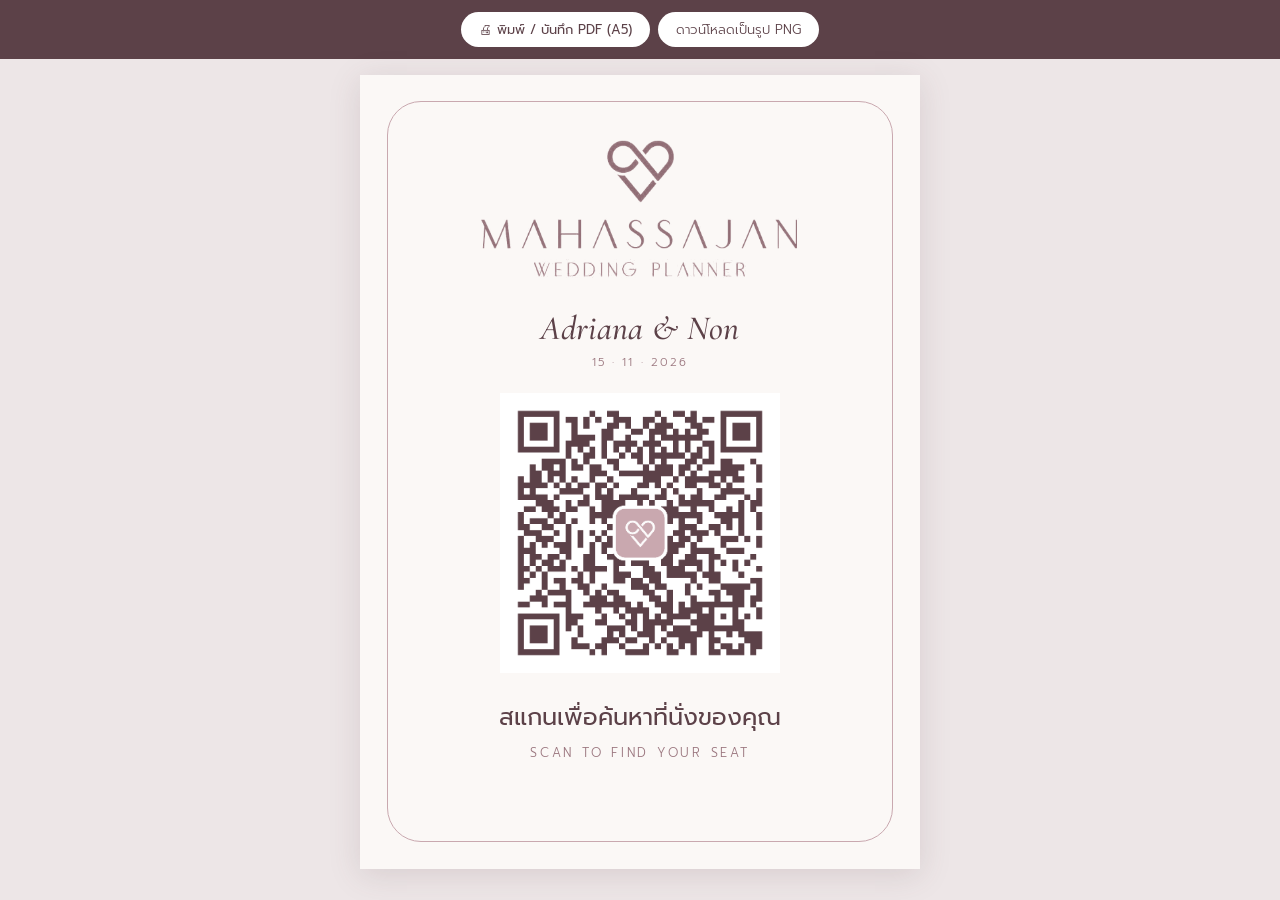
<file: qr-card.html>
<!DOCTYPE html>
<html lang="th">
<head>
<meta charset="utf-8">
<meta name="viewport" content="width=device-width, initial-scale=1">
<meta name="robots" content="noindex">
<title>QR card · Adriana &amp; Non · Mahassajan</title>
<link rel="preconnect" href="https://fonts.googleapis.com">
<link rel="preconnect" href="https://fonts.gstatic.com" crossorigin>
<link href="https://fonts.googleapis.com/css2?family=Cormorant+Garamond:ital,wght@1,500&family=Prompt:wght@300;400&display=swap" rel="stylesheet">
<style>
*{box-sizing:border-box;margin:0;padding:0}
body{font-family:'Prompt',sans-serif;font-weight:300;background:#EDE6E7;color:#5C4148;-webkit-print-color-adjust:exact;print-color-adjust:exact}
@page{size:A5 portrait;margin:0}
.bar{text-align:center;padding:12px;background:#5C4148;color:#fff;font-size:13px}
.bar button,.bar a{font-family:'Prompt';border:0;border-radius:999px;padding:8px 18px;margin:0 4px;cursor:pointer;color:#5C4148;background:#fff;text-decoration:none;font-size:13px;display:inline-block}
.sheet{width:148mm;height:210mm;margin:16px auto;background:#FBF8F6;padding:7mm;box-shadow:0 6px 30px rgba(92,65,72,.15)}
.card{height:100%;border:1.6px solid #C9A8AF;border-radius:9mm;display:flex;flex-direction:column;align-items:center;padding:10mm 10mm 0;text-align:center}
.heart{width:18mm}
.word{width:84mm;margin-top:4mm}
.tag{width:56mm;margin-top:2.6mm}
.names{font-family:'Cormorant Garamond',serif;font-style:italic;font-weight:500;font-size:34px;color:#5C4148;margin-top:8mm;letter-spacing:.01em}
.date{font-size:11.5px;color:#9C7880;letter-spacing:.18em;margin-top:1mm}
.qr{width:74mm;margin-top:6mm}
.th{font-size:24px;font-weight:400;margin-top:7mm;color:#5C4148}
.en{font-size:12.5px;letter-spacing:.22em;color:#9C7880;margin-top:2mm}
@media print{body{background:#fff}.bar{display:none}.sheet{margin:0;box-shadow:none}}
</style>
</head>
<body>
<div class="bar"><button onclick="window.print()">🖨 พิมพ์ / บันทึก PDF (A5)</button><a href="img/qr-card.png" download="AdrianaNon-QR-card.png">ดาวน์โหลดเป็นรูป PNG</a></div>
<div class="sheet"><div class="card">
  <img class="heart" src="img/heart-mauve.png" alt="">
  <img class="word" src="img/wordmark-mauve.png" alt="MAHASSAJAN">
  <img class="tag" src="img/tagline-mauve.png" alt="WEDDING PLANNER">
  <div class="names">Adriana &amp; Non</div>
  <div class="date">15 · 11 · 2026</div>
  <img class="qr" src="img/qr-site.png" alt="QR to the guest page">
  <div class="th">สแกนเพื่อค้นหาที่นั่งของคุณ</div>
  <div class="en">SCAN TO FIND YOUR SEAT</div>
</div></div>
</body>
</html>
</file>
<file: plans.css>
/* shared SVG plan styles (index.html + print.html) */
:root{--mauve:#C9A8AF;--mauve-deep:#9C7880;--plum:#5C4148;--muted:#8A7A7E;--accent:#A0785A}
.lawn{fill:#E4EBDA;stroke:#C9D5BC;stroke-width:1.5}
.water{fill:none;stroke:#D3E3E6;stroke-width:30;stroke-linecap:round}
.water-lbl{font-family:'Cormorant Garamond',serif;font-style:italic;font-size:15px;fill:#6E8C93;text-anchor:middle}
.feat{fill:#fff;stroke:#D8C6CA;stroke-width:1}
.feat.entry{fill:#F6EEE6;stroke:var(--accent)}
.f-en{font-family:'Josefin Sans';font-size:11px;letter-spacing:.06em;fill:var(--plum);text-anchor:middle}
.f-th{font-family:'Prompt';font-size:9.5px;fill:var(--muted);text-anchor:middle}
.stage{fill:#EAD8DC;stroke:var(--mauve-deep);stroke-width:1.2}
.st-en{font-family:'Josefin Sans';font-size:12px;letter-spacing:.2em;fill:var(--plum);text-anchor:middle}
.st-th{font-family:'Prompt';font-size:11px;fill:var(--plum);text-anchor:middle}
.buffet{fill:#EFE6D3;stroke:#C9B48E;stroke-width:1}
.zone-box{fill:#F7F1EE;stroke:#DCCBCF;stroke-width:1.2}
.zone-lbl{font-family:'Josefin Sans';font-size:13px;letter-spacing:.24em;fill:var(--mauve-deep);text-anchor:middle}
.tb{fill:#fff;stroke:#BFA9AE;stroke-width:1}
.tb-name{font-family:'Prompt';font-size:12px;fill:var(--plum);text-anchor:middle}
.tb-sub{font-family:'Josefin Sans';font-size:10px;fill:var(--muted);text-anchor:middle}
.ch{fill:#fff;stroke:#CDB8BD;stroke-width:1}
.ch.taken{fill:#E6D3D7;stroke:#CDB0B7}
.ch-n{font-family:'Josefin Sans';font-size:6.5px;fill:#9E888D;text-anchor:middle;dominant-baseline:central;pointer-events:none}
.tg.dim{opacity:.35}
.tg.hl .tb{fill:var(--plum);stroke:var(--plum)}
.tg.hl .ch.taken{fill:var(--mauve);stroke:var(--mauve-deep)}
.tg.hl .ch-n{fill:#fff}
.tg.hl .tb-name{font-weight:500}
.ring{fill:none;stroke:var(--mauve-deep);stroke-width:1.4;stroke-dasharray:4 3}
.cc{fill:#fff;stroke:#CDB8BD;stroke-width:1}
.cc.taken{fill:#E6D3D7;stroke:#CDB0B7}
.aisle{stroke:var(--mauve-deep);stroke-width:1.2;stroke-dasharray:5 4}
.row-n{font-family:'Josefin Sans';font-size:10px;fill:var(--mauve-deep);text-anchor:middle}
.me-seat{fill:var(--accent);stroke:#fff;stroke-width:1.5}
.pulse{fill:none;stroke:var(--accent);stroke-width:1.6;animation:pulse 1.6s ease-out infinite;transform-box:fill-box;transform-origin:center}
@keyframes pulse{0%{opacity:.9;transform:scale(1)}100%{opacity:0;transform:scale(3.2)}}

.tb.ext{fill:#FBF3EC;stroke:#C8734A;stroke-dasharray:3 2}
.ch.extra{fill:#FBEDE4;stroke:#C8734A;stroke-width:1.2;stroke-dasharray:2.5 2}
.tg.hl .tb.ext{fill:#FBF3EC;stroke:#C8734A;stroke-dasharray:3 2}
.ch.extra{fill:#F6D9C6;stroke:#A8552F}
</file>
